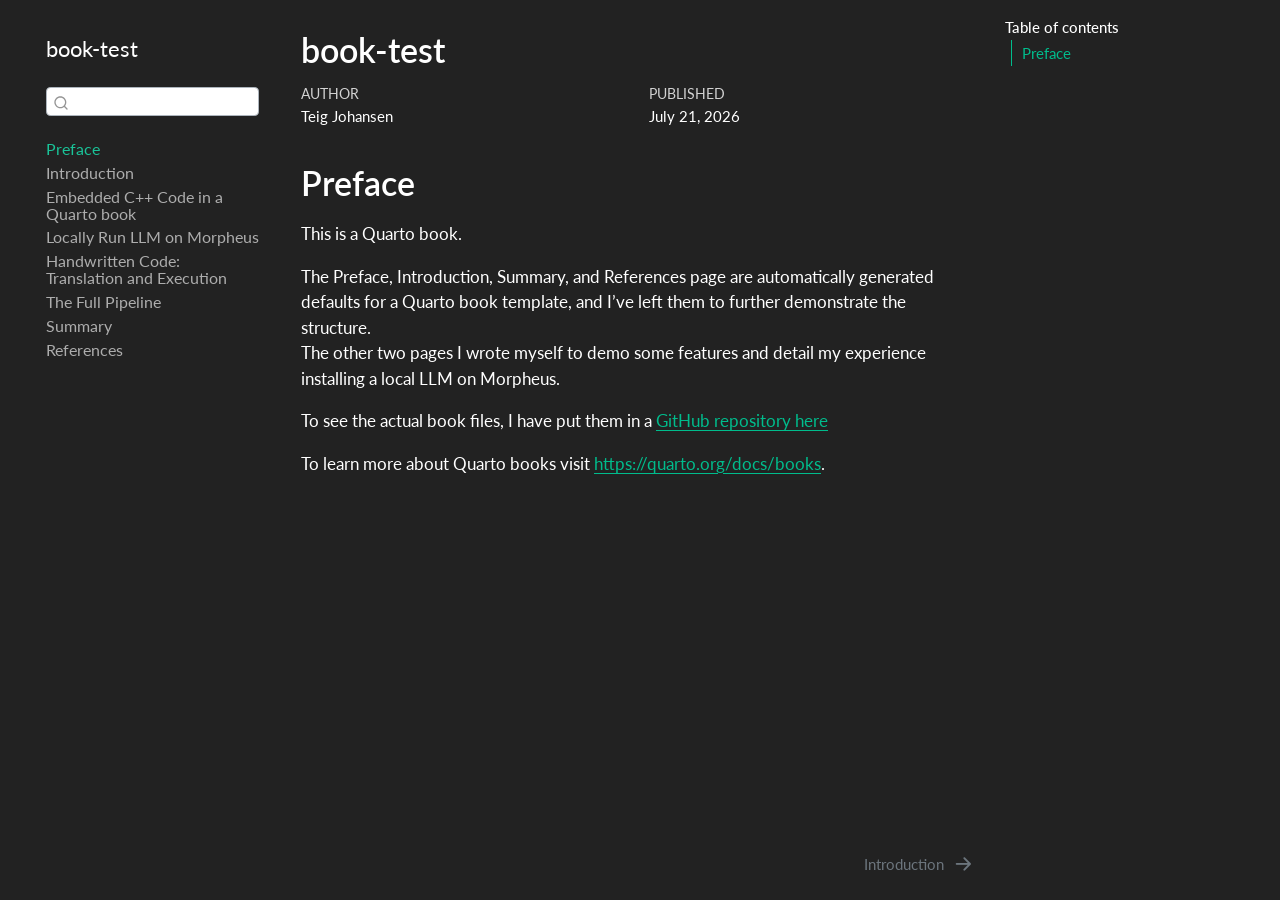
<file: _book/index.html>
<!DOCTYPE html>
<html xmlns="http://www.w3.org/1999/xhtml" lang="en" xml:lang="en"><head>

<meta charset="utf-8">
<meta name="generator" content="quarto-1.9.37">

<meta name="viewport" content="width=device-width, initial-scale=1.0, user-scalable=yes">

<meta name="author" content="Teig Johansen">
<meta name="dcterms.date" content="2026-07-21">

<title>book-test</title>
<style>
/* Default styles provided by pandoc.
** See https://pandoc.org/MANUAL.html#variables-for-html for config info.
*/
code{white-space: pre-wrap;}
span.smallcaps{font-variant: small-caps;}
div.columns{display: flex; gap: min(4vw, 1.5em);}
div.column{flex: auto; overflow-x: auto;}
div.hanging-indent{margin-left: 1.5em; text-indent: -1.5em;}
ul.task-list{list-style: none;}
ul.task-list li input[type="checkbox"] {
  width: 0.8em;
  margin: 0 0.8em 0.2em -1em; /* quarto-specific, see https://github.com/quarto-dev/quarto-cli/issues/4556 */ 
  vertical-align: middle;
}
</style>


<script src="site_libs/quarto-nav/quarto-nav.js"></script>
<script src="site_libs/quarto-nav/headroom.min.js"></script>
<script src="site_libs/clipboard/clipboard.min.js"></script>
<script src="site_libs/quarto-search/autocomplete.umd.js"></script>
<script src="site_libs/quarto-search/fuse.min.js"></script>
<script src="site_libs/quarto-search/quarto-search.js"></script>
<meta name="quarto:offset" content="./">
<link href="./intro.html" rel="next">
<script src="site_libs/quarto-html/quarto.js" type="module"></script>
<script src="site_libs/quarto-html/tabsets/tabsets.js" type="module"></script>
<script src="site_libs/quarto-html/popper.min.js"></script>
<script src="site_libs/quarto-html/tippy.umd.min.js"></script>
<script src="site_libs/quarto-html/anchor.min.js"></script>
<link href="site_libs/quarto-html/tippy.css" rel="stylesheet">
<link href="site_libs/quarto-html/quarto-syntax-highlighting-dark-d0ae9245876894da5ac7e18953ecc5cc.css" rel="stylesheet" id="quarto-text-highlighting-styles">
<script src="site_libs/bootstrap/bootstrap.min.js"></script>
<link href="site_libs/bootstrap/bootstrap-icons.css" rel="stylesheet">
<link href="site_libs/bootstrap/bootstrap-ebbe2af21149f8b601cc8cccd0f7b055.min.css" rel="stylesheet" append-hash="true" id="quarto-bootstrap" data-mode="dark">
<script id="quarto-search-options" type="application/json">{
  "location": "sidebar",
  "copy-button": false,
  "collapse-after": 3,
  "panel-placement": "start",
  "type": "textbox",
  "limit": 50,
  "keyboard-shortcut": [
    "f",
    "/",
    "s"
  ],
  "show-item-context": false,
  "language": {
    "search-no-results-text": "No results",
    "search-matching-documents-text": "matching documents",
    "search-copy-link-title": "Copy link to search",
    "search-hide-matches-text": "Hide additional matches",
    "search-more-match-text": "more match in this document",
    "search-more-matches-text": "more matches in this document",
    "search-clear-button-title": "Clear",
    "search-text-placeholder": "",
    "search-detached-cancel-button-title": "Cancel",
    "search-submit-button-title": "Submit",
    "search-label": "Search"
  }
}</script>


</head>

<body class="nav-sidebar floating quarto-light">

<div id="quarto-search-results"></div>
  <header id="quarto-header" class="headroom fixed-top">
  <nav class="quarto-secondary-nav">
    <div class="container-fluid d-flex">
      <button type="button" class="quarto-btn-toggle btn" data-bs-toggle="collapse" role="button" data-bs-target=".quarto-sidebar-collapse-item" aria-controls="quarto-sidebar" aria-expanded="false" aria-label="Toggle sidebar navigation" onclick="if (window.quartoToggleHeadroom) { window.quartoToggleHeadroom(); }">
        <i class="bi bi-layout-text-sidebar-reverse"></i>
      </button>
        <nav class="quarto-page-breadcrumbs" aria-label="breadcrumb"><ol class="breadcrumb"><li class="breadcrumb-item"><a href="./index.html">Preface</a></li></ol></nav>
        <a class="flex-grow-1" role="navigation" data-bs-toggle="collapse" data-bs-target=".quarto-sidebar-collapse-item" aria-controls="quarto-sidebar" aria-expanded="false" aria-label="Toggle sidebar navigation" onclick="if (window.quartoToggleHeadroom) { window.quartoToggleHeadroom(); }">      
        </a>
      <button type="button" class="btn quarto-search-button" aria-label="Search" onclick="window.quartoOpenSearch();">
        <i class="bi bi-search"></i>
      </button>
    </div>
  </nav>
</header>
<!-- content -->
<div id="quarto-content" class="quarto-container page-columns page-rows-contents page-layout-article">
<!-- sidebar -->
  <nav id="quarto-sidebar" class="sidebar collapse collapse-horizontal quarto-sidebar-collapse-item sidebar-navigation floating overflow-auto">
    <div class="pt-lg-2 mt-2 text-left sidebar-header">
    <div class="sidebar-title mb-0 py-0">
      <a href="./">book-test</a> 
    </div>
      </div>
        <div class="mt-2 flex-shrink-0 align-items-center">
        <div class="sidebar-search">
        <div id="quarto-search" class="" title="Search"></div>
        </div>
        </div>
    <div class="sidebar-menu-container"> 
    <ul class="list-unstyled mt-1">
        <li class="sidebar-item">
  <div class="sidebar-item-container"> 
  <a href="./index.html" class="sidebar-item-text sidebar-link active">
 <span class="menu-text">Preface</span></a>
  </div>
</li>
        <li class="sidebar-item">
  <div class="sidebar-item-container"> 
  <a href="./intro.html" class="sidebar-item-text sidebar-link">
 <span class="menu-text">Introduction</span></a>
  </div>
</li>
        <li class="sidebar-item">
  <div class="sidebar-item-container"> 
  <a href="./embedded-cpp-demo.html" class="sidebar-item-text sidebar-link">
 <span class="menu-text">Embedded C++ Code in a Quarto book</span></a>
  </div>
</li>
        <li class="sidebar-item">
  <div class="sidebar-item-container"> 
  <a href="./local-llm-morpheus-install.html" class="sidebar-item-text sidebar-link">
 <span class="menu-text">Locally Run LLM on Morpheus</span></a>
  </div>
</li>
        <li class="sidebar-item">
  <div class="sidebar-item-container"> 
  <a href="./handwriting-to-code.html" class="sidebar-item-text sidebar-link">
 <span class="menu-text">Handwritten Code: Translation and Execution</span></a>
  </div>
</li>
        <li class="sidebar-item">
  <div class="sidebar-item-container"> 
  <a href="./handwritten-code-pipeline.html" class="sidebar-item-text sidebar-link">
 <span class="menu-text">The Full Pipeline</span></a>
  </div>
</li>
        <li class="sidebar-item">
  <div class="sidebar-item-container"> 
  <a href="./summary.html" class="sidebar-item-text sidebar-link">
 <span class="menu-text">Summary</span></a>
  </div>
</li>
        <li class="sidebar-item">
  <div class="sidebar-item-container"> 
  <a href="./references.html" class="sidebar-item-text sidebar-link">
 <span class="menu-text">References</span></a>
  </div>
</li>
    </ul>
    </div>
</nav>
<div id="quarto-sidebar-glass" class="quarto-sidebar-collapse-item" data-bs-toggle="collapse" data-bs-target=".quarto-sidebar-collapse-item"></div>
<!-- margin-sidebar -->
    <div id="quarto-margin-sidebar" class="sidebar margin-sidebar">
        <nav id="TOC" role="doc-toc" class="toc-active">
    <h2 id="toc-title">Table of contents</h2>
   
  <ul>
  <li><a href="#preface" id="toc-preface" class="nav-link active" data-scroll-target="#preface">Preface</a></li>
  </ul>
</nav>
    </div>
<!-- main -->
<main class="content" id="quarto-document-content">

<header id="title-block-header" class="quarto-title-block default">
<div class="quarto-title">
<h1 class="title">book-test</h1>
</div>



<div class="quarto-title-meta">

    <div>
    <div class="quarto-title-meta-heading">Author</div>
    <div class="quarto-title-meta-contents">
             <p>Teig Johansen </p>
          </div>
  </div>
    
    <div>
    <div class="quarto-title-meta-heading">Published</div>
    <div class="quarto-title-meta-contents">
      <p class="date">July 21, 2026</p>
    </div>
  </div>
  
    
  </div>
  


</header>


<section id="preface" class="level1 unnumbered">
<h1 class="unnumbered">Preface</h1>
<p>This is a Quarto book.</p>
<p>The Preface, Introduction, Summary, and References page are automatically generated defaults for a Quarto book template, and I’ve left them to further demonstrate the structure.<br>
The other two pages I wrote myself to demo some features and detail my experience installing a local LLM on Morpheus.</p>
<p>To see the actual book files, I have put them in a <a href="https://github.com/teigJ/quarto-book-demo.git">GitHub repository here</a></p>
<p>To learn more about Quarto books visit <a href="https://quarto.org/docs/books" class="uri">https://quarto.org/docs/books</a>.</p>


</section>

</main> <!-- /main -->
<script id="quarto-html-after-body" type="application/javascript">
  window.document.addEventListener("DOMContentLoaded", function (event) {
    const icon = "";
    const anchorJS = new window.AnchorJS();
    anchorJS.options = {
      placement: 'right',
      icon: icon
    };
    anchorJS.add('.anchored');
    const isCodeAnnotation = (el) => {
      for (const clz of el.classList) {
        if (clz.startsWith('code-annotation-')) {                     
          return true;
        }
      }
      return false;
    }
    const onCopySuccess = function(e) {
      // button target
      const button = e.trigger;
      // don't keep focus
      button.blur();
      // flash "checked"
      button.classList.add('code-copy-button-checked');
      var currentTitle = button.getAttribute("title");
      button.setAttribute("title", "Copied!");
      let tooltip;
      if (window.bootstrap) {
        button.setAttribute("data-bs-toggle", "tooltip");
        button.setAttribute("data-bs-placement", "left");
        button.setAttribute("data-bs-title", "Copied!");
        tooltip = new bootstrap.Tooltip(button, 
          { trigger: "manual", 
            customClass: "code-copy-button-tooltip",
            offset: [0, -8]});
        tooltip.show();    
      }
      setTimeout(function() {
        if (tooltip) {
          tooltip.hide();
          button.removeAttribute("data-bs-title");
          button.removeAttribute("data-bs-toggle");
          button.removeAttribute("data-bs-placement");
        }
        button.setAttribute("title", currentTitle);
        button.classList.remove('code-copy-button-checked');
      }, 1000);
      // clear code selection
      e.clearSelection();
    }
    const getTextToCopy = function(trigger) {
      const outerScaffold = trigger.parentElement.cloneNode(true);
      const codeEl = outerScaffold.querySelector('code');
      for (const childEl of codeEl.children) {
        if (isCodeAnnotation(childEl)) {
          childEl.remove();
        }
      }
      return codeEl.innerText;
    }
    const clipboard = new window.ClipboardJS('.code-copy-button:not([data-in-quarto-modal])', {
      text: getTextToCopy
    });
    clipboard.on('success', onCopySuccess);
    if (window.document.getElementById('quarto-embedded-source-code-modal')) {
      const clipboardModal = new window.ClipboardJS('.code-copy-button[data-in-quarto-modal]', {
        text: getTextToCopy,
        container: window.document.getElementById('quarto-embedded-source-code-modal')
      });
      clipboardModal.on('success', onCopySuccess);
    }
      var localhostRegex = new RegExp(/^(?:http|https):\/\/localhost\:?[0-9]*\//);
      var mailtoRegex = new RegExp(/^mailto:/);
        var filterRegex = new RegExp('/' + window.location.host + '/');
      var isInternal = (href) => {
          return filterRegex.test(href) || localhostRegex.test(href) || mailtoRegex.test(href);
      }
      // Inspect non-navigation links and adorn them if external
     var links = window.document.querySelectorAll('a[href]:not(.nav-link):not(.navbar-brand):not(.toc-action):not(.sidebar-link):not(.sidebar-item-toggle):not(.pagination-link):not(.no-external):not([aria-hidden]):not(.dropdown-item):not(.quarto-navigation-tool):not(.about-link)');
      for (var i=0; i<links.length; i++) {
        const link = links[i];
        if (!isInternal(link.href)) {
          // undo the damage that might have been done by quarto-nav.js in the case of
          // links that we want to consider external
          if (link.dataset.originalHref !== undefined) {
            link.href = link.dataset.originalHref;
          }
        }
      }
    function tippyHover(el, contentFn, onTriggerFn, onUntriggerFn) {
      const config = {
        allowHTML: true,
        maxWidth: 500,
        delay: 100,
        arrow: false,
        appendTo: function(el) {
            return el.parentElement;
        },
        interactive: true,
        interactiveBorder: 10,
        theme: 'quarto',
        placement: 'bottom-start',
      };
      if (contentFn) {
        config.content = contentFn;
      }
      if (onTriggerFn) {
        config.onTrigger = onTriggerFn;
      }
      if (onUntriggerFn) {
        config.onUntrigger = onUntriggerFn;
      }
      window.tippy(el, config); 
    }
    const noterefs = window.document.querySelectorAll('a[role="doc-noteref"]');
    for (var i=0; i<noterefs.length; i++) {
      const ref = noterefs[i];
      tippyHover(ref, function() {
        // use id or data attribute instead here
        let href = ref.getAttribute('data-footnote-href') || ref.getAttribute('href');
        try { href = new URL(href).hash; } catch {}
        const id = href.replace(/^#\/?/, "");
        const note = window.document.getElementById(id);
        if (note) {
          return note.innerHTML;
        } else {
          return "";
        }
      });
    }
    const xrefs = window.document.querySelectorAll('a.quarto-xref');
    const processXRef = (id, note) => {
      // Strip column container classes
      const stripColumnClz = (el) => {
        el.classList.remove("page-full", "page-columns");
        if (el.children) {
          for (const child of el.children) {
            stripColumnClz(child);
          }
        }
      }
      stripColumnClz(note)
      if (id === null || id.startsWith('sec-')) {
        // Special case sections, only their first couple elements
        const container = document.createElement("div");
        if (note.children && note.children.length > 2) {
          container.appendChild(note.children[0].cloneNode(true));
          for (let i = 1; i < note.children.length; i++) {
            const child = note.children[i];
            if (child.tagName === "P" && child.innerText === "") {
              continue;
            } else {
              container.appendChild(child.cloneNode(true));
              break;
            }
          }
          if (window.Quarto?.typesetMath) {
            window.Quarto.typesetMath(container);
          }
          return container.innerHTML
        } else {
          if (window.Quarto?.typesetMath) {
            window.Quarto.typesetMath(note);
          }
          return note.innerHTML;
        }
      } else {
        // Remove any anchor links if they are present
        const anchorLink = note.querySelector('a.anchorjs-link');
        if (anchorLink) {
          anchorLink.remove();
        }
        if (window.Quarto?.typesetMath) {
          window.Quarto.typesetMath(note);
        }
        if (note.classList.contains("callout")) {
          return note.outerHTML;
        } else {
          return note.innerHTML;
        }
      }
    }
    for (var i=0; i<xrefs.length; i++) {
      const xref = xrefs[i];
      tippyHover(xref, undefined, function(instance) {
        instance.disable();
        let url = xref.getAttribute('href');
        let hash = undefined; 
        if (url.startsWith('#')) {
          hash = url;
        } else {
          try { hash = new URL(url).hash; } catch {}
        }
        if (hash) {
          const id = hash.replace(/^#\/?/, "");
          const note = window.document.getElementById(id);
          if (note !== null) {
            try {
              const html = processXRef(id, note.cloneNode(true));
              instance.setContent(html);
            } finally {
              instance.enable();
              instance.show();
            }
          } else {
            // See if we can fetch this
            fetch(url.split('#')[0])
            .then(res => res.text())
            .then(html => {
              const parser = new DOMParser();
              const htmlDoc = parser.parseFromString(html, "text/html");
              const note = htmlDoc.getElementById(id);
              if (note !== null) {
                const html = processXRef(id, note);
                instance.setContent(html);
              } 
            }).finally(() => {
              instance.enable();
              instance.show();
            });
          }
        } else {
          // See if we can fetch a full url (with no hash to target)
          // This is a special case and we should probably do some content thinning / targeting
          fetch(url)
          .then(res => res.text())
          .then(html => {
            const parser = new DOMParser();
            const htmlDoc = parser.parseFromString(html, "text/html");
            const note = htmlDoc.querySelector('main.content');
            if (note !== null) {
              // This should only happen for chapter cross references
              // (since there is no id in the URL)
              // remove the first header
              if (note.children.length > 0 && note.children[0].tagName === "HEADER") {
                note.children[0].remove();
              }
              const html = processXRef(null, note);
              instance.setContent(html);
            } 
          }).finally(() => {
            instance.enable();
            instance.show();
          });
        }
      }, function(instance) {
      });
    }
        let selectedAnnoteEl;
        const selectorForAnnotation = ( cell, annotation) => {
          let cellAttr = 'data-code-cell="' + cell + '"';
          let lineAttr = 'data-code-annotation="' +  annotation + '"';
          const selector = 'span[' + cellAttr + '][' + lineAttr + ']';
          return selector;
        }
        const selectCodeLines = (annoteEl) => {
          const doc = window.document;
          const targetCell = annoteEl.getAttribute("data-target-cell");
          const targetAnnotation = annoteEl.getAttribute("data-target-annotation");
          const annoteSpan = window.document.querySelector(selectorForAnnotation(targetCell, targetAnnotation));
          const lines = annoteSpan.getAttribute("data-code-lines").split(",");
          const lineIds = lines.map((line) => {
            return targetCell + "-" + line;
          })
          let top = null;
          let height = null;
          let parent = null;
          if (lineIds.length > 0) {
              //compute the position of the single el (top and bottom and make a div)
              const el = window.document.getElementById(lineIds[0]);
              top = el.offsetTop;
              height = el.offsetHeight;
              parent = el.parentElement.parentElement;
            if (lineIds.length > 1) {
              const lastEl = window.document.getElementById(lineIds[lineIds.length - 1]);
              const bottom = lastEl.offsetTop + lastEl.offsetHeight;
              height = bottom - top;
            }
            if (top !== null && height !== null && parent !== null) {
              // cook up a div (if necessary) and position it 
              let div = window.document.getElementById("code-annotation-line-highlight");
              if (div === null) {
                div = window.document.createElement("div");
                div.setAttribute("id", "code-annotation-line-highlight");
                div.style.position = 'absolute';
                parent.appendChild(div);
              }
              div.style.top = top - 2 + "px";
              div.style.height = height + 4 + "px";
              div.style.left = 0;
              let gutterDiv = window.document.getElementById("code-annotation-line-highlight-gutter");
              if (gutterDiv === null) {
                gutterDiv = window.document.createElement("div");
                gutterDiv.setAttribute("id", "code-annotation-line-highlight-gutter");
                gutterDiv.style.position = 'absolute';
                const codeCell = window.document.getElementById(targetCell);
                const gutter = codeCell.querySelector('.code-annotation-gutter');
                gutter.appendChild(gutterDiv);
              }
              gutterDiv.style.top = top - 2 + "px";
              gutterDiv.style.height = height + 4 + "px";
            }
            selectedAnnoteEl = annoteEl;
          }
        };
        const unselectCodeLines = () => {
          const elementsIds = ["code-annotation-line-highlight", "code-annotation-line-highlight-gutter"];
          elementsIds.forEach((elId) => {
            const div = window.document.getElementById(elId);
            if (div) {
              div.remove();
            }
          });
          selectedAnnoteEl = undefined;
        };
          // Handle positioning of the toggle
      window.addEventListener(
        "resize",
        throttle(() => {
          elRect = undefined;
          if (selectedAnnoteEl) {
            selectCodeLines(selectedAnnoteEl);
          }
        }, 10)
      );
      function throttle(fn, ms) {
      let throttle = false;
      let timer;
        return (...args) => {
          if(!throttle) { // first call gets through
              fn.apply(this, args);
              throttle = true;
          } else { // all the others get throttled
              if(timer) clearTimeout(timer); // cancel #2
              timer = setTimeout(() => {
                fn.apply(this, args);
                timer = throttle = false;
              }, ms);
          }
        };
      }
        // Attach click handler to the DT
        const annoteDls = window.document.querySelectorAll('dt[data-target-cell]');
        for (const annoteDlNode of annoteDls) {
          annoteDlNode.addEventListener('click', (event) => {
            const clickedEl = event.target;
            if (clickedEl !== selectedAnnoteEl) {
              unselectCodeLines();
              const activeEl = window.document.querySelector('dt[data-target-cell].code-annotation-active');
              if (activeEl) {
                activeEl.classList.remove('code-annotation-active');
              }
              selectCodeLines(clickedEl);
              clickedEl.classList.add('code-annotation-active');
            } else {
              // Unselect the line
              unselectCodeLines();
              clickedEl.classList.remove('code-annotation-active');
            }
          });
        }
    const findCites = (el) => {
      const parentEl = el.parentElement;
      if (parentEl) {
        const cites = parentEl.dataset.cites;
        if (cites) {
          return {
            el,
            cites: cites.split(' ')
          };
        } else {
          return findCites(el.parentElement)
        }
      } else {
        return undefined;
      }
    };
    var bibliorefs = window.document.querySelectorAll('a[role="doc-biblioref"]');
    for (var i=0; i<bibliorefs.length; i++) {
      const ref = bibliorefs[i];
      const citeInfo = findCites(ref);
      if (citeInfo) {
        tippyHover(citeInfo.el, function() {
          var popup = window.document.createElement('div');
          citeInfo.cites.forEach(function(cite) {
            var citeDiv = window.document.createElement('div');
            citeDiv.classList.add('hanging-indent');
            citeDiv.classList.add('csl-entry');
            var biblioDiv = window.document.getElementById('ref-' + cite);
            if (biblioDiv) {
              citeDiv.innerHTML = biblioDiv.innerHTML;
            }
            popup.appendChild(citeDiv);
          });
          return popup.innerHTML;
        });
      }
    }
  });
  </script>
<nav class="page-navigation">
  <div class="nav-page nav-page-previous">
  </div>
  <div class="nav-page nav-page-next">
      <a href="./intro.html" class="pagination-link" aria-label="Introduction">
        <span class="nav-page-text">Introduction</span> <i class="bi bi-arrow-right-short"></i>
      </a>
  </div>
</nav>
</div> <!-- /content -->




</body></html>
</file>
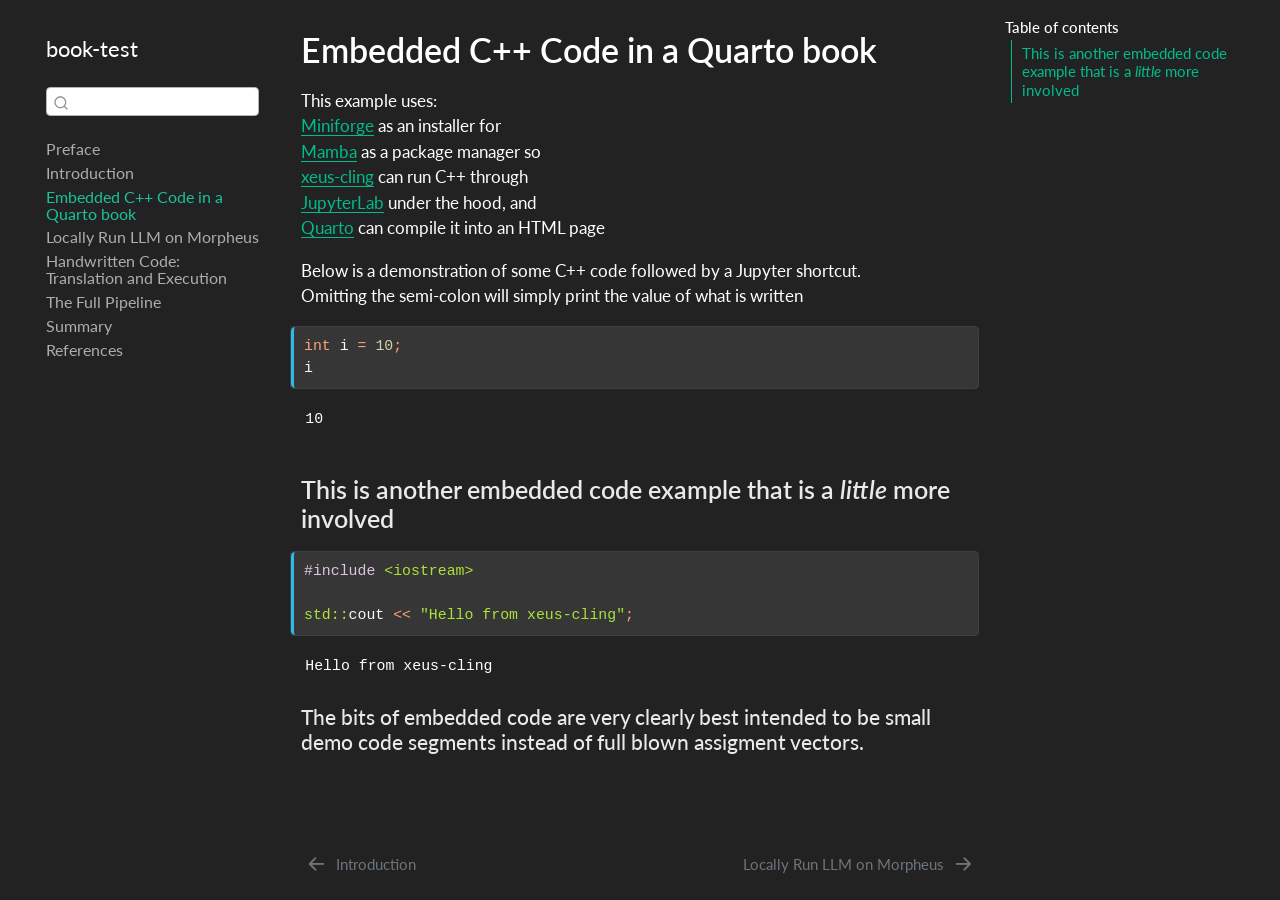
<file: _book/embedded-cpp-demo.html>
<!DOCTYPE html>
<html xmlns="http://www.w3.org/1999/xhtml" lang="en" xml:lang="en"><head>

<meta charset="utf-8">
<meta name="generator" content="quarto-1.9.37">

<meta name="viewport" content="width=device-width, initial-scale=1.0, user-scalable=yes">


<title>Embedded C++ Code in a Quarto book – book-test</title>
<style>
/* Default styles provided by pandoc.
** See https://pandoc.org/MANUAL.html#variables-for-html for config info.
*/
code{white-space: pre-wrap;}
span.smallcaps{font-variant: small-caps;}
div.columns{display: flex; gap: min(4vw, 1.5em);}
div.column{flex: auto; overflow-x: auto;}
div.hanging-indent{margin-left: 1.5em; text-indent: -1.5em;}
ul.task-list{list-style: none;}
ul.task-list li input[type="checkbox"] {
  width: 0.8em;
  margin: 0 0.8em 0.2em -1em; /* quarto-specific, see https://github.com/quarto-dev/quarto-cli/issues/4556 */ 
  vertical-align: middle;
}
/* CSS for syntax highlighting */
html { -webkit-text-size-adjust: 100%; }
pre > code.sourceCode { white-space: pre; position: relative; }
pre > code.sourceCode > span { display: inline-block; line-height: 1.25; }
pre > code.sourceCode > span:empty { height: 1.2em; }
.sourceCode { overflow: visible; }
code.sourceCode > span { color: inherit; text-decoration: inherit; }
div.sourceCode { margin: 1em 0; }
pre.sourceCode { margin: 0; }
@media screen {
div.sourceCode { overflow: auto; }
}
@media print {
pre > code.sourceCode { white-space: pre-wrap; }
pre > code.sourceCode > span { text-indent: -5em; padding-left: 5em; }
}
pre.numberSource code
  { counter-reset: source-line 0; }
pre.numberSource code > span
  { position: relative; left: -4em; counter-increment: source-line; }
pre.numberSource code > span > a:first-child::before
  { content: counter(source-line);
    position: relative; left: -1em; text-align: right; vertical-align: baseline;
    border: none; display: inline-block;
    -webkit-touch-callout: none; -webkit-user-select: none;
    -khtml-user-select: none; -moz-user-select: none;
    -ms-user-select: none; user-select: none;
    padding: 0 4px; width: 4em;
  }
pre.numberSource { margin-left: 3em;  padding-left: 4px; }
div.sourceCode
  {   }
@media screen {
pre > code.sourceCode > span > a:first-child::before { text-decoration: underline; }
}
</style>


<script src="site_libs/quarto-nav/quarto-nav.js"></script>
<script src="site_libs/quarto-nav/headroom.min.js"></script>
<script src="site_libs/clipboard/clipboard.min.js"></script>
<script src="site_libs/quarto-search/autocomplete.umd.js"></script>
<script src="site_libs/quarto-search/fuse.min.js"></script>
<script src="site_libs/quarto-search/quarto-search.js"></script>
<meta name="quarto:offset" content="./">
<link href="./local-llm-morpheus-install.html" rel="next">
<link href="./intro.html" rel="prev">
<script src="site_libs/quarto-html/quarto.js" type="module"></script>
<script src="site_libs/quarto-html/tabsets/tabsets.js" type="module"></script>
<script src="site_libs/quarto-html/popper.min.js"></script>
<script src="site_libs/quarto-html/tippy.umd.min.js"></script>
<script src="site_libs/quarto-html/anchor.min.js"></script>
<link href="site_libs/quarto-html/tippy.css" rel="stylesheet">
<link href="site_libs/quarto-html/quarto-syntax-highlighting-dark-d0ae9245876894da5ac7e18953ecc5cc.css" rel="stylesheet" id="quarto-text-highlighting-styles">
<script src="site_libs/bootstrap/bootstrap.min.js"></script>
<link href="site_libs/bootstrap/bootstrap-icons.css" rel="stylesheet">
<link href="site_libs/bootstrap/bootstrap-ebbe2af21149f8b601cc8cccd0f7b055.min.css" rel="stylesheet" append-hash="true" id="quarto-bootstrap" data-mode="dark">
<script id="quarto-search-options" type="application/json">{
  "location": "sidebar",
  "copy-button": false,
  "collapse-after": 3,
  "panel-placement": "start",
  "type": "textbox",
  "limit": 50,
  "keyboard-shortcut": [
    "f",
    "/",
    "s"
  ],
  "show-item-context": false,
  "language": {
    "search-no-results-text": "No results",
    "search-matching-documents-text": "matching documents",
    "search-copy-link-title": "Copy link to search",
    "search-hide-matches-text": "Hide additional matches",
    "search-more-match-text": "more match in this document",
    "search-more-matches-text": "more matches in this document",
    "search-clear-button-title": "Clear",
    "search-text-placeholder": "",
    "search-detached-cancel-button-title": "Cancel",
    "search-submit-button-title": "Submit",
    "search-label": "Search"
  }
}</script>


</head>

<body class="nav-sidebar floating quarto-light">

<div id="quarto-search-results"></div>
  <header id="quarto-header" class="headroom fixed-top">
  <nav class="quarto-secondary-nav">
    <div class="container-fluid d-flex">
      <button type="button" class="quarto-btn-toggle btn" data-bs-toggle="collapse" role="button" data-bs-target=".quarto-sidebar-collapse-item" aria-controls="quarto-sidebar" aria-expanded="false" aria-label="Toggle sidebar navigation" onclick="if (window.quartoToggleHeadroom) { window.quartoToggleHeadroom(); }">
        <i class="bi bi-layout-text-sidebar-reverse"></i>
      </button>
        <nav class="quarto-page-breadcrumbs" aria-label="breadcrumb"><ol class="breadcrumb"><li class="breadcrumb-item"><a href="./embedded-cpp-demo.html">Embedded C++ Code in a Quarto book</a></li></ol></nav>
        <a class="flex-grow-1" role="navigation" data-bs-toggle="collapse" data-bs-target=".quarto-sidebar-collapse-item" aria-controls="quarto-sidebar" aria-expanded="false" aria-label="Toggle sidebar navigation" onclick="if (window.quartoToggleHeadroom) { window.quartoToggleHeadroom(); }">      
        </a>
      <button type="button" class="btn quarto-search-button" aria-label="Search" onclick="window.quartoOpenSearch();">
        <i class="bi bi-search"></i>
      </button>
    </div>
  </nav>
</header>
<!-- content -->
<div id="quarto-content" class="quarto-container page-columns page-rows-contents page-layout-article">
<!-- sidebar -->
  <nav id="quarto-sidebar" class="sidebar collapse collapse-horizontal quarto-sidebar-collapse-item sidebar-navigation floating overflow-auto">
    <div class="pt-lg-2 mt-2 text-left sidebar-header">
    <div class="sidebar-title mb-0 py-0">
      <a href="./">book-test</a> 
    </div>
      </div>
        <div class="mt-2 flex-shrink-0 align-items-center">
        <div class="sidebar-search">
        <div id="quarto-search" class="" title="Search"></div>
        </div>
        </div>
    <div class="sidebar-menu-container"> 
    <ul class="list-unstyled mt-1">
        <li class="sidebar-item">
  <div class="sidebar-item-container"> 
  <a href="./index.html" class="sidebar-item-text sidebar-link">
 <span class="menu-text">Preface</span></a>
  </div>
</li>
        <li class="sidebar-item">
  <div class="sidebar-item-container"> 
  <a href="./intro.html" class="sidebar-item-text sidebar-link">
 <span class="menu-text">Introduction</span></a>
  </div>
</li>
        <li class="sidebar-item">
  <div class="sidebar-item-container"> 
  <a href="./embedded-cpp-demo.html" class="sidebar-item-text sidebar-link active">
 <span class="menu-text">Embedded C++ Code in a Quarto book</span></a>
  </div>
</li>
        <li class="sidebar-item">
  <div class="sidebar-item-container"> 
  <a href="./local-llm-morpheus-install.html" class="sidebar-item-text sidebar-link">
 <span class="menu-text">Locally Run LLM on Morpheus</span></a>
  </div>
</li>
        <li class="sidebar-item">
  <div class="sidebar-item-container"> 
  <a href="./handwriting-to-code.html" class="sidebar-item-text sidebar-link">
 <span class="menu-text">Handwritten Code: Translation and Execution</span></a>
  </div>
</li>
        <li class="sidebar-item">
  <div class="sidebar-item-container"> 
  <a href="./handwritten-code-pipeline.html" class="sidebar-item-text sidebar-link">
 <span class="menu-text">The Full Pipeline</span></a>
  </div>
</li>
        <li class="sidebar-item">
  <div class="sidebar-item-container"> 
  <a href="./summary.html" class="sidebar-item-text sidebar-link">
 <span class="menu-text">Summary</span></a>
  </div>
</li>
        <li class="sidebar-item">
  <div class="sidebar-item-container"> 
  <a href="./references.html" class="sidebar-item-text sidebar-link">
 <span class="menu-text">References</span></a>
  </div>
</li>
    </ul>
    </div>
</nav>
<div id="quarto-sidebar-glass" class="quarto-sidebar-collapse-item" data-bs-toggle="collapse" data-bs-target=".quarto-sidebar-collapse-item"></div>
<!-- margin-sidebar -->
    <div id="quarto-margin-sidebar" class="sidebar margin-sidebar">
        <nav id="TOC" role="doc-toc" class="toc-active">
    <h2 id="toc-title">Table of contents</h2>
   
  <ul>
  <li><a href="#this-is-another-embedded-code-example-that-is-a-little-more-involved" id="toc-this-is-another-embedded-code-example-that-is-a-little-more-involved" class="nav-link active" data-scroll-target="#this-is-another-embedded-code-example-that-is-a-little-more-involved">This is another embedded code example that is a <em>little</em> more involved</a></li>
  </ul>
</nav>
    </div>
<!-- main -->
<main class="content" id="quarto-document-content">

<header id="title-block-header" class="quarto-title-block default">
<div class="quarto-title">
<h1 class="title">Embedded C++ Code in a Quarto book</h1>
</div>



<div class="quarto-title-meta">

    
  
    
  </div>
  


</header>


<p>This example uses:<br>
<a href="https://github.com/conda-forge/miniforge">Miniforge</a> as an installer for<br>
<a href="https://github.com/mamba-org/mamba">Mamba</a> as a package manager so<br>
<a href="https://github.com/jupyter-xeus/xeus-cling">xeus-cling</a> can run C++ through<br>
<a href="https://github.com/jupyterlab/jupyterlab">JupyterLab</a> under the hood, and<br>
<a href="https://github.com/quarto-dev">Quarto</a> can compile it into an HTML page</p>
<p>Below is a demonstration of some C++ code followed by a Jupyter shortcut.<br>
Omitting the semi-colon will simply print the value of what is written</p>
<div id="169fa875" class="cell" data-execution_count="1">
<div class="code-copy-outer-scaffold"><div class="sourceCode cell-code" id="cb1"><pre class="sourceCode cpp code-with-copy"><code class="sourceCode cpp"><span id="cb1-1"><a href="#cb1-1" aria-hidden="true" tabindex="-1"></a><span class="dt">int</span> i <span class="op">=</span> <span class="dv">10</span><span class="op">;</span></span>
<span id="cb1-2"><a href="#cb1-2" aria-hidden="true" tabindex="-1"></a>i</span></code></pre></div><button title="Copy to Clipboard" class="code-copy-button"><i class="bi"></i></button></div>
<div class="cell-output cell-output-display" data-execution_count="1">
<pre><code>10</code></pre>
</div>
</div>
<section id="this-is-another-embedded-code-example-that-is-a-little-more-involved" class="level3">
<h3 class="anchored" data-anchor-id="this-is-another-embedded-code-example-that-is-a-little-more-involved">This is another embedded code example that is a <em>little</em> more involved</h3>
<div id="90bca67c" class="cell" data-execution_count="2">
<div class="code-copy-outer-scaffold"><div class="sourceCode cell-code" id="cb3"><pre class="sourceCode cpp code-with-copy"><code class="sourceCode cpp"><span id="cb3-1"><a href="#cb3-1" aria-hidden="true" tabindex="-1"></a><span class="pp">#include </span><span class="im">&lt;iostream&gt;</span></span>
<span id="cb3-2"><a href="#cb3-2" aria-hidden="true" tabindex="-1"></a></span>
<span id="cb3-3"><a href="#cb3-3" aria-hidden="true" tabindex="-1"></a><span class="bu">std::</span>cout <span class="op">&lt;&lt;</span> <span class="st">"Hello from xeus-cling"</span><span class="op">;</span></span></code></pre></div><button title="Copy to Clipboard" class="code-copy-button"><i class="bi"></i></button></div>
<div class="cell-output cell-output-stdout">
<pre><code>Hello from xeus-cling</code></pre>
</div>
</div>
<section id="the-bits-of-embedded-code-are-very-clearly-best-intended-to-be-small-demo-code-segments-instead-of-full-blown-assigment-vectors." class="level4">
<h4 class="anchored" data-anchor-id="the-bits-of-embedded-code-are-very-clearly-best-intended-to-be-small-demo-code-segments-instead-of-full-blown-assigment-vectors.">The bits of embedded code are very clearly best intended to be small demo code segments instead of full blown assigment vectors.</h4>


</section>
</section>

</main> <!-- /main -->
<script id="quarto-html-after-body" type="application/javascript">
  window.document.addEventListener("DOMContentLoaded", function (event) {
    const icon = "";
    const anchorJS = new window.AnchorJS();
    anchorJS.options = {
      placement: 'right',
      icon: icon
    };
    anchorJS.add('.anchored');
    const isCodeAnnotation = (el) => {
      for (const clz of el.classList) {
        if (clz.startsWith('code-annotation-')) {                     
          return true;
        }
      }
      return false;
    }
    const onCopySuccess = function(e) {
      // button target
      const button = e.trigger;
      // don't keep focus
      button.blur();
      // flash "checked"
      button.classList.add('code-copy-button-checked');
      var currentTitle = button.getAttribute("title");
      button.setAttribute("title", "Copied!");
      let tooltip;
      if (window.bootstrap) {
        button.setAttribute("data-bs-toggle", "tooltip");
        button.setAttribute("data-bs-placement", "left");
        button.setAttribute("data-bs-title", "Copied!");
        tooltip = new bootstrap.Tooltip(button, 
          { trigger: "manual", 
            customClass: "code-copy-button-tooltip",
            offset: [0, -8]});
        tooltip.show();    
      }
      setTimeout(function() {
        if (tooltip) {
          tooltip.hide();
          button.removeAttribute("data-bs-title");
          button.removeAttribute("data-bs-toggle");
          button.removeAttribute("data-bs-placement");
        }
        button.setAttribute("title", currentTitle);
        button.classList.remove('code-copy-button-checked');
      }, 1000);
      // clear code selection
      e.clearSelection();
    }
    const getTextToCopy = function(trigger) {
      const outerScaffold = trigger.parentElement.cloneNode(true);
      const codeEl = outerScaffold.querySelector('code');
      for (const childEl of codeEl.children) {
        if (isCodeAnnotation(childEl)) {
          childEl.remove();
        }
      }
      return codeEl.innerText;
    }
    const clipboard = new window.ClipboardJS('.code-copy-button:not([data-in-quarto-modal])', {
      text: getTextToCopy
    });
    clipboard.on('success', onCopySuccess);
    if (window.document.getElementById('quarto-embedded-source-code-modal')) {
      const clipboardModal = new window.ClipboardJS('.code-copy-button[data-in-quarto-modal]', {
        text: getTextToCopy,
        container: window.document.getElementById('quarto-embedded-source-code-modal')
      });
      clipboardModal.on('success', onCopySuccess);
    }
      var localhostRegex = new RegExp(/^(?:http|https):\/\/localhost\:?[0-9]*\//);
      var mailtoRegex = new RegExp(/^mailto:/);
        var filterRegex = new RegExp('/' + window.location.host + '/');
      var isInternal = (href) => {
          return filterRegex.test(href) || localhostRegex.test(href) || mailtoRegex.test(href);
      }
      // Inspect non-navigation links and adorn them if external
     var links = window.document.querySelectorAll('a[href]:not(.nav-link):not(.navbar-brand):not(.toc-action):not(.sidebar-link):not(.sidebar-item-toggle):not(.pagination-link):not(.no-external):not([aria-hidden]):not(.dropdown-item):not(.quarto-navigation-tool):not(.about-link)');
      for (var i=0; i<links.length; i++) {
        const link = links[i];
        if (!isInternal(link.href)) {
          // undo the damage that might have been done by quarto-nav.js in the case of
          // links that we want to consider external
          if (link.dataset.originalHref !== undefined) {
            link.href = link.dataset.originalHref;
          }
        }
      }
    function tippyHover(el, contentFn, onTriggerFn, onUntriggerFn) {
      const config = {
        allowHTML: true,
        maxWidth: 500,
        delay: 100,
        arrow: false,
        appendTo: function(el) {
            return el.parentElement;
        },
        interactive: true,
        interactiveBorder: 10,
        theme: 'quarto',
        placement: 'bottom-start',
      };
      if (contentFn) {
        config.content = contentFn;
      }
      if (onTriggerFn) {
        config.onTrigger = onTriggerFn;
      }
      if (onUntriggerFn) {
        config.onUntrigger = onUntriggerFn;
      }
      window.tippy(el, config); 
    }
    const noterefs = window.document.querySelectorAll('a[role="doc-noteref"]');
    for (var i=0; i<noterefs.length; i++) {
      const ref = noterefs[i];
      tippyHover(ref, function() {
        // use id or data attribute instead here
        let href = ref.getAttribute('data-footnote-href') || ref.getAttribute('href');
        try { href = new URL(href).hash; } catch {}
        const id = href.replace(/^#\/?/, "");
        const note = window.document.getElementById(id);
        if (note) {
          return note.innerHTML;
        } else {
          return "";
        }
      });
    }
    const xrefs = window.document.querySelectorAll('a.quarto-xref');
    const processXRef = (id, note) => {
      // Strip column container classes
      const stripColumnClz = (el) => {
        el.classList.remove("page-full", "page-columns");
        if (el.children) {
          for (const child of el.children) {
            stripColumnClz(child);
          }
        }
      }
      stripColumnClz(note)
      if (id === null || id.startsWith('sec-')) {
        // Special case sections, only their first couple elements
        const container = document.createElement("div");
        if (note.children && note.children.length > 2) {
          container.appendChild(note.children[0].cloneNode(true));
          for (let i = 1; i < note.children.length; i++) {
            const child = note.children[i];
            if (child.tagName === "P" && child.innerText === "") {
              continue;
            } else {
              container.appendChild(child.cloneNode(true));
              break;
            }
          }
          if (window.Quarto?.typesetMath) {
            window.Quarto.typesetMath(container);
          }
          return container.innerHTML
        } else {
          if (window.Quarto?.typesetMath) {
            window.Quarto.typesetMath(note);
          }
          return note.innerHTML;
        }
      } else {
        // Remove any anchor links if they are present
        const anchorLink = note.querySelector('a.anchorjs-link');
        if (anchorLink) {
          anchorLink.remove();
        }
        if (window.Quarto?.typesetMath) {
          window.Quarto.typesetMath(note);
        }
        if (note.classList.contains("callout")) {
          return note.outerHTML;
        } else {
          return note.innerHTML;
        }
      }
    }
    for (var i=0; i<xrefs.length; i++) {
      const xref = xrefs[i];
      tippyHover(xref, undefined, function(instance) {
        instance.disable();
        let url = xref.getAttribute('href');
        let hash = undefined; 
        if (url.startsWith('#')) {
          hash = url;
        } else {
          try { hash = new URL(url).hash; } catch {}
        }
        if (hash) {
          const id = hash.replace(/^#\/?/, "");
          const note = window.document.getElementById(id);
          if (note !== null) {
            try {
              const html = processXRef(id, note.cloneNode(true));
              instance.setContent(html);
            } finally {
              instance.enable();
              instance.show();
            }
          } else {
            // See if we can fetch this
            fetch(url.split('#')[0])
            .then(res => res.text())
            .then(html => {
              const parser = new DOMParser();
              const htmlDoc = parser.parseFromString(html, "text/html");
              const note = htmlDoc.getElementById(id);
              if (note !== null) {
                const html = processXRef(id, note);
                instance.setContent(html);
              } 
            }).finally(() => {
              instance.enable();
              instance.show();
            });
          }
        } else {
          // See if we can fetch a full url (with no hash to target)
          // This is a special case and we should probably do some content thinning / targeting
          fetch(url)
          .then(res => res.text())
          .then(html => {
            const parser = new DOMParser();
            const htmlDoc = parser.parseFromString(html, "text/html");
            const note = htmlDoc.querySelector('main.content');
            if (note !== null) {
              // This should only happen for chapter cross references
              // (since there is no id in the URL)
              // remove the first header
              if (note.children.length > 0 && note.children[0].tagName === "HEADER") {
                note.children[0].remove();
              }
              const html = processXRef(null, note);
              instance.setContent(html);
            } 
          }).finally(() => {
            instance.enable();
            instance.show();
          });
        }
      }, function(instance) {
      });
    }
        let selectedAnnoteEl;
        const selectorForAnnotation = ( cell, annotation) => {
          let cellAttr = 'data-code-cell="' + cell + '"';
          let lineAttr = 'data-code-annotation="' +  annotation + '"';
          const selector = 'span[' + cellAttr + '][' + lineAttr + ']';
          return selector;
        }
        const selectCodeLines = (annoteEl) => {
          const doc = window.document;
          const targetCell = annoteEl.getAttribute("data-target-cell");
          const targetAnnotation = annoteEl.getAttribute("data-target-annotation");
          const annoteSpan = window.document.querySelector(selectorForAnnotation(targetCell, targetAnnotation));
          const lines = annoteSpan.getAttribute("data-code-lines").split(",");
          const lineIds = lines.map((line) => {
            return targetCell + "-" + line;
          })
          let top = null;
          let height = null;
          let parent = null;
          if (lineIds.length > 0) {
              //compute the position of the single el (top and bottom and make a div)
              const el = window.document.getElementById(lineIds[0]);
              top = el.offsetTop;
              height = el.offsetHeight;
              parent = el.parentElement.parentElement;
            if (lineIds.length > 1) {
              const lastEl = window.document.getElementById(lineIds[lineIds.length - 1]);
              const bottom = lastEl.offsetTop + lastEl.offsetHeight;
              height = bottom - top;
            }
            if (top !== null && height !== null && parent !== null) {
              // cook up a div (if necessary) and position it 
              let div = window.document.getElementById("code-annotation-line-highlight");
              if (div === null) {
                div = window.document.createElement("div");
                div.setAttribute("id", "code-annotation-line-highlight");
                div.style.position = 'absolute';
                parent.appendChild(div);
              }
              div.style.top = top - 2 + "px";
              div.style.height = height + 4 + "px";
              div.style.left = 0;
              let gutterDiv = window.document.getElementById("code-annotation-line-highlight-gutter");
              if (gutterDiv === null) {
                gutterDiv = window.document.createElement("div");
                gutterDiv.setAttribute("id", "code-annotation-line-highlight-gutter");
                gutterDiv.style.position = 'absolute';
                const codeCell = window.document.getElementById(targetCell);
                const gutter = codeCell.querySelector('.code-annotation-gutter');
                gutter.appendChild(gutterDiv);
              }
              gutterDiv.style.top = top - 2 + "px";
              gutterDiv.style.height = height + 4 + "px";
            }
            selectedAnnoteEl = annoteEl;
          }
        };
        const unselectCodeLines = () => {
          const elementsIds = ["code-annotation-line-highlight", "code-annotation-line-highlight-gutter"];
          elementsIds.forEach((elId) => {
            const div = window.document.getElementById(elId);
            if (div) {
              div.remove();
            }
          });
          selectedAnnoteEl = undefined;
        };
          // Handle positioning of the toggle
      window.addEventListener(
        "resize",
        throttle(() => {
          elRect = undefined;
          if (selectedAnnoteEl) {
            selectCodeLines(selectedAnnoteEl);
          }
        }, 10)
      );
      function throttle(fn, ms) {
      let throttle = false;
      let timer;
        return (...args) => {
          if(!throttle) { // first call gets through
              fn.apply(this, args);
              throttle = true;
          } else { // all the others get throttled
              if(timer) clearTimeout(timer); // cancel #2
              timer = setTimeout(() => {
                fn.apply(this, args);
                timer = throttle = false;
              }, ms);
          }
        };
      }
        // Attach click handler to the DT
        const annoteDls = window.document.querySelectorAll('dt[data-target-cell]');
        for (const annoteDlNode of annoteDls) {
          annoteDlNode.addEventListener('click', (event) => {
            const clickedEl = event.target;
            if (clickedEl !== selectedAnnoteEl) {
              unselectCodeLines();
              const activeEl = window.document.querySelector('dt[data-target-cell].code-annotation-active');
              if (activeEl) {
                activeEl.classList.remove('code-annotation-active');
              }
              selectCodeLines(clickedEl);
              clickedEl.classList.add('code-annotation-active');
            } else {
              // Unselect the line
              unselectCodeLines();
              clickedEl.classList.remove('code-annotation-active');
            }
          });
        }
    const findCites = (el) => {
      const parentEl = el.parentElement;
      if (parentEl) {
        const cites = parentEl.dataset.cites;
        if (cites) {
          return {
            el,
            cites: cites.split(' ')
          };
        } else {
          return findCites(el.parentElement)
        }
      } else {
        return undefined;
      }
    };
    var bibliorefs = window.document.querySelectorAll('a[role="doc-biblioref"]');
    for (var i=0; i<bibliorefs.length; i++) {
      const ref = bibliorefs[i];
      const citeInfo = findCites(ref);
      if (citeInfo) {
        tippyHover(citeInfo.el, function() {
          var popup = window.document.createElement('div');
          citeInfo.cites.forEach(function(cite) {
            var citeDiv = window.document.createElement('div');
            citeDiv.classList.add('hanging-indent');
            citeDiv.classList.add('csl-entry');
            var biblioDiv = window.document.getElementById('ref-' + cite);
            if (biblioDiv) {
              citeDiv.innerHTML = biblioDiv.innerHTML;
            }
            popup.appendChild(citeDiv);
          });
          return popup.innerHTML;
        });
      }
    }
  });
  </script>
<nav class="page-navigation">
  <div class="nav-page nav-page-previous">
      <a href="./intro.html" class="pagination-link" aria-label="Introduction">
        <i class="bi bi-arrow-left-short"></i> <span class="nav-page-text">Introduction</span>
      </a>          
  </div>
  <div class="nav-page nav-page-next">
      <a href="./local-llm-morpheus-install.html" class="pagination-link" aria-label="Locally Run LLM on Morpheus">
        <span class="nav-page-text">Locally Run LLM on Morpheus</span> <i class="bi bi-arrow-right-short"></i>
      </a>
  </div>
</nav>
</div> <!-- /content -->




</body></html>
</file>
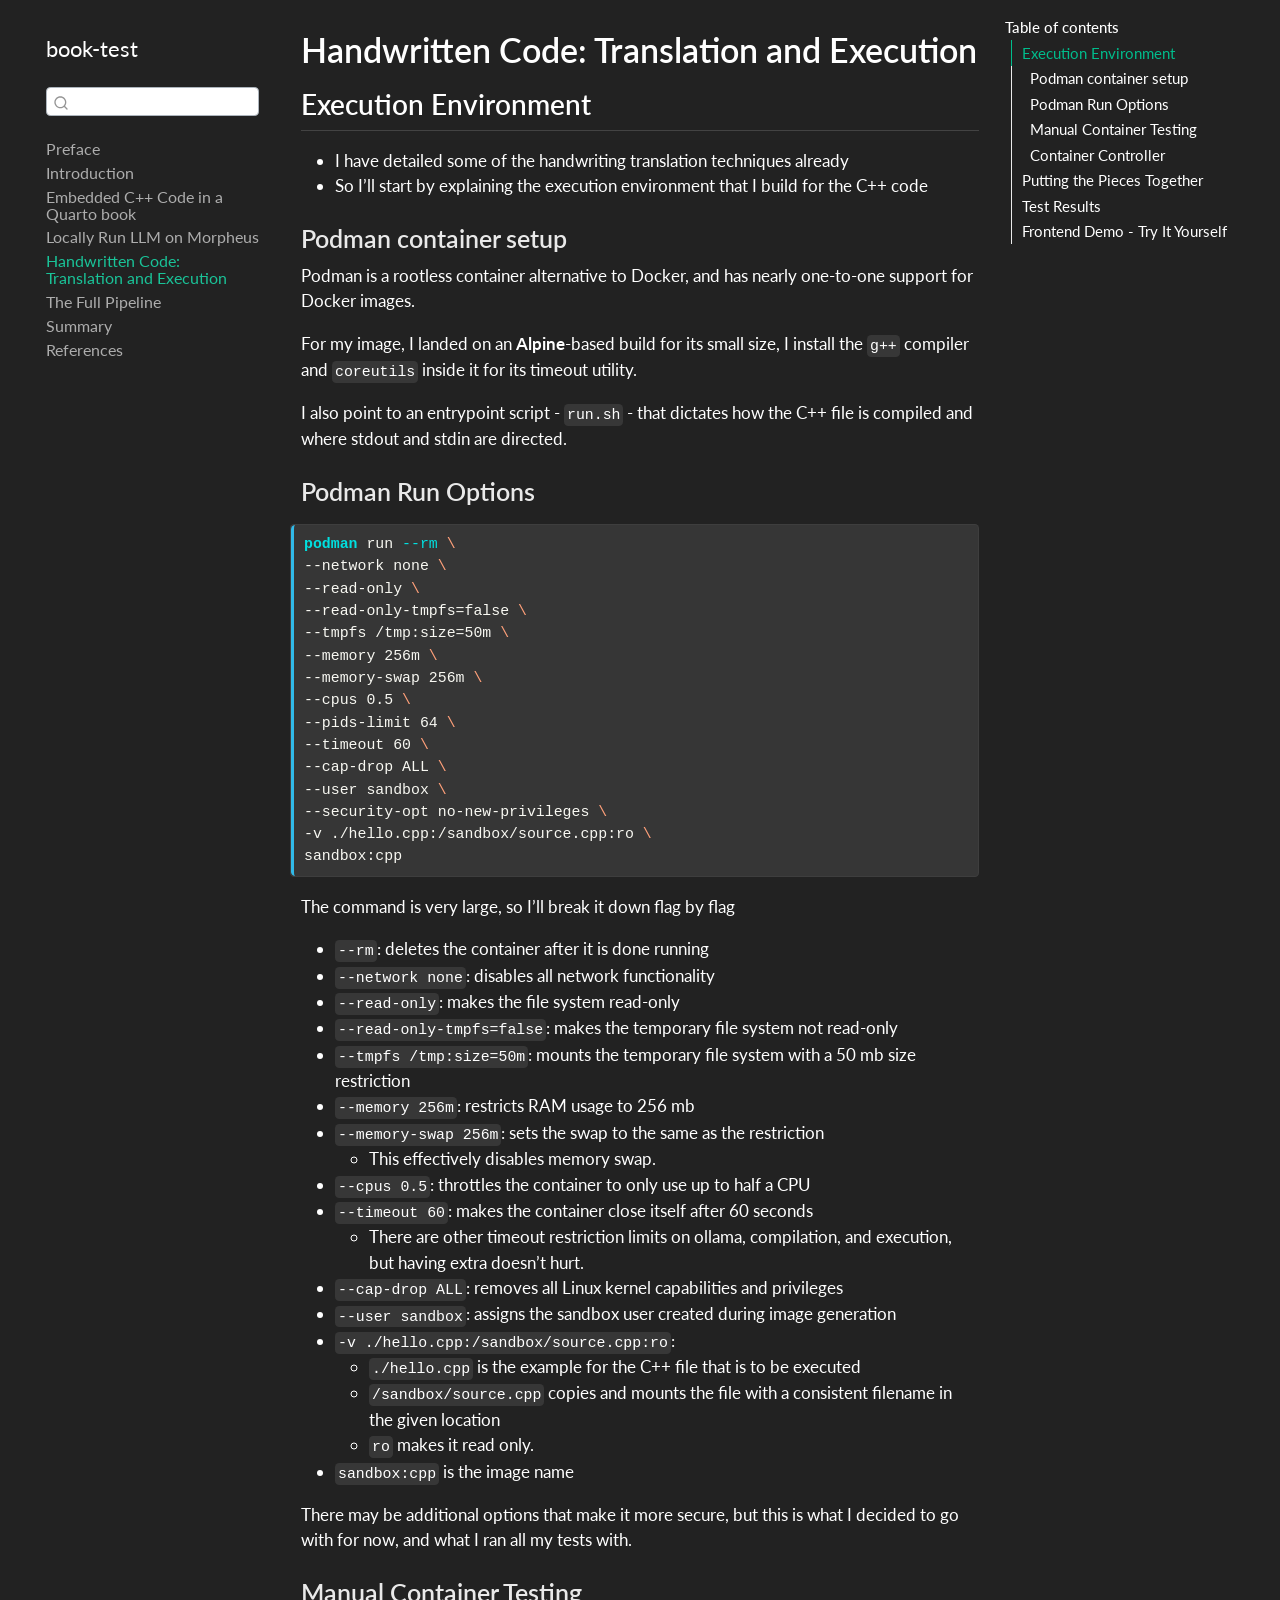
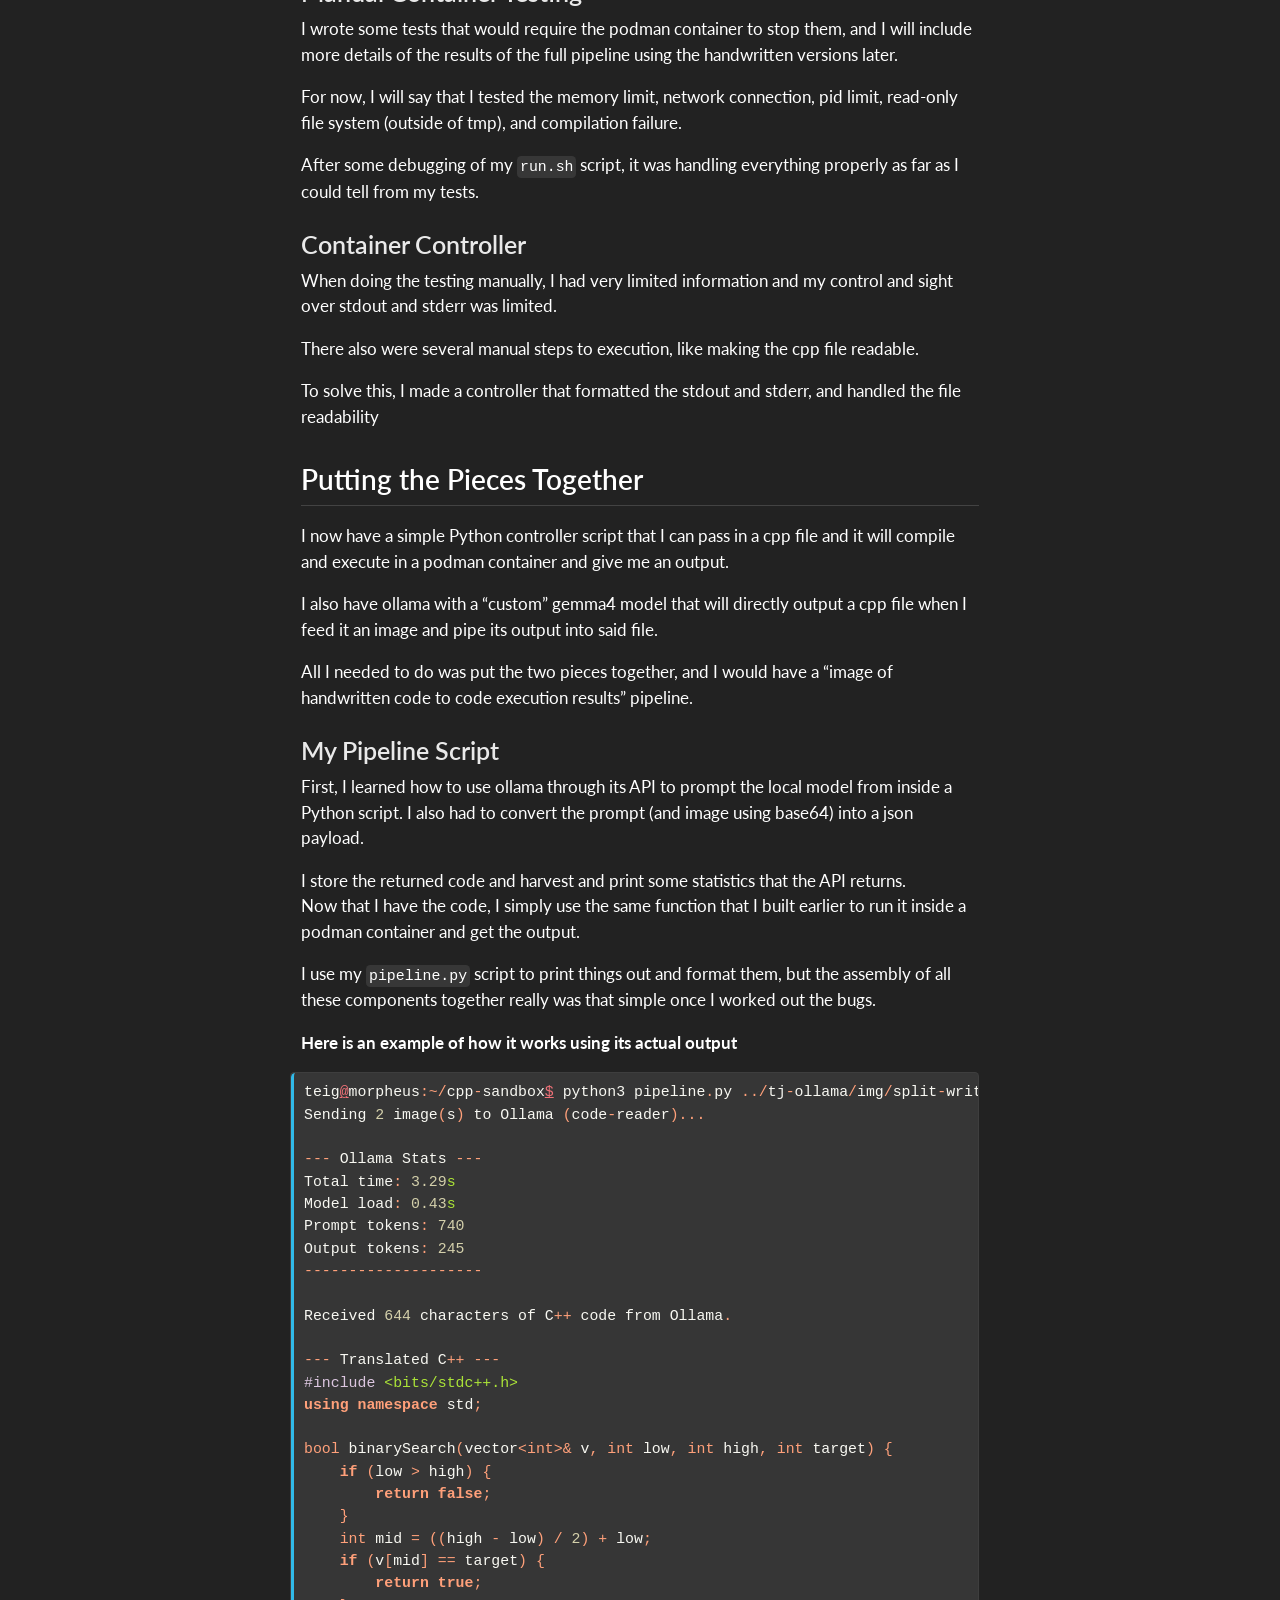
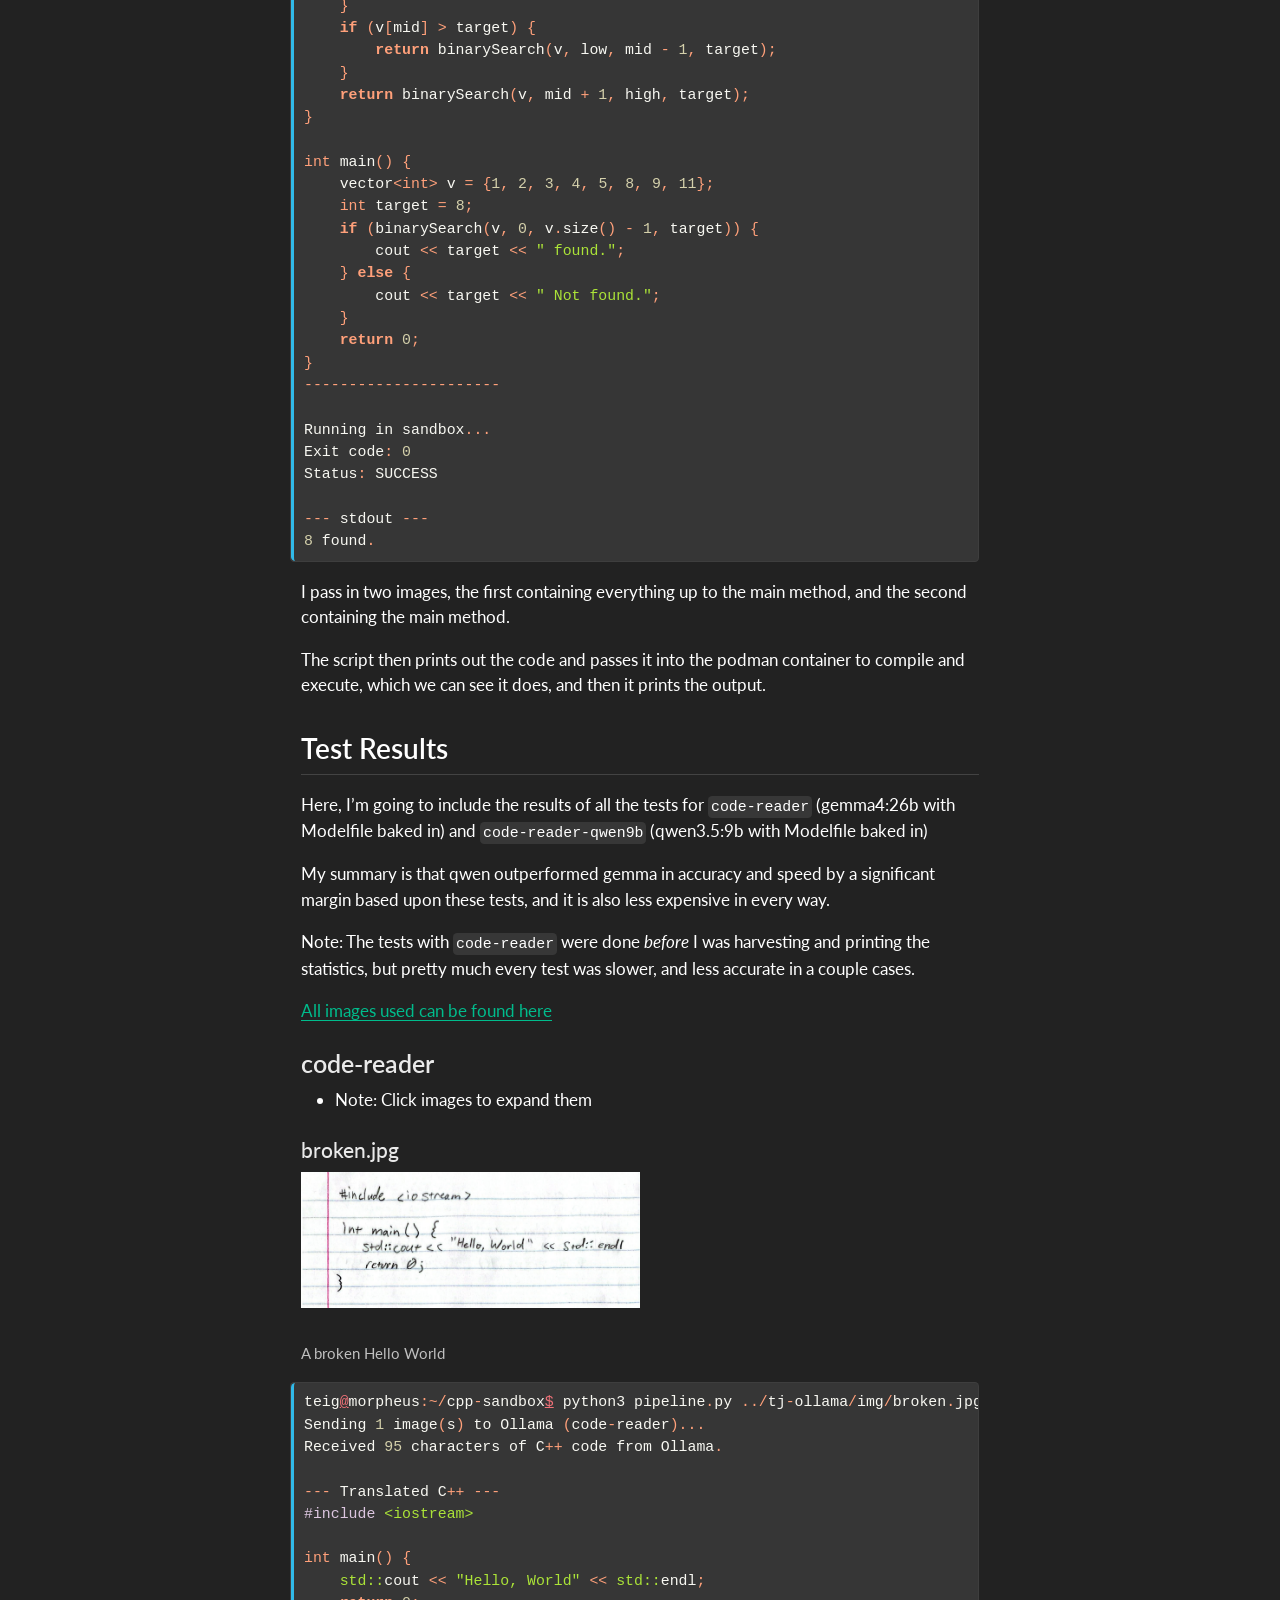
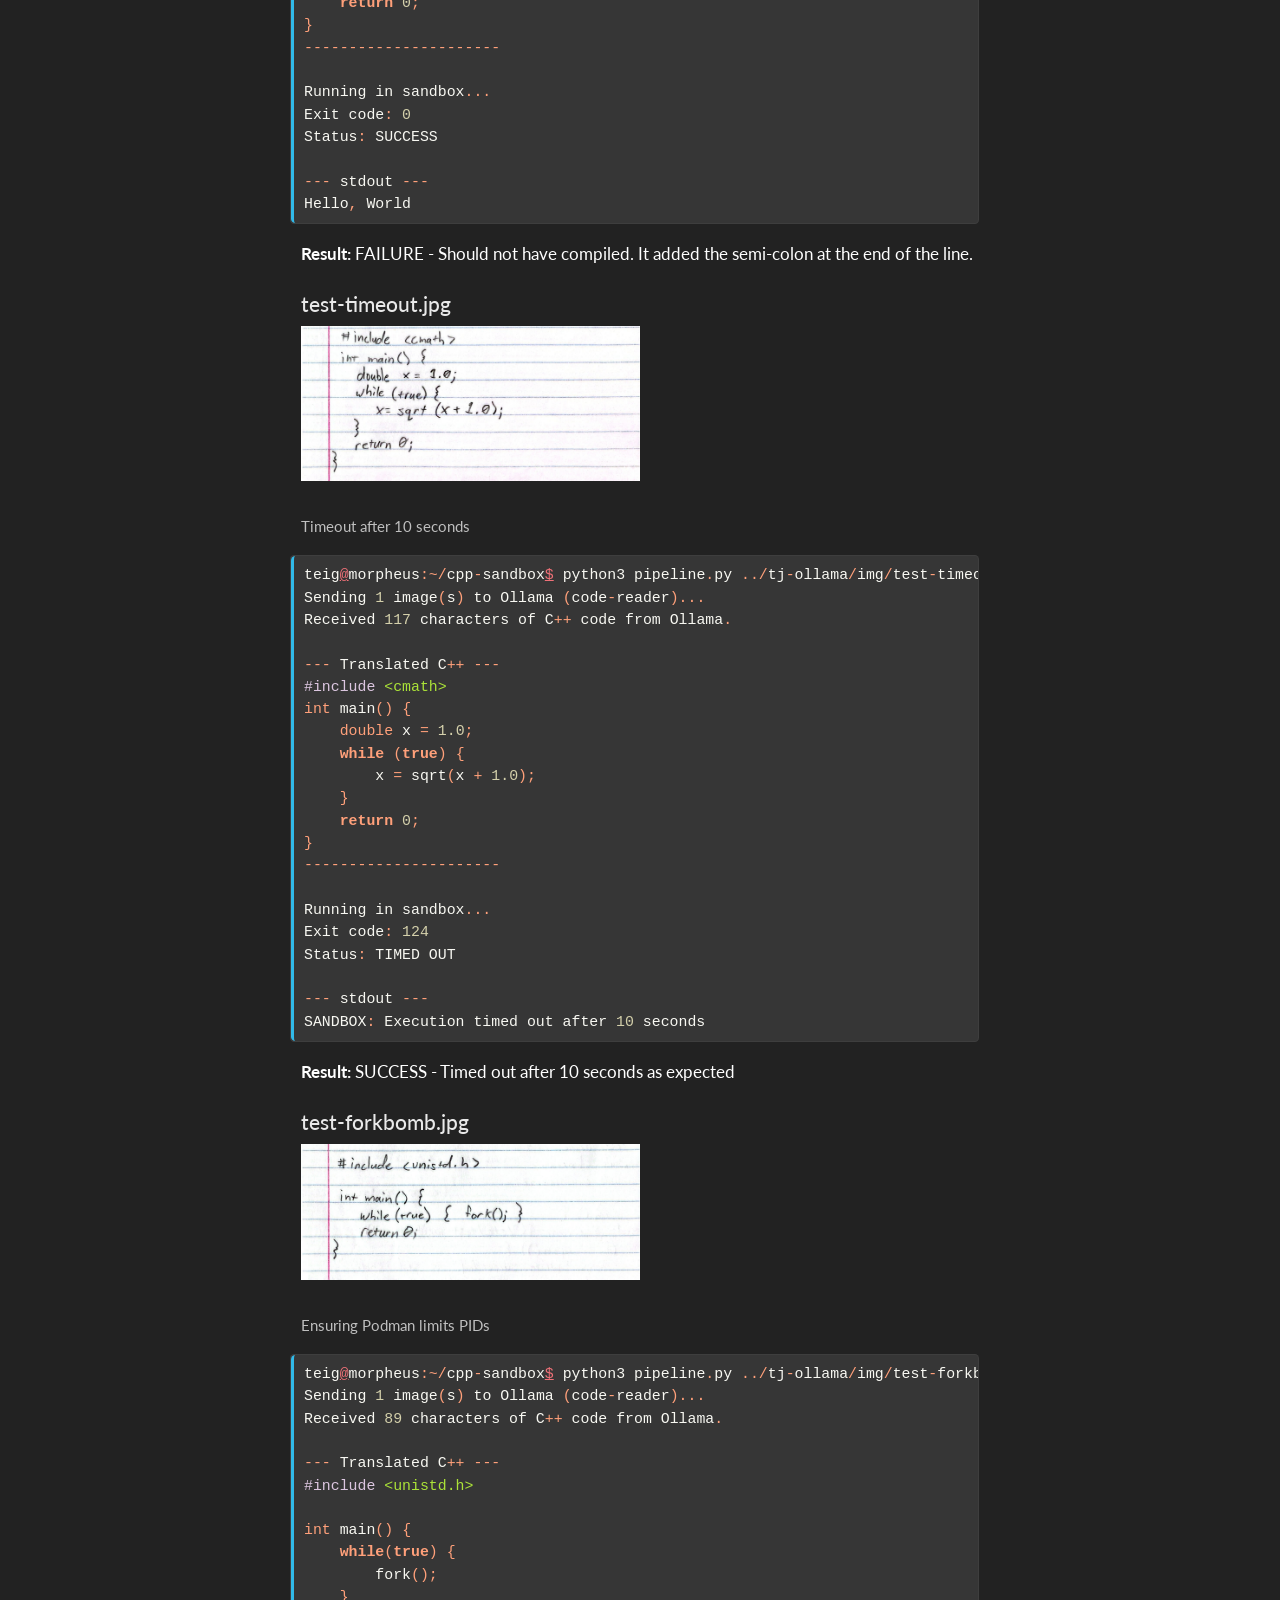
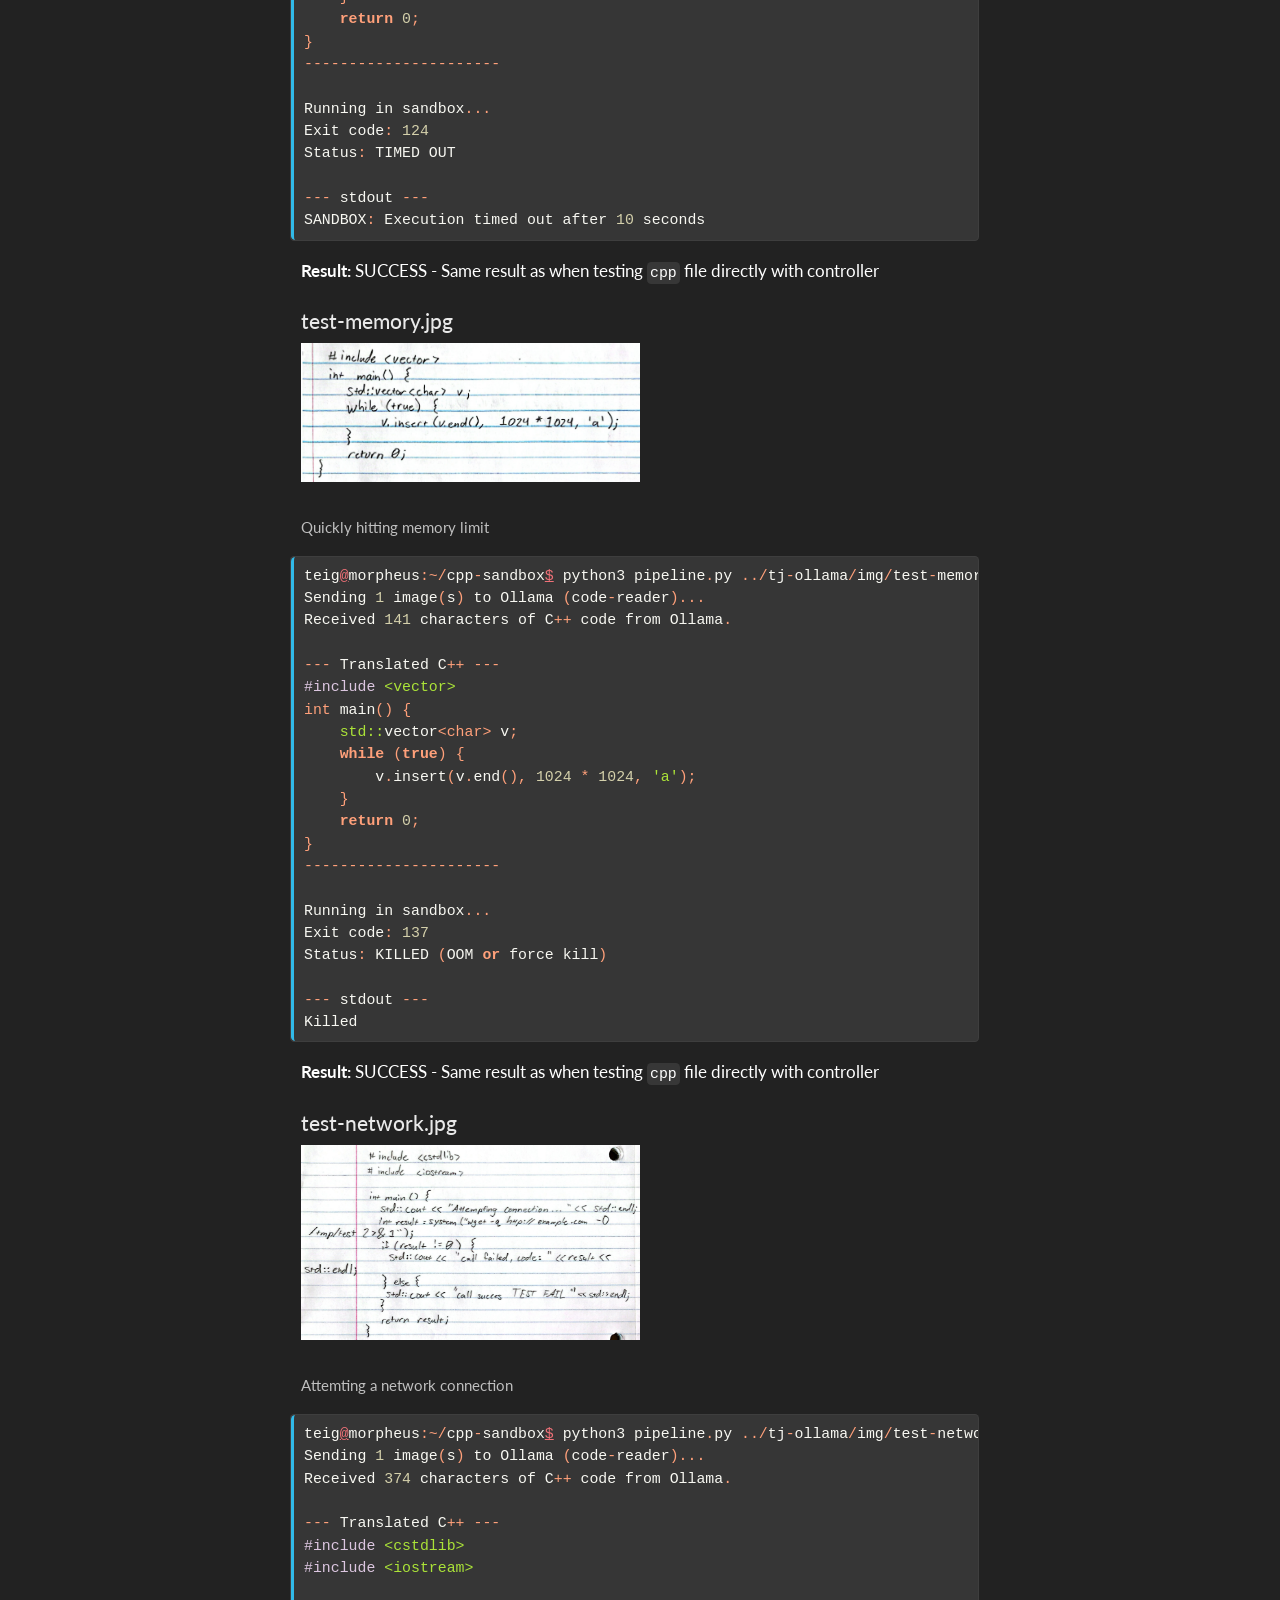
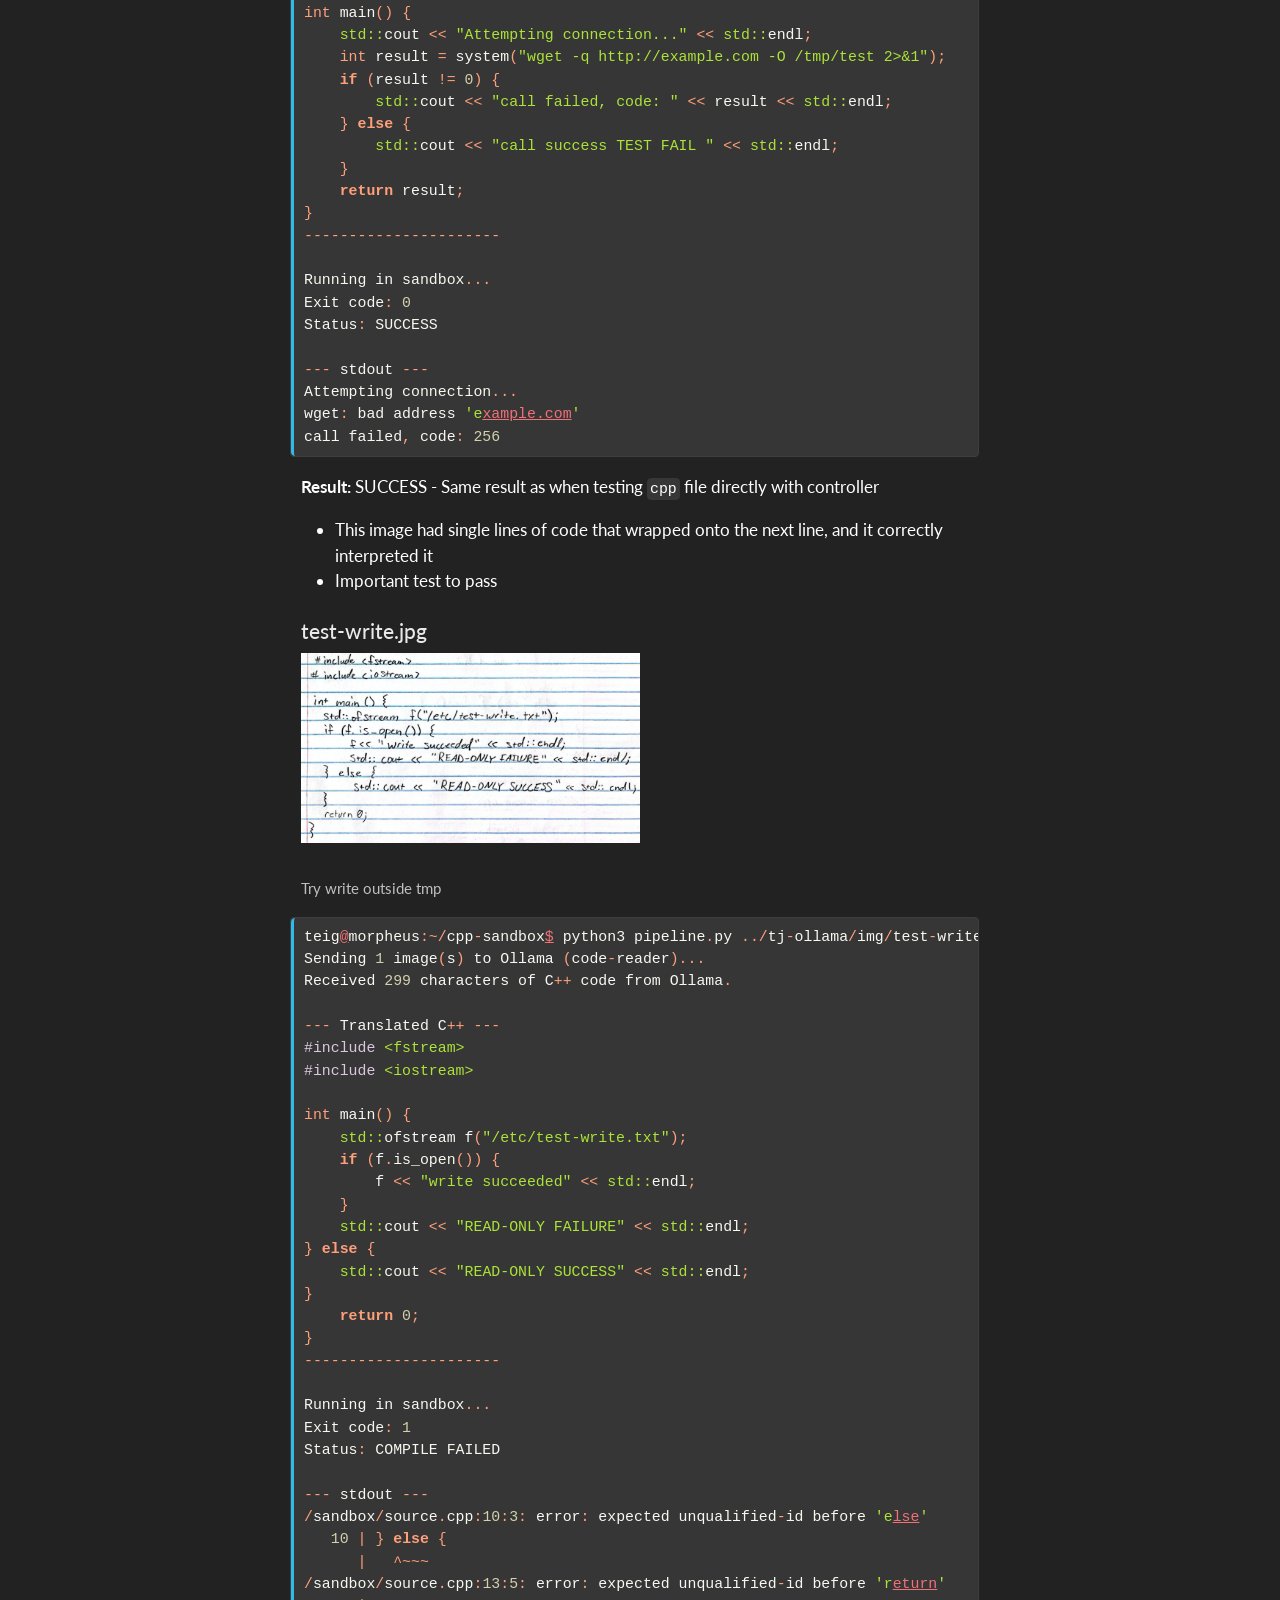
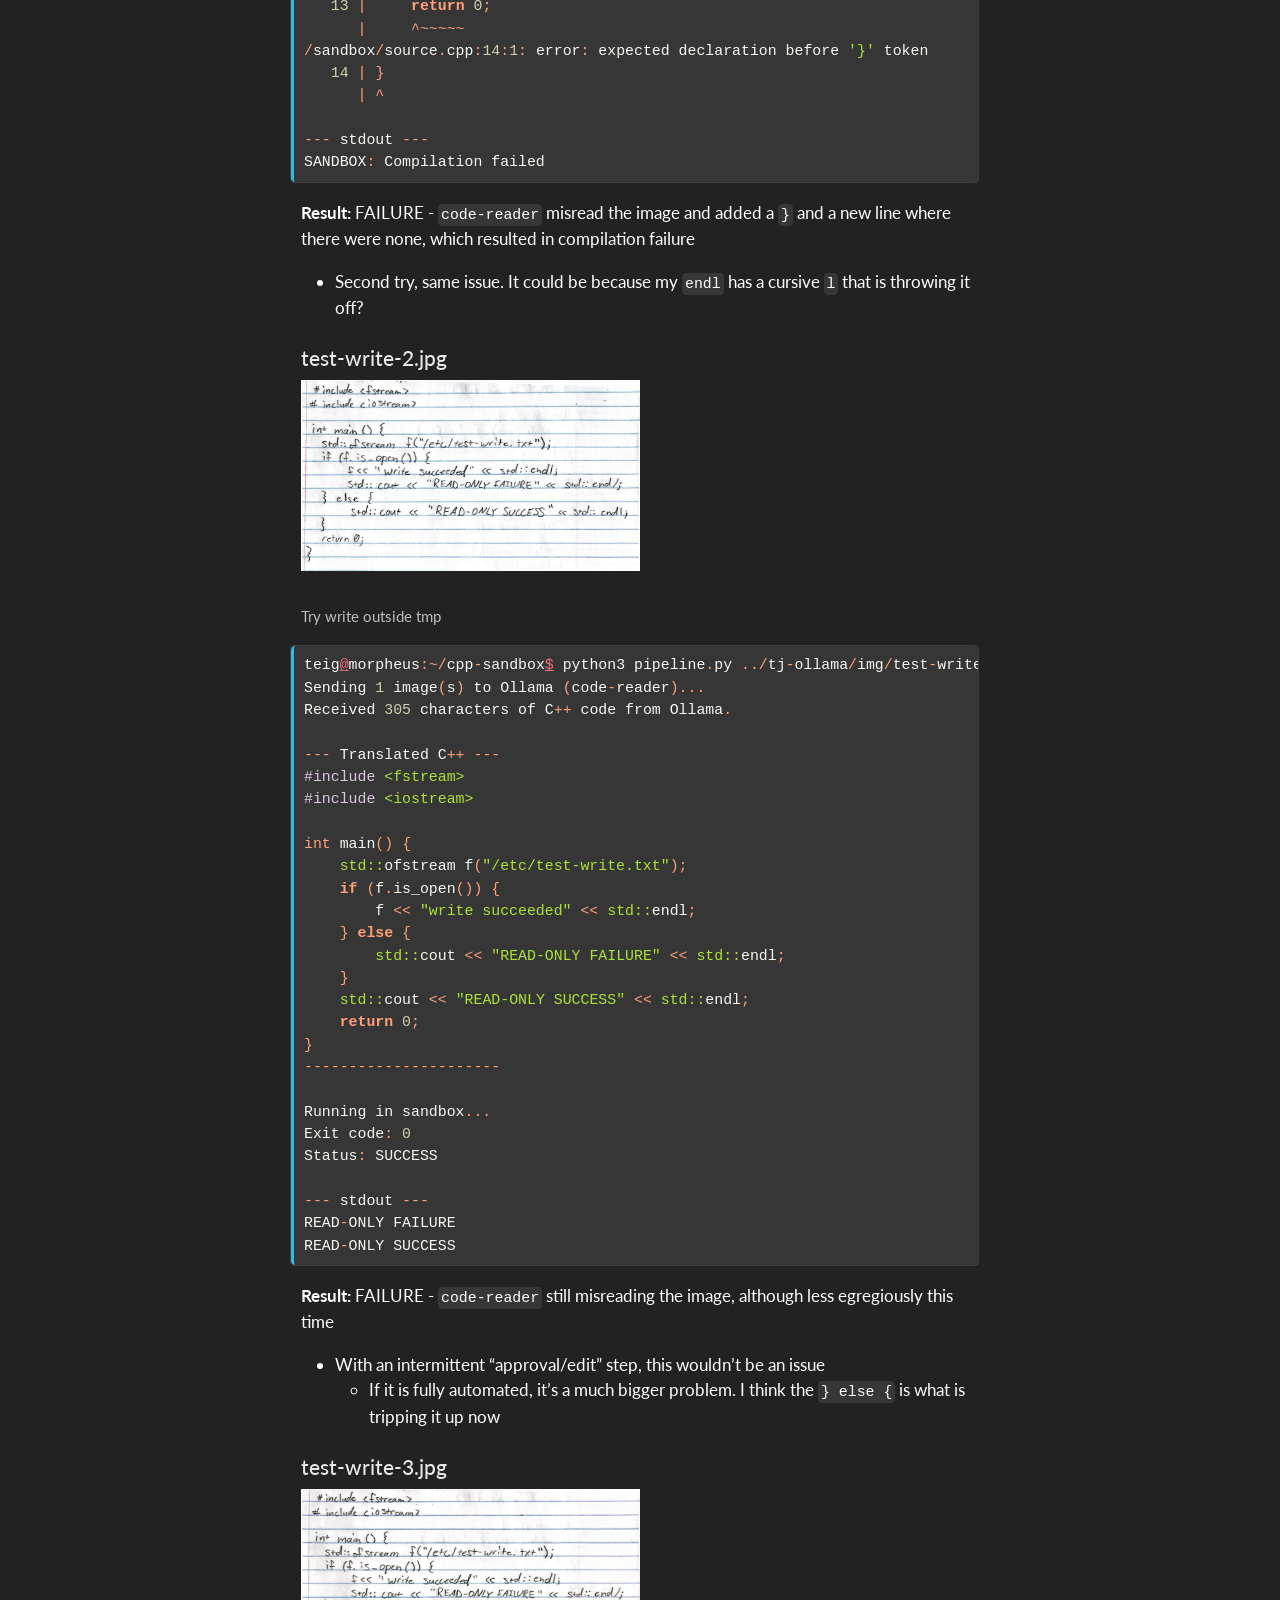
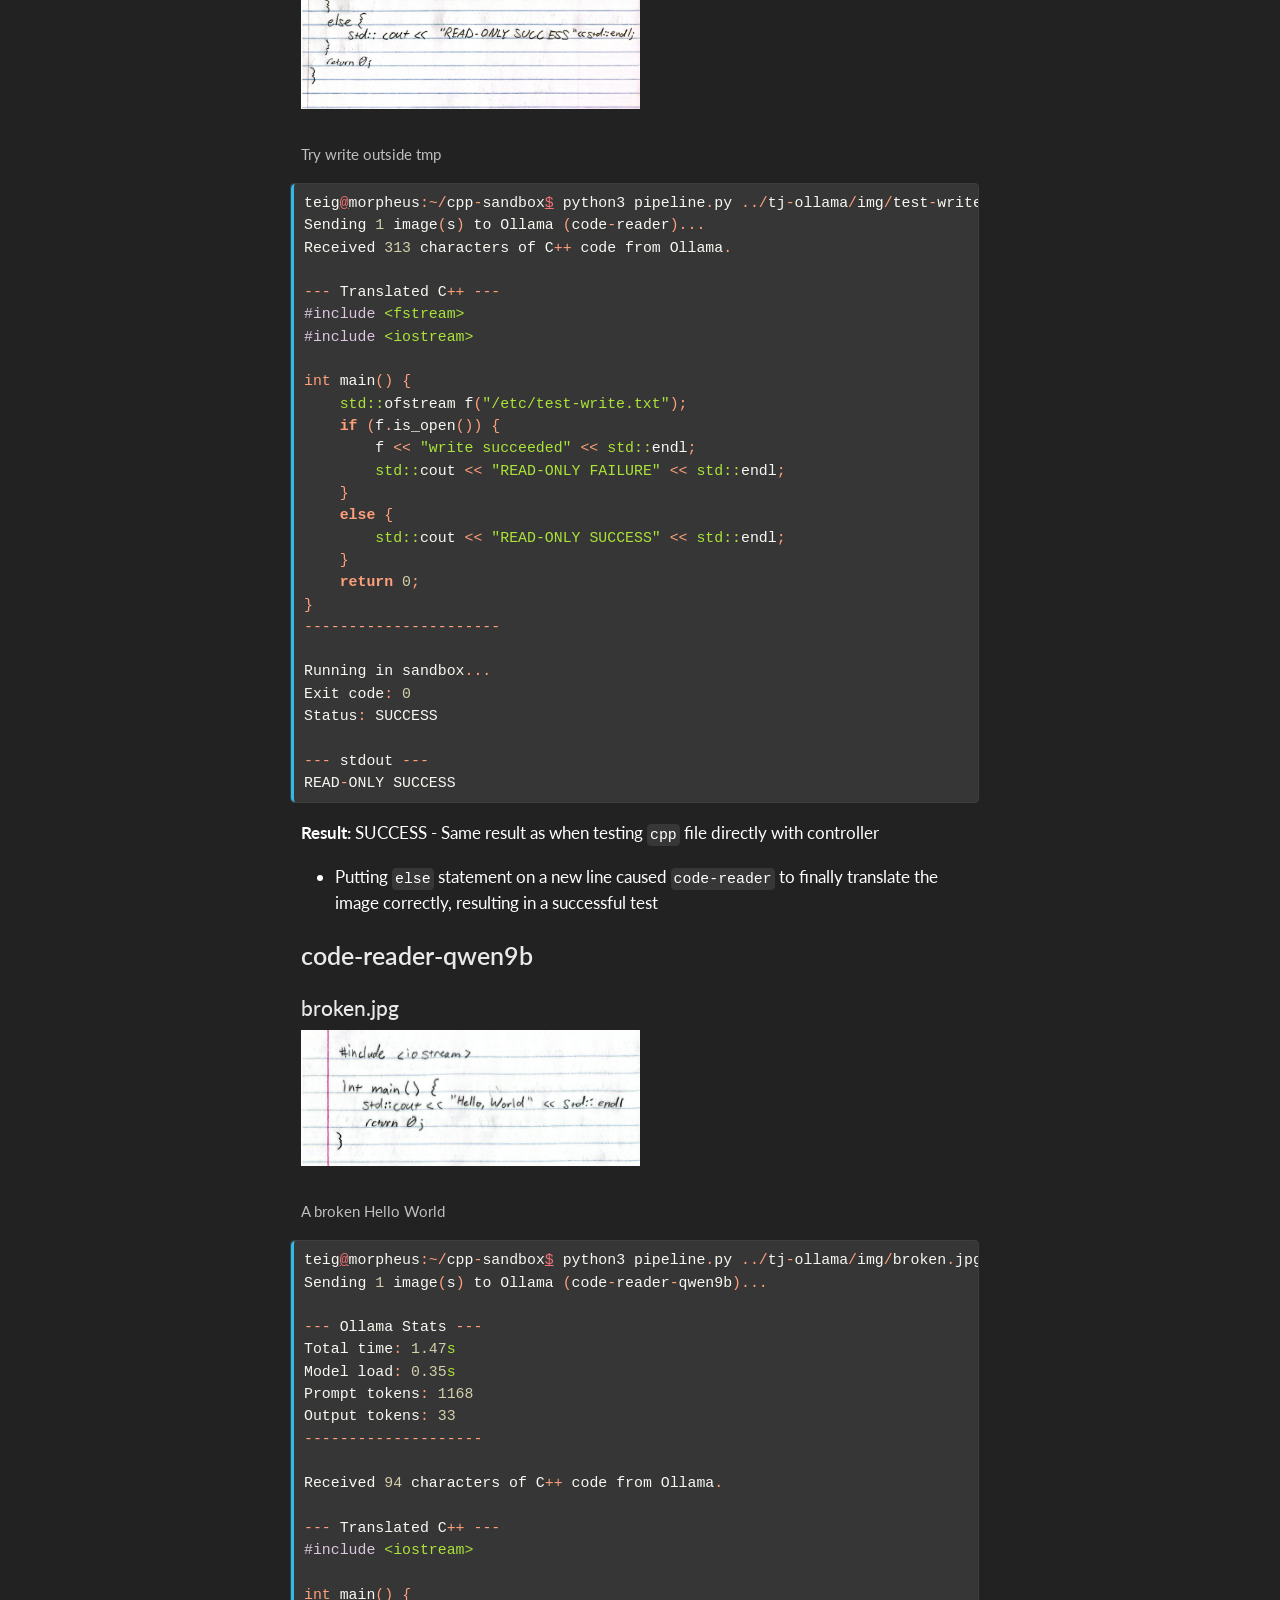
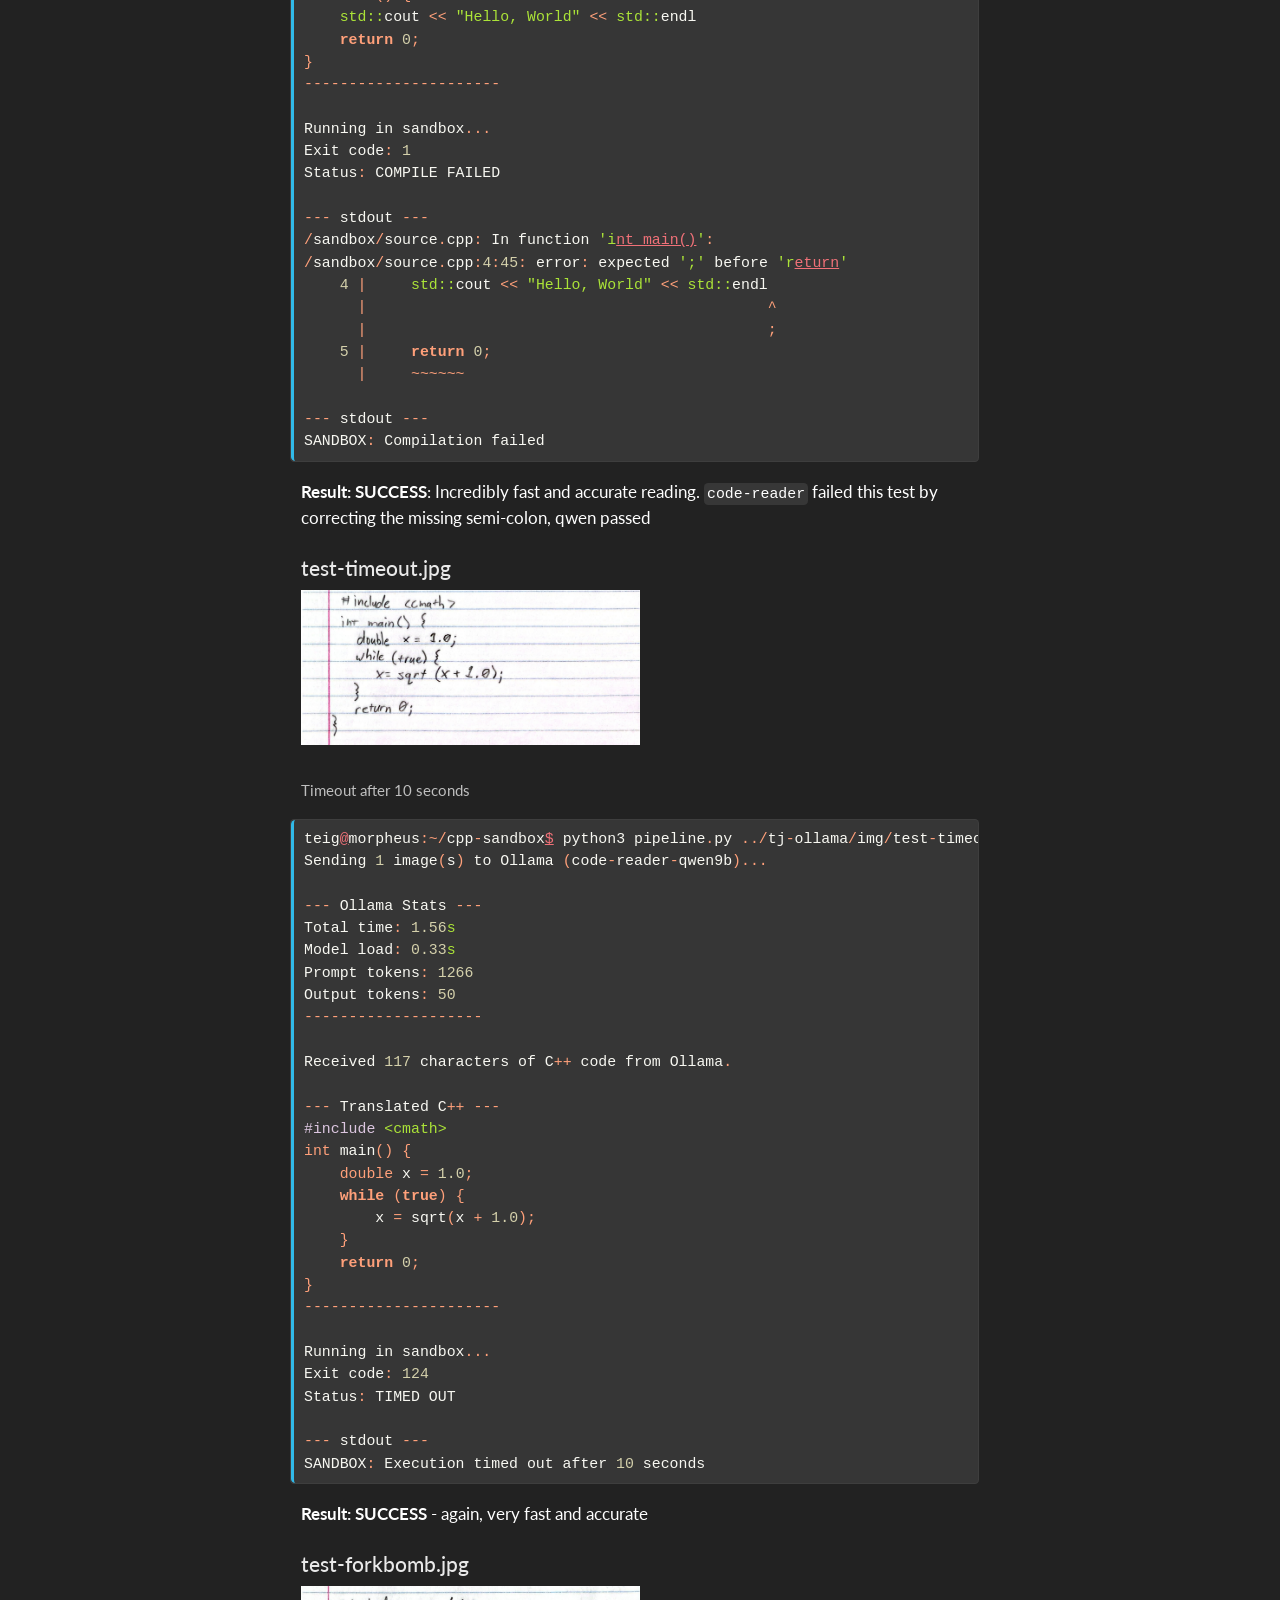
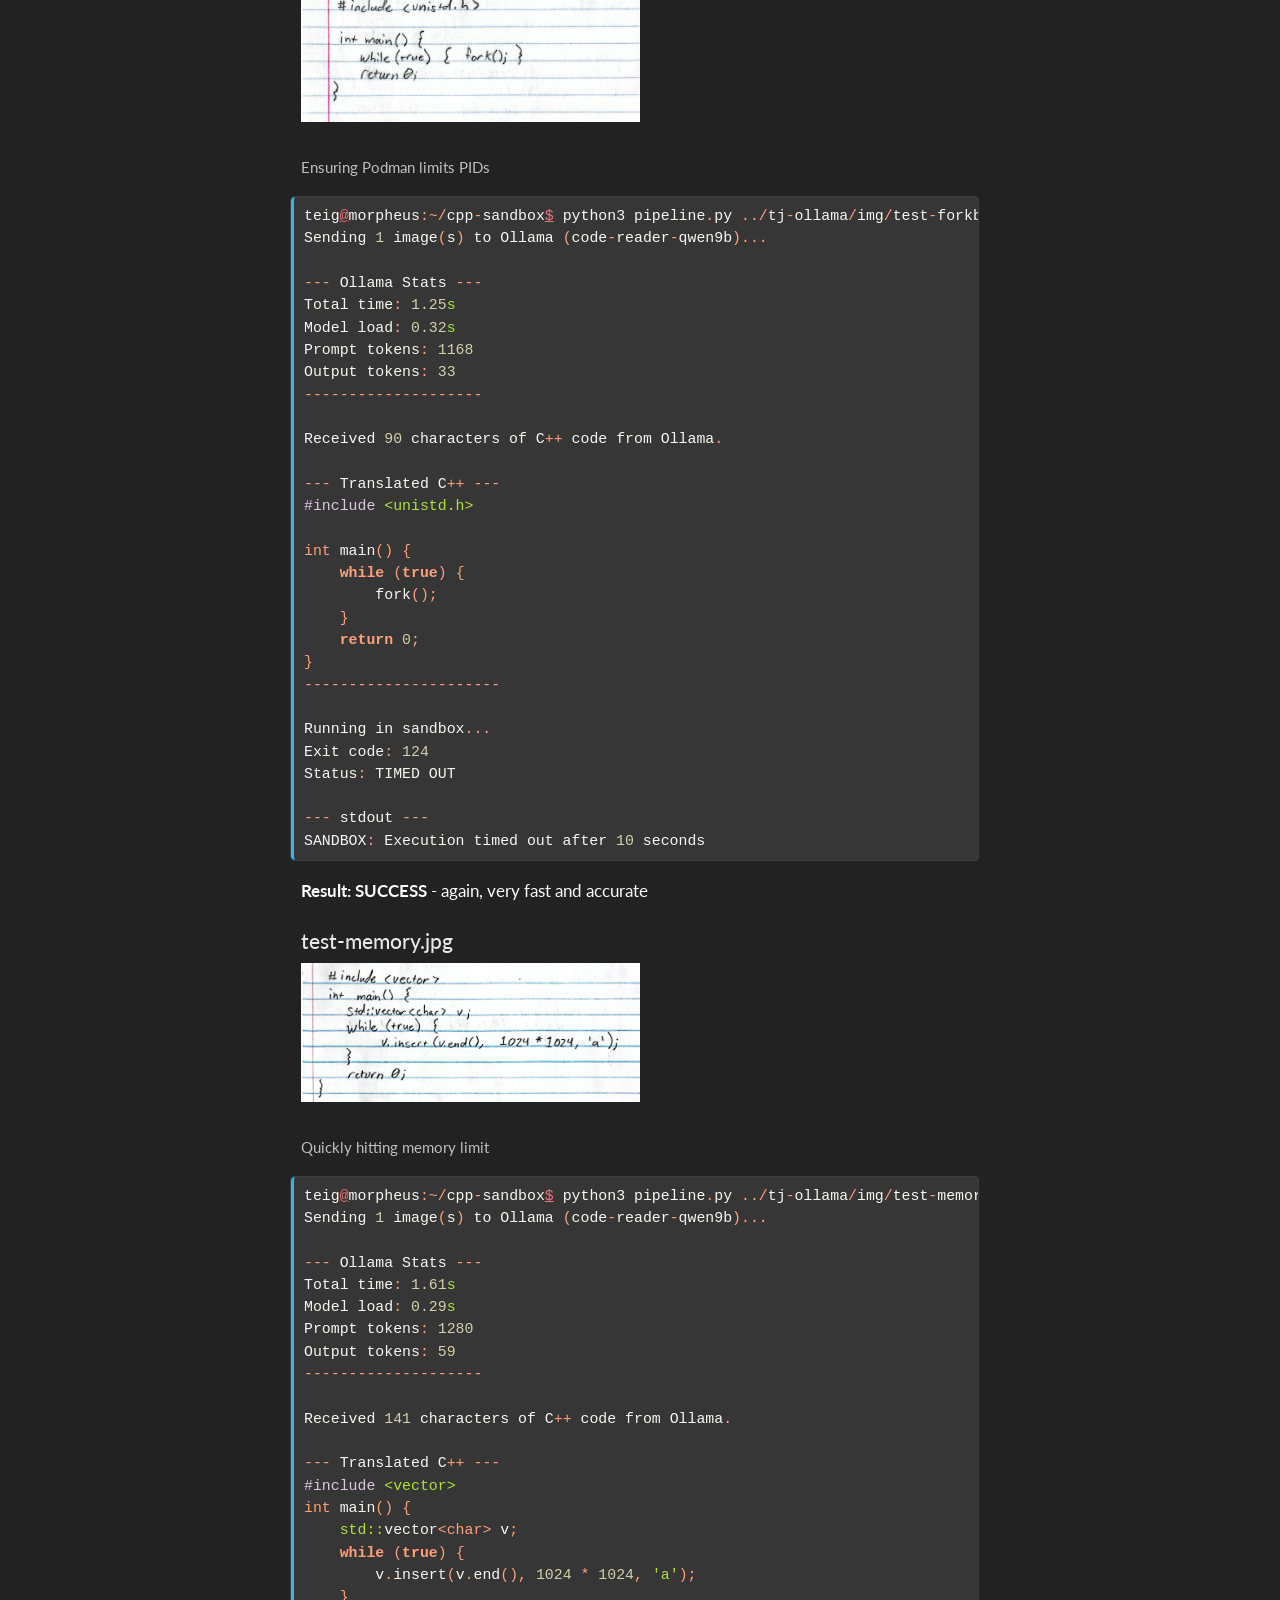
<file: _book/handwriting-to-code.html>
<!DOCTYPE html>
<html xmlns="http://www.w3.org/1999/xhtml" lang="en" xml:lang="en"><head>

<meta charset="utf-8">
<meta name="generator" content="quarto-1.9.37">

<meta name="viewport" content="width=device-width, initial-scale=1.0, user-scalable=yes">


<title>Handwritten Code: Translation and Execution – book-test</title>
<style>
/* Default styles provided by pandoc.
** See https://pandoc.org/MANUAL.html#variables-for-html for config info.
*/
code{white-space: pre-wrap;}
span.smallcaps{font-variant: small-caps;}
div.columns{display: flex; gap: min(4vw, 1.5em);}
div.column{flex: auto; overflow-x: auto;}
div.hanging-indent{margin-left: 1.5em; text-indent: -1.5em;}
ul.task-list{list-style: none;}
ul.task-list li input[type="checkbox"] {
  width: 0.8em;
  margin: 0 0.8em 0.2em -1em; /* quarto-specific, see https://github.com/quarto-dev/quarto-cli/issues/4556 */ 
  vertical-align: middle;
}
/* CSS for syntax highlighting */
html { -webkit-text-size-adjust: 100%; }
pre > code.sourceCode { white-space: pre; position: relative; }
pre > code.sourceCode > span { display: inline-block; line-height: 1.25; }
pre > code.sourceCode > span:empty { height: 1.2em; }
.sourceCode { overflow: visible; }
code.sourceCode > span { color: inherit; text-decoration: inherit; }
div.sourceCode { margin: 1em 0; }
pre.sourceCode { margin: 0; }
@media screen {
div.sourceCode { overflow: auto; }
}
@media print {
pre > code.sourceCode { white-space: pre-wrap; }
pre > code.sourceCode > span { text-indent: -5em; padding-left: 5em; }
}
pre.numberSource code
  { counter-reset: source-line 0; }
pre.numberSource code > span
  { position: relative; left: -4em; counter-increment: source-line; }
pre.numberSource code > span > a:first-child::before
  { content: counter(source-line);
    position: relative; left: -1em; text-align: right; vertical-align: baseline;
    border: none; display: inline-block;
    -webkit-touch-callout: none; -webkit-user-select: none;
    -khtml-user-select: none; -moz-user-select: none;
    -ms-user-select: none; user-select: none;
    padding: 0 4px; width: 4em;
  }
pre.numberSource { margin-left: 3em;  padding-left: 4px; }
div.sourceCode
  {   }
@media screen {
pre > code.sourceCode > span > a:first-child::before { text-decoration: underline; }
}
</style>


<script src="site_libs/quarto-nav/quarto-nav.js"></script>
<script src="site_libs/quarto-nav/headroom.min.js"></script>
<script src="site_libs/clipboard/clipboard.min.js"></script>
<script src="site_libs/quarto-search/autocomplete.umd.js"></script>
<script src="site_libs/quarto-search/fuse.min.js"></script>
<script src="site_libs/quarto-search/quarto-search.js"></script>
<meta name="quarto:offset" content="./">
<link href="./handwritten-code-pipeline.html" rel="next">
<link href="./local-llm-morpheus-install.html" rel="prev">
<script src="site_libs/quarto-html/quarto.js" type="module"></script>
<script src="site_libs/quarto-html/tabsets/tabsets.js" type="module"></script>
<script src="site_libs/quarto-html/popper.min.js"></script>
<script src="site_libs/quarto-html/tippy.umd.min.js"></script>
<script src="site_libs/quarto-html/anchor.min.js"></script>
<link href="site_libs/quarto-html/tippy.css" rel="stylesheet">
<link href="site_libs/quarto-html/quarto-syntax-highlighting-dark-d0ae9245876894da5ac7e18953ecc5cc.css" rel="stylesheet" id="quarto-text-highlighting-styles">
<script src="site_libs/bootstrap/bootstrap.min.js"></script>
<link href="site_libs/bootstrap/bootstrap-icons.css" rel="stylesheet">
<link href="site_libs/bootstrap/bootstrap-ebbe2af21149f8b601cc8cccd0f7b055.min.css" rel="stylesheet" append-hash="true" id="quarto-bootstrap" data-mode="dark">
<script src="site_libs/quarto-contrib/glightbox/glightbox.min.js"></script>
<link href="site_libs/quarto-contrib/glightbox/glightbox.min.css" rel="stylesheet">
<link href="site_libs/quarto-contrib/glightbox/lightbox.css" rel="stylesheet">
<script id="quarto-search-options" type="application/json">{
  "location": "sidebar",
  "copy-button": false,
  "collapse-after": 3,
  "panel-placement": "start",
  "type": "textbox",
  "limit": 50,
  "keyboard-shortcut": [
    "f",
    "/",
    "s"
  ],
  "show-item-context": false,
  "language": {
    "search-no-results-text": "No results",
    "search-matching-documents-text": "matching documents",
    "search-copy-link-title": "Copy link to search",
    "search-hide-matches-text": "Hide additional matches",
    "search-more-match-text": "more match in this document",
    "search-more-matches-text": "more matches in this document",
    "search-clear-button-title": "Clear",
    "search-text-placeholder": "",
    "search-detached-cancel-button-title": "Cancel",
    "search-submit-button-title": "Submit",
    "search-label": "Search"
  }
}</script>


</head>

<body class="nav-sidebar floating quarto-light">

<div id="quarto-search-results"></div>
  <header id="quarto-header" class="headroom fixed-top">
  <nav class="quarto-secondary-nav">
    <div class="container-fluid d-flex">
      <button type="button" class="quarto-btn-toggle btn" data-bs-toggle="collapse" role="button" data-bs-target=".quarto-sidebar-collapse-item" aria-controls="quarto-sidebar" aria-expanded="false" aria-label="Toggle sidebar navigation" onclick="if (window.quartoToggleHeadroom) { window.quartoToggleHeadroom(); }">
        <i class="bi bi-layout-text-sidebar-reverse"></i>
      </button>
        <nav class="quarto-page-breadcrumbs" aria-label="breadcrumb"><ol class="breadcrumb"><li class="breadcrumb-item"><a href="./handwriting-to-code.html">Handwritten Code: Translation and Execution</a></li></ol></nav>
        <a class="flex-grow-1" role="navigation" data-bs-toggle="collapse" data-bs-target=".quarto-sidebar-collapse-item" aria-controls="quarto-sidebar" aria-expanded="false" aria-label="Toggle sidebar navigation" onclick="if (window.quartoToggleHeadroom) { window.quartoToggleHeadroom(); }">      
        </a>
      <button type="button" class="btn quarto-search-button" aria-label="Search" onclick="window.quartoOpenSearch();">
        <i class="bi bi-search"></i>
      </button>
    </div>
  </nav>
</header>
<!-- content -->
<div id="quarto-content" class="quarto-container page-columns page-rows-contents page-layout-article">
<!-- sidebar -->
  <nav id="quarto-sidebar" class="sidebar collapse collapse-horizontal quarto-sidebar-collapse-item sidebar-navigation floating overflow-auto">
    <div class="pt-lg-2 mt-2 text-left sidebar-header">
    <div class="sidebar-title mb-0 py-0">
      <a href="./">book-test</a> 
    </div>
      </div>
        <div class="mt-2 flex-shrink-0 align-items-center">
        <div class="sidebar-search">
        <div id="quarto-search" class="" title="Search"></div>
        </div>
        </div>
    <div class="sidebar-menu-container"> 
    <ul class="list-unstyled mt-1">
        <li class="sidebar-item">
  <div class="sidebar-item-container"> 
  <a href="./index.html" class="sidebar-item-text sidebar-link">
 <span class="menu-text">Preface</span></a>
  </div>
</li>
        <li class="sidebar-item">
  <div class="sidebar-item-container"> 
  <a href="./intro.html" class="sidebar-item-text sidebar-link">
 <span class="menu-text">Introduction</span></a>
  </div>
</li>
        <li class="sidebar-item">
  <div class="sidebar-item-container"> 
  <a href="./embedded-cpp-demo.html" class="sidebar-item-text sidebar-link">
 <span class="menu-text">Embedded C++ Code in a Quarto book</span></a>
  </div>
</li>
        <li class="sidebar-item">
  <div class="sidebar-item-container"> 
  <a href="./local-llm-morpheus-install.html" class="sidebar-item-text sidebar-link">
 <span class="menu-text">Locally Run LLM on Morpheus</span></a>
  </div>
</li>
        <li class="sidebar-item">
  <div class="sidebar-item-container"> 
  <a href="./handwriting-to-code.html" class="sidebar-item-text sidebar-link active">
 <span class="menu-text">Handwritten Code: Translation and Execution</span></a>
  </div>
</li>
        <li class="sidebar-item">
  <div class="sidebar-item-container"> 
  <a href="./handwritten-code-pipeline.html" class="sidebar-item-text sidebar-link">
 <span class="menu-text">The Full Pipeline</span></a>
  </div>
</li>
        <li class="sidebar-item">
  <div class="sidebar-item-container"> 
  <a href="./summary.html" class="sidebar-item-text sidebar-link">
 <span class="menu-text">Summary</span></a>
  </div>
</li>
        <li class="sidebar-item">
  <div class="sidebar-item-container"> 
  <a href="./references.html" class="sidebar-item-text sidebar-link">
 <span class="menu-text">References</span></a>
  </div>
</li>
    </ul>
    </div>
</nav>
<div id="quarto-sidebar-glass" class="quarto-sidebar-collapse-item" data-bs-toggle="collapse" data-bs-target=".quarto-sidebar-collapse-item"></div>
<!-- margin-sidebar -->
    <div id="quarto-margin-sidebar" class="sidebar margin-sidebar">
        <nav id="TOC" role="doc-toc" class="toc-active">
    <h2 id="toc-title">Table of contents</h2>
   
  <ul>
  <li><a href="#execution-environment" id="toc-execution-environment" class="nav-link active" data-scroll-target="#execution-environment">Execution Environment</a>
  <ul class="collapse">
  <li><a href="#podman-container-setup" id="toc-podman-container-setup" class="nav-link" data-scroll-target="#podman-container-setup">Podman container setup</a></li>
  <li><a href="#podman-run-options" id="toc-podman-run-options" class="nav-link" data-scroll-target="#podman-run-options">Podman Run Options</a></li>
  <li><a href="#manual-container-testing" id="toc-manual-container-testing" class="nav-link" data-scroll-target="#manual-container-testing">Manual Container Testing</a></li>
  <li><a href="#container-controller" id="toc-container-controller" class="nav-link" data-scroll-target="#container-controller">Container Controller</a></li>
  </ul></li>
  <li><a href="#putting-the-pieces-together" id="toc-putting-the-pieces-together" class="nav-link" data-scroll-target="#putting-the-pieces-together">Putting the Pieces Together</a>
  <ul class="collapse">
  <li><a href="#my-pipeline-script" id="toc-my-pipeline-script" class="nav-link" data-scroll-target="#my-pipeline-script">My Pipeline Script</a></li>
  </ul></li>
  <li><a href="#test-results" id="toc-test-results" class="nav-link" data-scroll-target="#test-results">Test Results</a>
  <ul class="collapse">
  <li><a href="#code-reader" id="toc-code-reader" class="nav-link" data-scroll-target="#code-reader">code-reader</a></li>
  <li><a href="#code-reader-qwen9b" id="toc-code-reader-qwen9b" class="nav-link" data-scroll-target="#code-reader-qwen9b">code-reader-qwen9b</a></li>
  </ul></li>
  <li><a href="#frontend-demo---try-it-yourself" id="toc-frontend-demo---try-it-yourself" class="nav-link" data-scroll-target="#frontend-demo---try-it-yourself">Frontend Demo - Try It Yourself</a></li>
  </ul>
</nav>
    </div>
<!-- main -->
<main class="content" id="quarto-document-content">

<header id="title-block-header" class="quarto-title-block default">
<div class="quarto-title">
<h1 class="title">Handwritten Code: Translation and Execution</h1>
</div>



<div class="quarto-title-meta">

    
  
    
  </div>
  


</header>


<section id="execution-environment" class="level2">
<h2 class="anchored" data-anchor-id="execution-environment">Execution Environment</h2>
<ul>
<li>I have detailed some of the handwriting translation techniques already<br>
</li>
<li>So I’ll start by explaining the execution environment that I build for the C++ code</li>
</ul>
<section id="podman-container-setup" class="level3">
<h3 class="anchored" data-anchor-id="podman-container-setup">Podman container setup</h3>
<p>Podman is a rootless container alternative to Docker, and has nearly one-to-one support for Docker images.</p>
<p>For my image, I landed on an <strong>Alpine</strong>-based build for its small size, I install the <code>g++</code> compiler and <code>coreutils</code> inside it for its timeout utility.</p>
<p>I also point to an entrypoint script - <code>run.sh</code> - that dictates how the C++ file is compiled and where stdout and stdin are directed.</p>
</section>
<section id="podman-run-options" class="level3">
<h3 class="anchored" data-anchor-id="podman-run-options">Podman Run Options</h3>
<div class="code-copy-outer-scaffold"><div class="sourceCode" id="cb1"><pre class="sourceCode bash code-with-copy"><code class="sourceCode bash"><span id="cb1-1"><a href="#cb1-1" aria-hidden="true" tabindex="-1"></a><span class="ex">podman</span> run <span class="at">--rm</span> <span class="dt">\</span></span>
<span id="cb1-2"><a href="#cb1-2" aria-hidden="true" tabindex="-1"></a>--network none <span class="dt">\</span></span>
<span id="cb1-3"><a href="#cb1-3" aria-hidden="true" tabindex="-1"></a>--read-only <span class="dt">\</span></span>
<span id="cb1-4"><a href="#cb1-4" aria-hidden="true" tabindex="-1"></a>--read-only-tmpfs=false <span class="dt">\</span></span>
<span id="cb1-5"><a href="#cb1-5" aria-hidden="true" tabindex="-1"></a>--tmpfs /tmp:size=50m <span class="dt">\</span></span>
<span id="cb1-6"><a href="#cb1-6" aria-hidden="true" tabindex="-1"></a>--memory 256m <span class="dt">\</span></span>
<span id="cb1-7"><a href="#cb1-7" aria-hidden="true" tabindex="-1"></a>--memory-swap 256m <span class="dt">\</span></span>
<span id="cb1-8"><a href="#cb1-8" aria-hidden="true" tabindex="-1"></a>--cpus 0.5 <span class="dt">\</span></span>
<span id="cb1-9"><a href="#cb1-9" aria-hidden="true" tabindex="-1"></a>--pids-limit 64 <span class="dt">\</span></span>
<span id="cb1-10"><a href="#cb1-10" aria-hidden="true" tabindex="-1"></a>--timeout 60 <span class="dt">\</span></span>
<span id="cb1-11"><a href="#cb1-11" aria-hidden="true" tabindex="-1"></a>--cap-drop ALL <span class="dt">\</span></span>
<span id="cb1-12"><a href="#cb1-12" aria-hidden="true" tabindex="-1"></a>--user sandbox <span class="dt">\</span></span>
<span id="cb1-13"><a href="#cb1-13" aria-hidden="true" tabindex="-1"></a>--security-opt no-new-privileges <span class="dt">\</span></span>
<span id="cb1-14"><a href="#cb1-14" aria-hidden="true" tabindex="-1"></a>-v ./hello.cpp:/sandbox/source.cpp:ro <span class="dt">\</span></span>
<span id="cb1-15"><a href="#cb1-15" aria-hidden="true" tabindex="-1"></a>sandbox:cpp</span></code></pre></div><button title="Copy to Clipboard" class="code-copy-button"><i class="bi"></i></button></div>
<p>The command is very large, so I’ll break it down flag by flag</p>
<ul>
<li><code>--rm</code>: deletes the container after it is done running<br>
</li>
<li><code>--network none</code>: disables all network functionality<br>
</li>
<li><code>--read-only</code>: makes the file system read-only<br>
</li>
<li><code>--read-only-tmpfs=false</code>: makes the temporary file system not read-only<br>
</li>
<li><code>--tmpfs /tmp:size=50m</code>: mounts the temporary file system with a 50 mb size restriction<br>
</li>
<li><code>--memory 256m</code>: restricts RAM usage to 256 mb<br>
</li>
<li><code>--memory-swap 256m</code>: sets the swap to the same as the restriction
<ul>
<li>This effectively disables memory swap.<br>
</li>
</ul></li>
<li><code>--cpus 0.5</code>: throttles the container to only use up to half a CPU<br>
</li>
<li><code>--timeout 60</code>: makes the container close itself after 60 seconds
<ul>
<li>There are other timeout restriction limits on ollama, compilation, and execution, but having extra doesn’t hurt.<br>
</li>
</ul></li>
<li><code>--cap-drop ALL</code>: removes all Linux kernel capabilities and privileges<br>
</li>
<li><code>--user sandbox</code>: assigns the sandbox user created during image generation<br>
</li>
<li><code>-v ./hello.cpp:/sandbox/source.cpp:ro</code>:
<ul>
<li><code>./hello.cpp</code> is the example for the C++ file that is to be executed</li>
<li><code>/sandbox/source.cpp</code> copies and mounts the file with a consistent filename in the given location</li>
<li><code>ro</code> makes it read only.<br>
</li>
</ul></li>
<li><code>sandbox:cpp</code> is the image name</li>
</ul>
<p>There may be additional options that make it more secure, but this is what I decided to go with for now, and what I ran all my tests with.</p>
</section>
<section id="manual-container-testing" class="level3">
<h3 class="anchored" data-anchor-id="manual-container-testing">Manual Container Testing</h3>
<p>I wrote some tests that would require the podman container to stop them, and I will include more details of the results of the full pipeline using the handwritten versions later.</p>
<p>For now, I will say that I tested the memory limit, network connection, pid limit, read-only file system (outside of tmp), and compilation failure.</p>
<p>After some debugging of my <code>run.sh</code> script, it was handling everything properly as far as I could tell from my tests.</p>
</section>
<section id="container-controller" class="level3">
<h3 class="anchored" data-anchor-id="container-controller">Container Controller</h3>
<p>When doing the testing manually, I had very limited information and my control and sight over stdout and stderr was limited.</p>
<p>There also were several manual steps to execution, like making the cpp file readable.</p>
<p>To solve this, I made a controller that formatted the stdout and stderr, and handled the file readability</p>
</section>
</section>
<section id="putting-the-pieces-together" class="level2">
<h2 class="anchored" data-anchor-id="putting-the-pieces-together">Putting the Pieces Together</h2>
<p>I now have a simple Python controller script that I can pass in a cpp file and it will compile and execute in a podman container and give me an output.</p>
<p>I also have ollama with a “custom” gemma4 model that will directly output a cpp file when I feed it an image and pipe its output into said file.</p>
<p>All I needed to do was put the two pieces together, and I would have a “image of handwritten code to code execution results” pipeline.</p>
<section id="my-pipeline-script" class="level3">
<h3 class="anchored" data-anchor-id="my-pipeline-script">My Pipeline Script</h3>
<p>First, I learned how to use ollama through its API to prompt the local model from inside a Python script. I also had to convert the prompt (and image using base64) into a json payload.</p>
<p>I store the returned code and harvest and print some statistics that the API returns.<br>
Now that I have the code, I simply use the same function that I built earlier to run it inside a podman container and get the output.</p>
<p>I use my <code>pipeline.py</code> script to print things out and format them, but the assembly of all these components together really was that simple once I worked out the bugs.</p>
<p><strong>Here is an example of how it works using its actual output</strong></p>
<div class="code-copy-outer-scaffold"><div class="sourceCode" id="cb2"><pre class="sourceCode cpp code-with-copy"><code class="sourceCode cpp"><span id="cb2-1"><a href="#cb2-1" aria-hidden="true" tabindex="-1"></a>teig<span class="er">@</span>morpheus<span class="op">:~/</span>cpp<span class="op">-</span>sandbox<span class="er">$</span> python3 pipeline<span class="op">.</span>py <span class="op">../</span>tj<span class="op">-</span>ollama<span class="op">/</span>img<span class="op">/</span>split<span class="op">-</span>written<span class="op">-</span>code<span class="op">-</span><span class="fl">1.</span><span class="er">jpeg</span> <span class="op">../</span>tj<span class="op">-</span>ollama<span class="op">/</span>img<span class="op">/</span>split<span class="op">-</span>written<span class="op">-</span>code<span class="op">-</span><span class="fl">2.</span><span class="er">jpeg</span> </span>
<span id="cb2-2"><a href="#cb2-2" aria-hidden="true" tabindex="-1"></a>Sending <span class="dv">2</span> image<span class="op">(</span>s<span class="op">)</span> to Ollama <span class="op">(</span>code<span class="op">-</span>reader<span class="op">)...</span></span>
<span id="cb2-3"><a href="#cb2-3" aria-hidden="true" tabindex="-1"></a></span>
<span id="cb2-4"><a href="#cb2-4" aria-hidden="true" tabindex="-1"></a><span class="op">---</span> Ollama Stats <span class="op">---</span></span>
<span id="cb2-5"><a href="#cb2-5" aria-hidden="true" tabindex="-1"></a>Total time<span class="op">:</span> <span class="fl">3.29</span><span class="bu">s</span></span>
<span id="cb2-6"><a href="#cb2-6" aria-hidden="true" tabindex="-1"></a>Model load<span class="op">:</span> <span class="fl">0.43</span><span class="bu">s</span></span>
<span id="cb2-7"><a href="#cb2-7" aria-hidden="true" tabindex="-1"></a>Prompt tokens<span class="op">:</span> <span class="dv">740</span></span>
<span id="cb2-8"><a href="#cb2-8" aria-hidden="true" tabindex="-1"></a>Output tokens<span class="op">:</span> <span class="dv">245</span></span>
<span id="cb2-9"><a href="#cb2-9" aria-hidden="true" tabindex="-1"></a><span class="op">--------------------</span></span>
<span id="cb2-10"><a href="#cb2-10" aria-hidden="true" tabindex="-1"></a></span>
<span id="cb2-11"><a href="#cb2-11" aria-hidden="true" tabindex="-1"></a>Received <span class="dv">644</span> characters of C<span class="op">++</span> code from Ollama<span class="op">.</span></span>
<span id="cb2-12"><a href="#cb2-12" aria-hidden="true" tabindex="-1"></a></span>
<span id="cb2-13"><a href="#cb2-13" aria-hidden="true" tabindex="-1"></a><span class="op">---</span> Translated C<span class="op">++</span> <span class="op">---</span></span>
<span id="cb2-14"><a href="#cb2-14" aria-hidden="true" tabindex="-1"></a><span class="pp">#include </span><span class="im">&lt;bits/stdc++.h&gt;</span></span>
<span id="cb2-15"><a href="#cb2-15" aria-hidden="true" tabindex="-1"></a><span class="kw">using</span> <span class="kw">namespace</span> std<span class="op">;</span></span>
<span id="cb2-16"><a href="#cb2-16" aria-hidden="true" tabindex="-1"></a></span>
<span id="cb2-17"><a href="#cb2-17" aria-hidden="true" tabindex="-1"></a><span class="dt">bool</span> binarySearch<span class="op">(</span>vector<span class="op">&lt;</span><span class="dt">int</span><span class="op">&gt;&amp;</span> v<span class="op">,</span> <span class="dt">int</span> low<span class="op">,</span> <span class="dt">int</span> high<span class="op">,</span> <span class="dt">int</span> target<span class="op">)</span> <span class="op">{</span></span>
<span id="cb2-18"><a href="#cb2-18" aria-hidden="true" tabindex="-1"></a>    <span class="cf">if</span> <span class="op">(</span>low <span class="op">&gt;</span> high<span class="op">)</span> <span class="op">{</span></span>
<span id="cb2-19"><a href="#cb2-19" aria-hidden="true" tabindex="-1"></a>        <span class="cf">return</span> <span class="kw">false</span><span class="op">;</span></span>
<span id="cb2-20"><a href="#cb2-20" aria-hidden="true" tabindex="-1"></a>    <span class="op">}</span></span>
<span id="cb2-21"><a href="#cb2-21" aria-hidden="true" tabindex="-1"></a>    <span class="dt">int</span> mid <span class="op">=</span> <span class="op">((</span>high <span class="op">-</span> low<span class="op">)</span> <span class="op">/</span> <span class="dv">2</span><span class="op">)</span> <span class="op">+</span> low<span class="op">;</span></span>
<span id="cb2-22"><a href="#cb2-22" aria-hidden="true" tabindex="-1"></a>    <span class="cf">if</span> <span class="op">(</span>v<span class="op">[</span>mid<span class="op">]</span> <span class="op">==</span> target<span class="op">)</span> <span class="op">{</span></span>
<span id="cb2-23"><a href="#cb2-23" aria-hidden="true" tabindex="-1"></a>        <span class="cf">return</span> <span class="kw">true</span><span class="op">;</span></span>
<span id="cb2-24"><a href="#cb2-24" aria-hidden="true" tabindex="-1"></a>    <span class="op">}</span></span>
<span id="cb2-25"><a href="#cb2-25" aria-hidden="true" tabindex="-1"></a>    <span class="cf">if</span> <span class="op">(</span>v<span class="op">[</span>mid<span class="op">]</span> <span class="op">&gt;</span> target<span class="op">)</span> <span class="op">{</span></span>
<span id="cb2-26"><a href="#cb2-26" aria-hidden="true" tabindex="-1"></a>        <span class="cf">return</span> binarySearch<span class="op">(</span>v<span class="op">,</span> low<span class="op">,</span> mid <span class="op">-</span> <span class="dv">1</span><span class="op">,</span> target<span class="op">);</span></span>
<span id="cb2-27"><a href="#cb2-27" aria-hidden="true" tabindex="-1"></a>    <span class="op">}</span></span>
<span id="cb2-28"><a href="#cb2-28" aria-hidden="true" tabindex="-1"></a>    <span class="cf">return</span> binarySearch<span class="op">(</span>v<span class="op">,</span> mid <span class="op">+</span> <span class="dv">1</span><span class="op">,</span> high<span class="op">,</span> target<span class="op">);</span></span>
<span id="cb2-29"><a href="#cb2-29" aria-hidden="true" tabindex="-1"></a><span class="op">}</span></span>
<span id="cb2-30"><a href="#cb2-30" aria-hidden="true" tabindex="-1"></a></span>
<span id="cb2-31"><a href="#cb2-31" aria-hidden="true" tabindex="-1"></a><span class="dt">int</span> main<span class="op">()</span> <span class="op">{</span></span>
<span id="cb2-32"><a href="#cb2-32" aria-hidden="true" tabindex="-1"></a>    vector<span class="op">&lt;</span><span class="dt">int</span><span class="op">&gt;</span> v <span class="op">=</span> <span class="op">{</span><span class="dv">1</span><span class="op">,</span> <span class="dv">2</span><span class="op">,</span> <span class="dv">3</span><span class="op">,</span> <span class="dv">4</span><span class="op">,</span> <span class="dv">5</span><span class="op">,</span> <span class="dv">8</span><span class="op">,</span> <span class="dv">9</span><span class="op">,</span> <span class="dv">11</span><span class="op">};</span></span>
<span id="cb2-33"><a href="#cb2-33" aria-hidden="true" tabindex="-1"></a>    <span class="dt">int</span> target <span class="op">=</span> <span class="dv">8</span><span class="op">;</span></span>
<span id="cb2-34"><a href="#cb2-34" aria-hidden="true" tabindex="-1"></a>    <span class="cf">if</span> <span class="op">(</span>binarySearch<span class="op">(</span>v<span class="op">,</span> <span class="dv">0</span><span class="op">,</span> v<span class="op">.</span>size<span class="op">()</span> <span class="op">-</span> <span class="dv">1</span><span class="op">,</span> target<span class="op">))</span> <span class="op">{</span></span>
<span id="cb2-35"><a href="#cb2-35" aria-hidden="true" tabindex="-1"></a>        cout <span class="op">&lt;&lt;</span> target <span class="op">&lt;&lt;</span> <span class="st">" found."</span><span class="op">;</span></span>
<span id="cb2-36"><a href="#cb2-36" aria-hidden="true" tabindex="-1"></a>    <span class="op">}</span> <span class="cf">else</span> <span class="op">{</span></span>
<span id="cb2-37"><a href="#cb2-37" aria-hidden="true" tabindex="-1"></a>        cout <span class="op">&lt;&lt;</span> target <span class="op">&lt;&lt;</span> <span class="st">" Not found."</span><span class="op">;</span></span>
<span id="cb2-38"><a href="#cb2-38" aria-hidden="true" tabindex="-1"></a>    <span class="op">}</span></span>
<span id="cb2-39"><a href="#cb2-39" aria-hidden="true" tabindex="-1"></a>    <span class="cf">return</span> <span class="dv">0</span><span class="op">;</span></span>
<span id="cb2-40"><a href="#cb2-40" aria-hidden="true" tabindex="-1"></a><span class="op">}</span></span>
<span id="cb2-41"><a href="#cb2-41" aria-hidden="true" tabindex="-1"></a><span class="op">----------------------</span></span>
<span id="cb2-42"><a href="#cb2-42" aria-hidden="true" tabindex="-1"></a></span>
<span id="cb2-43"><a href="#cb2-43" aria-hidden="true" tabindex="-1"></a>Running in sandbox<span class="op">...</span></span>
<span id="cb2-44"><a href="#cb2-44" aria-hidden="true" tabindex="-1"></a>Exit code<span class="op">:</span> <span class="dv">0</span></span>
<span id="cb2-45"><a href="#cb2-45" aria-hidden="true" tabindex="-1"></a>Status<span class="op">:</span> SUCCESS</span>
<span id="cb2-46"><a href="#cb2-46" aria-hidden="true" tabindex="-1"></a></span>
<span id="cb2-47"><a href="#cb2-47" aria-hidden="true" tabindex="-1"></a><span class="op">---</span> stdout <span class="op">---</span></span>
<span id="cb2-48"><a href="#cb2-48" aria-hidden="true" tabindex="-1"></a><span class="dv">8</span> found<span class="op">.</span></span></code></pre></div><button title="Copy to Clipboard" class="code-copy-button"><i class="bi"></i></button></div>
<p>I pass in two images, the first containing everything up to the main method, and the second containing the main method.</p>
<p>The script then prints out the code and passes it into the podman container to compile and execute, which we can see it does, and then it prints the output.</p>
</section>
</section>
<section id="test-results" class="level2">
<h2 class="anchored" data-anchor-id="test-results">Test Results</h2>
<p>Here, I’m going to include the results of all the tests for <code>code-reader</code> (gemma4:26b with Modelfile baked in) and <code>code-reader-qwen9b</code> (qwen3.5:9b with Modelfile baked in)</p>
<p>My summary is that qwen outperformed gemma in accuracy and speed by a significant margin based upon these tests, and it is also less expensive in every way.</p>
<p>Note: The tests with <code>code-reader</code> were done <em>before</em> I was harvesting and printing the statistics, but pretty much every test was slower, and less accurate in a couple cases.</p>
<p><strong><a href="https://github.com/teigJ/quarto-book-demo/tree/main/img">All images used can be found here</a></strong></p>
<section id="code-reader" class="level3">
<h3 class="anchored" data-anchor-id="code-reader">code-reader</h3>
<ul>
<li>Note: Click images to expand them</li>
</ul>
<section id="broken.jpg" class="level4">
<h4 class="anchored" data-anchor-id="broken.jpg">broken.jpg</h4>
<div class="quarto-figure quarto-figure-left">
<figure class="figure">
<div class="quarto-figure quarto-figure-left">
<figure class="figure">
<p><a href="img/broken.jpg" class="lightbox" data-gallery="quarto-lightbox-gallery-1" title="A broken Hello World"><img src="img/broken.jpg" class="img-fluid quarto-figure quarto-figure-left figure-img" style="width:50.0%" alt="A broken Hello World"></a></p>
</figure>
</div>
<figcaption>A broken Hello World</figcaption>
</figure>
</div>
<div class="code-copy-outer-scaffold"><div class="sourceCode" id="cb3"><pre class="sourceCode cpp code-with-copy"><code class="sourceCode cpp"><span id="cb3-1"><a href="#cb3-1" aria-hidden="true" tabindex="-1"></a>teig<span class="er">@</span>morpheus<span class="op">:~/</span>cpp<span class="op">-</span>sandbox<span class="er">$</span> python3 pipeline<span class="op">.</span>py <span class="op">../</span>tj<span class="op">-</span>ollama<span class="op">/</span>img<span class="op">/</span>broken<span class="op">.</span>jpg </span>
<span id="cb3-2"><a href="#cb3-2" aria-hidden="true" tabindex="-1"></a>Sending <span class="dv">1</span> image<span class="op">(</span>s<span class="op">)</span> to Ollama <span class="op">(</span>code<span class="op">-</span>reader<span class="op">)...</span></span>
<span id="cb3-3"><a href="#cb3-3" aria-hidden="true" tabindex="-1"></a>Received <span class="dv">95</span> characters of C<span class="op">++</span> code from Ollama<span class="op">.</span></span>
<span id="cb3-4"><a href="#cb3-4" aria-hidden="true" tabindex="-1"></a></span>
<span id="cb3-5"><a href="#cb3-5" aria-hidden="true" tabindex="-1"></a><span class="op">---</span> Translated C<span class="op">++</span> <span class="op">---</span></span>
<span id="cb3-6"><a href="#cb3-6" aria-hidden="true" tabindex="-1"></a><span class="pp">#include </span><span class="im">&lt;iostream&gt;</span></span>
<span id="cb3-7"><a href="#cb3-7" aria-hidden="true" tabindex="-1"></a></span>
<span id="cb3-8"><a href="#cb3-8" aria-hidden="true" tabindex="-1"></a><span class="dt">int</span> main<span class="op">()</span> <span class="op">{</span></span>
<span id="cb3-9"><a href="#cb3-9" aria-hidden="true" tabindex="-1"></a>    <span class="bu">std::</span>cout <span class="op">&lt;&lt;</span> <span class="st">"Hello, World"</span> <span class="op">&lt;&lt;</span> <span class="bu">std::</span>endl<span class="op">;</span></span>
<span id="cb3-10"><a href="#cb3-10" aria-hidden="true" tabindex="-1"></a>    <span class="cf">return</span> <span class="dv">0</span><span class="op">;</span></span>
<span id="cb3-11"><a href="#cb3-11" aria-hidden="true" tabindex="-1"></a><span class="op">}</span></span>
<span id="cb3-12"><a href="#cb3-12" aria-hidden="true" tabindex="-1"></a><span class="op">----------------------</span></span>
<span id="cb3-13"><a href="#cb3-13" aria-hidden="true" tabindex="-1"></a></span>
<span id="cb3-14"><a href="#cb3-14" aria-hidden="true" tabindex="-1"></a>Running in sandbox<span class="op">...</span></span>
<span id="cb3-15"><a href="#cb3-15" aria-hidden="true" tabindex="-1"></a>Exit code<span class="op">:</span> <span class="dv">0</span></span>
<span id="cb3-16"><a href="#cb3-16" aria-hidden="true" tabindex="-1"></a>Status<span class="op">:</span> SUCCESS</span>
<span id="cb3-17"><a href="#cb3-17" aria-hidden="true" tabindex="-1"></a></span>
<span id="cb3-18"><a href="#cb3-18" aria-hidden="true" tabindex="-1"></a><span class="op">---</span> stdout <span class="op">---</span></span>
<span id="cb3-19"><a href="#cb3-19" aria-hidden="true" tabindex="-1"></a>Hello<span class="op">,</span> World</span></code></pre></div><button title="Copy to Clipboard" class="code-copy-button"><i class="bi"></i></button></div>
<p><strong>Result:</strong> FAILURE - Should not have compiled. It added the semi-colon at the end of the line.</p>
</section>
<section id="test-timeout.jpg" class="level4">
<h4 class="anchored" data-anchor-id="test-timeout.jpg">test-timeout.jpg</h4>
<div class="quarto-figure quarto-figure-left">
<figure class="figure">
<div class="quarto-figure quarto-figure-left">
<figure class="figure">
<p><a href="img/test-timeout.jpg" class="lightbox" data-gallery="quarto-lightbox-gallery-2" title="Timeout after 10 seconds"><img src="img/test-timeout.jpg" class="img-fluid quarto-figure quarto-figure-left figure-img" style="width:50.0%" alt="Timeout after 10 seconds"></a></p>
</figure>
</div>
<figcaption>Timeout after 10 seconds</figcaption>
</figure>
</div>
<div class="code-copy-outer-scaffold"><div class="sourceCode" id="cb4"><pre class="sourceCode cpp code-with-copy"><code class="sourceCode cpp"><span id="cb4-1"><a href="#cb4-1" aria-hidden="true" tabindex="-1"></a>teig<span class="er">@</span>morpheus<span class="op">:~/</span>cpp<span class="op">-</span>sandbox<span class="er">$</span> python3 pipeline<span class="op">.</span>py <span class="op">../</span>tj<span class="op">-</span>ollama<span class="op">/</span>img<span class="op">/</span>test<span class="op">-</span>timeout<span class="op">.</span>jpg </span>
<span id="cb4-2"><a href="#cb4-2" aria-hidden="true" tabindex="-1"></a>Sending <span class="dv">1</span> image<span class="op">(</span>s<span class="op">)</span> to Ollama <span class="op">(</span>code<span class="op">-</span>reader<span class="op">)...</span></span>
<span id="cb4-3"><a href="#cb4-3" aria-hidden="true" tabindex="-1"></a>Received <span class="dv">117</span> characters of C<span class="op">++</span> code from Ollama<span class="op">.</span></span>
<span id="cb4-4"><a href="#cb4-4" aria-hidden="true" tabindex="-1"></a></span>
<span id="cb4-5"><a href="#cb4-5" aria-hidden="true" tabindex="-1"></a><span class="op">---</span> Translated C<span class="op">++</span> <span class="op">---</span></span>
<span id="cb4-6"><a href="#cb4-6" aria-hidden="true" tabindex="-1"></a><span class="pp">#include </span><span class="im">&lt;cmath&gt;</span></span>
<span id="cb4-7"><a href="#cb4-7" aria-hidden="true" tabindex="-1"></a><span class="dt">int</span> main<span class="op">()</span> <span class="op">{</span></span>
<span id="cb4-8"><a href="#cb4-8" aria-hidden="true" tabindex="-1"></a>    <span class="dt">double</span> x <span class="op">=</span> <span class="fl">1.0</span><span class="op">;</span></span>
<span id="cb4-9"><a href="#cb4-9" aria-hidden="true" tabindex="-1"></a>    <span class="cf">while</span> <span class="op">(</span><span class="kw">true</span><span class="op">)</span> <span class="op">{</span></span>
<span id="cb4-10"><a href="#cb4-10" aria-hidden="true" tabindex="-1"></a>        x <span class="op">=</span> sqrt<span class="op">(</span>x <span class="op">+</span> <span class="fl">1.0</span><span class="op">);</span></span>
<span id="cb4-11"><a href="#cb4-11" aria-hidden="true" tabindex="-1"></a>    <span class="op">}</span></span>
<span id="cb4-12"><a href="#cb4-12" aria-hidden="true" tabindex="-1"></a>    <span class="cf">return</span> <span class="dv">0</span><span class="op">;</span></span>
<span id="cb4-13"><a href="#cb4-13" aria-hidden="true" tabindex="-1"></a><span class="op">}</span></span>
<span id="cb4-14"><a href="#cb4-14" aria-hidden="true" tabindex="-1"></a><span class="op">----------------------</span></span>
<span id="cb4-15"><a href="#cb4-15" aria-hidden="true" tabindex="-1"></a></span>
<span id="cb4-16"><a href="#cb4-16" aria-hidden="true" tabindex="-1"></a>Running in sandbox<span class="op">...</span></span>
<span id="cb4-17"><a href="#cb4-17" aria-hidden="true" tabindex="-1"></a>Exit code<span class="op">:</span> <span class="dv">124</span></span>
<span id="cb4-18"><a href="#cb4-18" aria-hidden="true" tabindex="-1"></a>Status<span class="op">:</span> TIMED OUT</span>
<span id="cb4-19"><a href="#cb4-19" aria-hidden="true" tabindex="-1"></a></span>
<span id="cb4-20"><a href="#cb4-20" aria-hidden="true" tabindex="-1"></a><span class="op">---</span> stdout <span class="op">---</span></span>
<span id="cb4-21"><a href="#cb4-21" aria-hidden="true" tabindex="-1"></a>SANDBOX<span class="op">:</span> Execution timed out after <span class="dv">10</span> seconds</span></code></pre></div><button title="Copy to Clipboard" class="code-copy-button"><i class="bi"></i></button></div>
<p><strong>Result:</strong> SUCCESS - Timed out after 10 seconds as expected</p>
</section>
<section id="test-forkbomb.jpg" class="level4">
<h4 class="anchored" data-anchor-id="test-forkbomb.jpg">test-forkbomb.jpg</h4>
<div class="quarto-figure quarto-figure-left">
<figure class="figure">
<div class="quarto-figure quarto-figure-left">
<figure class="figure">
<p><a href="img/test-forkbomb.jpg" class="lightbox" data-gallery="quarto-lightbox-gallery-3" title="Ensuring Podman limits PIDs"><img src="img/test-forkbomb.jpg" class="img-fluid quarto-figure quarto-figure-left figure-img" style="width:50.0%" alt="Ensuring Podman limits PIDs"></a></p>
</figure>
</div>
<figcaption>Ensuring Podman limits PIDs</figcaption>
</figure>
</div>
<div class="code-copy-outer-scaffold"><div class="sourceCode" id="cb5"><pre class="sourceCode cpp code-with-copy"><code class="sourceCode cpp"><span id="cb5-1"><a href="#cb5-1" aria-hidden="true" tabindex="-1"></a>teig<span class="er">@</span>morpheus<span class="op">:~/</span>cpp<span class="op">-</span>sandbox<span class="er">$</span> python3 pipeline<span class="op">.</span>py <span class="op">../</span>tj<span class="op">-</span>ollama<span class="op">/</span>img<span class="op">/</span>test<span class="op">-</span>forkbomb<span class="op">.</span>jpg </span>
<span id="cb5-2"><a href="#cb5-2" aria-hidden="true" tabindex="-1"></a>Sending <span class="dv">1</span> image<span class="op">(</span>s<span class="op">)</span> to Ollama <span class="op">(</span>code<span class="op">-</span>reader<span class="op">)...</span></span>
<span id="cb5-3"><a href="#cb5-3" aria-hidden="true" tabindex="-1"></a>Received <span class="dv">89</span> characters of C<span class="op">++</span> code from Ollama<span class="op">.</span></span>
<span id="cb5-4"><a href="#cb5-4" aria-hidden="true" tabindex="-1"></a></span>
<span id="cb5-5"><a href="#cb5-5" aria-hidden="true" tabindex="-1"></a><span class="op">---</span> Translated C<span class="op">++</span> <span class="op">---</span></span>
<span id="cb5-6"><a href="#cb5-6" aria-hidden="true" tabindex="-1"></a><span class="pp">#include </span><span class="im">&lt;unistd.h&gt;</span></span>
<span id="cb5-7"><a href="#cb5-7" aria-hidden="true" tabindex="-1"></a></span>
<span id="cb5-8"><a href="#cb5-8" aria-hidden="true" tabindex="-1"></a><span class="dt">int</span> main<span class="op">()</span> <span class="op">{</span></span>
<span id="cb5-9"><a href="#cb5-9" aria-hidden="true" tabindex="-1"></a>    <span class="cf">while</span><span class="op">(</span><span class="kw">true</span><span class="op">)</span> <span class="op">{</span></span>
<span id="cb5-10"><a href="#cb5-10" aria-hidden="true" tabindex="-1"></a>        fork<span class="op">();</span></span>
<span id="cb5-11"><a href="#cb5-11" aria-hidden="true" tabindex="-1"></a>    <span class="op">}</span></span>
<span id="cb5-12"><a href="#cb5-12" aria-hidden="true" tabindex="-1"></a>    <span class="cf">return</span> <span class="dv">0</span><span class="op">;</span></span>
<span id="cb5-13"><a href="#cb5-13" aria-hidden="true" tabindex="-1"></a><span class="op">}</span></span>
<span id="cb5-14"><a href="#cb5-14" aria-hidden="true" tabindex="-1"></a><span class="op">----------------------</span></span>
<span id="cb5-15"><a href="#cb5-15" aria-hidden="true" tabindex="-1"></a></span>
<span id="cb5-16"><a href="#cb5-16" aria-hidden="true" tabindex="-1"></a>Running in sandbox<span class="op">...</span></span>
<span id="cb5-17"><a href="#cb5-17" aria-hidden="true" tabindex="-1"></a>Exit code<span class="op">:</span> <span class="dv">124</span></span>
<span id="cb5-18"><a href="#cb5-18" aria-hidden="true" tabindex="-1"></a>Status<span class="op">:</span> TIMED OUT</span>
<span id="cb5-19"><a href="#cb5-19" aria-hidden="true" tabindex="-1"></a></span>
<span id="cb5-20"><a href="#cb5-20" aria-hidden="true" tabindex="-1"></a><span class="op">---</span> stdout <span class="op">---</span></span>
<span id="cb5-21"><a href="#cb5-21" aria-hidden="true" tabindex="-1"></a>SANDBOX<span class="op">:</span> Execution timed out after <span class="dv">10</span> seconds</span></code></pre></div><button title="Copy to Clipboard" class="code-copy-button"><i class="bi"></i></button></div>
<p><strong>Result:</strong> SUCCESS - Same result as when testing <code>cpp</code> file directly with controller</p>
</section>
<section id="test-memory.jpg" class="level4">
<h4 class="anchored" data-anchor-id="test-memory.jpg">test-memory.jpg</h4>
<div class="quarto-figure quarto-figure-left">
<figure class="figure">
<div class="quarto-figure quarto-figure-left">
<figure class="figure">
<p><a href="img/test-memory.jpg" class="lightbox" data-gallery="quarto-lightbox-gallery-4" title="Quickly hitting memory limit"><img src="img/test-memory.jpg" class="img-fluid quarto-figure quarto-figure-left figure-img" style="width:50.0%" alt="Quickly hitting memory limit"></a></p>
</figure>
</div>
<figcaption>Quickly hitting memory limit</figcaption>
</figure>
</div>
<div class="code-copy-outer-scaffold"><div class="sourceCode" id="cb6"><pre class="sourceCode cpp code-with-copy"><code class="sourceCode cpp"><span id="cb6-1"><a href="#cb6-1" aria-hidden="true" tabindex="-1"></a>teig<span class="er">@</span>morpheus<span class="op">:~/</span>cpp<span class="op">-</span>sandbox<span class="er">$</span> python3 pipeline<span class="op">.</span>py <span class="op">../</span>tj<span class="op">-</span>ollama<span class="op">/</span>img<span class="op">/</span>test<span class="op">-</span>memory<span class="op">.</span>jpg </span>
<span id="cb6-2"><a href="#cb6-2" aria-hidden="true" tabindex="-1"></a>Sending <span class="dv">1</span> image<span class="op">(</span>s<span class="op">)</span> to Ollama <span class="op">(</span>code<span class="op">-</span>reader<span class="op">)...</span></span>
<span id="cb6-3"><a href="#cb6-3" aria-hidden="true" tabindex="-1"></a>Received <span class="dv">141</span> characters of C<span class="op">++</span> code from Ollama<span class="op">.</span></span>
<span id="cb6-4"><a href="#cb6-4" aria-hidden="true" tabindex="-1"></a></span>
<span id="cb6-5"><a href="#cb6-5" aria-hidden="true" tabindex="-1"></a><span class="op">---</span> Translated C<span class="op">++</span> <span class="op">---</span></span>
<span id="cb6-6"><a href="#cb6-6" aria-hidden="true" tabindex="-1"></a><span class="pp">#include </span><span class="im">&lt;vector&gt;</span></span>
<span id="cb6-7"><a href="#cb6-7" aria-hidden="true" tabindex="-1"></a><span class="dt">int</span> main<span class="op">()</span> <span class="op">{</span></span>
<span id="cb6-8"><a href="#cb6-8" aria-hidden="true" tabindex="-1"></a>    <span class="bu">std::</span>vector<span class="op">&lt;</span><span class="dt">char</span><span class="op">&gt;</span> v<span class="op">;</span></span>
<span id="cb6-9"><a href="#cb6-9" aria-hidden="true" tabindex="-1"></a>    <span class="cf">while</span> <span class="op">(</span><span class="kw">true</span><span class="op">)</span> <span class="op">{</span></span>
<span id="cb6-10"><a href="#cb6-10" aria-hidden="true" tabindex="-1"></a>        v<span class="op">.</span>insert<span class="op">(</span>v<span class="op">.</span>end<span class="op">(),</span> <span class="dv">1024</span> <span class="op">*</span> <span class="dv">1024</span><span class="op">,</span> <span class="ch">'a'</span><span class="op">);</span></span>
<span id="cb6-11"><a href="#cb6-11" aria-hidden="true" tabindex="-1"></a>    <span class="op">}</span></span>
<span id="cb6-12"><a href="#cb6-12" aria-hidden="true" tabindex="-1"></a>    <span class="cf">return</span> <span class="dv">0</span><span class="op">;</span></span>
<span id="cb6-13"><a href="#cb6-13" aria-hidden="true" tabindex="-1"></a><span class="op">}</span></span>
<span id="cb6-14"><a href="#cb6-14" aria-hidden="true" tabindex="-1"></a><span class="op">----------------------</span></span>
<span id="cb6-15"><a href="#cb6-15" aria-hidden="true" tabindex="-1"></a></span>
<span id="cb6-16"><a href="#cb6-16" aria-hidden="true" tabindex="-1"></a>Running in sandbox<span class="op">...</span></span>
<span id="cb6-17"><a href="#cb6-17" aria-hidden="true" tabindex="-1"></a>Exit code<span class="op">:</span> <span class="dv">137</span></span>
<span id="cb6-18"><a href="#cb6-18" aria-hidden="true" tabindex="-1"></a>Status<span class="op">:</span> KILLED <span class="op">(</span>OOM <span class="kw">or</span> force kill<span class="op">)</span></span>
<span id="cb6-19"><a href="#cb6-19" aria-hidden="true" tabindex="-1"></a></span>
<span id="cb6-20"><a href="#cb6-20" aria-hidden="true" tabindex="-1"></a><span class="op">---</span> stdout <span class="op">---</span></span>
<span id="cb6-21"><a href="#cb6-21" aria-hidden="true" tabindex="-1"></a>Killed</span></code></pre></div><button title="Copy to Clipboard" class="code-copy-button"><i class="bi"></i></button></div>
<p><strong>Result:</strong> SUCCESS - Same result as when testing <code>cpp</code> file directly with controller</p>
</section>
<section id="test-network.jpg" class="level4">
<h4 class="anchored" data-anchor-id="test-network.jpg">test-network.jpg</h4>
<div class="quarto-figure quarto-figure-left">
<figure class="figure">
<div class="quarto-figure quarto-figure-left">
<figure class="figure">
<p><a href="img/test-network.jpg" class="lightbox" data-gallery="quarto-lightbox-gallery-5" title="Attemting a network connection"><img src="img/test-network.jpg" class="img-fluid quarto-figure quarto-figure-left figure-img" style="width:50.0%" alt="Attemting a network connection"></a></p>
</figure>
</div>
<figcaption>Attemting a network connection</figcaption>
</figure>
</div>
<div class="code-copy-outer-scaffold"><div class="sourceCode" id="cb7"><pre class="sourceCode cpp code-with-copy"><code class="sourceCode cpp"><span id="cb7-1"><a href="#cb7-1" aria-hidden="true" tabindex="-1"></a>teig<span class="er">@</span>morpheus<span class="op">:~/</span>cpp<span class="op">-</span>sandbox<span class="er">$</span> python3 pipeline<span class="op">.</span>py <span class="op">../</span>tj<span class="op">-</span>ollama<span class="op">/</span>img<span class="op">/</span>test<span class="op">-</span>network<span class="op">.</span>jpg </span>
<span id="cb7-2"><a href="#cb7-2" aria-hidden="true" tabindex="-1"></a>Sending <span class="dv">1</span> image<span class="op">(</span>s<span class="op">)</span> to Ollama <span class="op">(</span>code<span class="op">-</span>reader<span class="op">)...</span></span>
<span id="cb7-3"><a href="#cb7-3" aria-hidden="true" tabindex="-1"></a>Received <span class="dv">374</span> characters of C<span class="op">++</span> code from Ollama<span class="op">.</span></span>
<span id="cb7-4"><a href="#cb7-4" aria-hidden="true" tabindex="-1"></a></span>
<span id="cb7-5"><a href="#cb7-5" aria-hidden="true" tabindex="-1"></a><span class="op">---</span> Translated C<span class="op">++</span> <span class="op">---</span></span>
<span id="cb7-6"><a href="#cb7-6" aria-hidden="true" tabindex="-1"></a><span class="pp">#include </span><span class="im">&lt;cstdlib&gt;</span></span>
<span id="cb7-7"><a href="#cb7-7" aria-hidden="true" tabindex="-1"></a><span class="pp">#include </span><span class="im">&lt;iostream&gt;</span></span>
<span id="cb7-8"><a href="#cb7-8" aria-hidden="true" tabindex="-1"></a></span>
<span id="cb7-9"><a href="#cb7-9" aria-hidden="true" tabindex="-1"></a><span class="dt">int</span> main<span class="op">()</span> <span class="op">{</span></span>
<span id="cb7-10"><a href="#cb7-10" aria-hidden="true" tabindex="-1"></a>    <span class="bu">std::</span>cout <span class="op">&lt;&lt;</span> <span class="st">"Attempting connection..."</span> <span class="op">&lt;&lt;</span> <span class="bu">std::</span>endl<span class="op">;</span></span>
<span id="cb7-11"><a href="#cb7-11" aria-hidden="true" tabindex="-1"></a>    <span class="dt">int</span> result <span class="op">=</span> system<span class="op">(</span><span class="st">"wget -q http://example.com -O /tmp/test 2&gt;&amp;1"</span><span class="op">);</span></span>
<span id="cb7-12"><a href="#cb7-12" aria-hidden="true" tabindex="-1"></a>    <span class="cf">if</span> <span class="op">(</span>result <span class="op">!=</span> <span class="dv">0</span><span class="op">)</span> <span class="op">{</span></span>
<span id="cb7-13"><a href="#cb7-13" aria-hidden="true" tabindex="-1"></a>        <span class="bu">std::</span>cout <span class="op">&lt;&lt;</span> <span class="st">"call failed, code: "</span> <span class="op">&lt;&lt;</span> result <span class="op">&lt;&lt;</span> <span class="bu">std::</span>endl<span class="op">;</span></span>
<span id="cb7-14"><a href="#cb7-14" aria-hidden="true" tabindex="-1"></a>    <span class="op">}</span> <span class="cf">else</span> <span class="op">{</span></span>
<span id="cb7-15"><a href="#cb7-15" aria-hidden="true" tabindex="-1"></a>        <span class="bu">std::</span>cout <span class="op">&lt;&lt;</span> <span class="st">"call success TEST FAIL "</span> <span class="op">&lt;&lt;</span> <span class="bu">std::</span>endl<span class="op">;</span></span>
<span id="cb7-16"><a href="#cb7-16" aria-hidden="true" tabindex="-1"></a>    <span class="op">}</span></span>
<span id="cb7-17"><a href="#cb7-17" aria-hidden="true" tabindex="-1"></a>    <span class="cf">return</span> result<span class="op">;</span></span>
<span id="cb7-18"><a href="#cb7-18" aria-hidden="true" tabindex="-1"></a><span class="op">}</span></span>
<span id="cb7-19"><a href="#cb7-19" aria-hidden="true" tabindex="-1"></a><span class="op">----------------------</span></span>
<span id="cb7-20"><a href="#cb7-20" aria-hidden="true" tabindex="-1"></a></span>
<span id="cb7-21"><a href="#cb7-21" aria-hidden="true" tabindex="-1"></a>Running in sandbox<span class="op">...</span></span>
<span id="cb7-22"><a href="#cb7-22" aria-hidden="true" tabindex="-1"></a>Exit code<span class="op">:</span> <span class="dv">0</span></span>
<span id="cb7-23"><a href="#cb7-23" aria-hidden="true" tabindex="-1"></a>Status<span class="op">:</span> SUCCESS</span>
<span id="cb7-24"><a href="#cb7-24" aria-hidden="true" tabindex="-1"></a></span>
<span id="cb7-25"><a href="#cb7-25" aria-hidden="true" tabindex="-1"></a><span class="op">---</span> stdout <span class="op">---</span></span>
<span id="cb7-26"><a href="#cb7-26" aria-hidden="true" tabindex="-1"></a>Attempting connection<span class="op">...</span></span>
<span id="cb7-27"><a href="#cb7-27" aria-hidden="true" tabindex="-1"></a>wget<span class="op">:</span> bad address <span class="ch">'e</span><span class="er">xample.com</span><span class="ch">'</span></span>
<span id="cb7-28"><a href="#cb7-28" aria-hidden="true" tabindex="-1"></a>call failed<span class="op">,</span> code<span class="op">:</span> <span class="dv">256</span></span></code></pre></div><button title="Copy to Clipboard" class="code-copy-button"><i class="bi"></i></button></div>
<p><strong>Result:</strong> SUCCESS - Same result as when testing <code>cpp</code> file directly with controller</p>
<ul>
<li>This image had single lines of code that wrapped onto the next line, and it correctly interpreted it<br>
</li>
<li>Important test to pass</li>
</ul>
</section>
<section id="test-write.jpg" class="level4">
<h4 class="anchored" data-anchor-id="test-write.jpg">test-write.jpg</h4>
<div class="quarto-figure quarto-figure-left">
<figure class="figure">
<div class="quarto-figure quarto-figure-left">
<figure class="figure">
<p><a href="img/test-write.jpg" class="lightbox" data-gallery="quarto-lightbox-gallery-6" title="Try write outside tmp"><img src="img/test-write.jpg" class="img-fluid quarto-figure quarto-figure-left figure-img" style="width:50.0%" alt="Try write outside tmp"></a></p>
</figure>
</div>
<figcaption>Try write outside tmp</figcaption>
</figure>
</div>
<div class="code-copy-outer-scaffold"><div class="sourceCode" id="cb8"><pre class="sourceCode cpp code-with-copy"><code class="sourceCode cpp"><span id="cb8-1"><a href="#cb8-1" aria-hidden="true" tabindex="-1"></a>teig<span class="er">@</span>morpheus<span class="op">:~/</span>cpp<span class="op">-</span>sandbox<span class="er">$</span> python3 pipeline<span class="op">.</span>py <span class="op">../</span>tj<span class="op">-</span>ollama<span class="op">/</span>img<span class="op">/</span>test<span class="op">-</span>write<span class="op">.</span>jpg </span>
<span id="cb8-2"><a href="#cb8-2" aria-hidden="true" tabindex="-1"></a>Sending <span class="dv">1</span> image<span class="op">(</span>s<span class="op">)</span> to Ollama <span class="op">(</span>code<span class="op">-</span>reader<span class="op">)...</span></span>
<span id="cb8-3"><a href="#cb8-3" aria-hidden="true" tabindex="-1"></a>Received <span class="dv">299</span> characters of C<span class="op">++</span> code from Ollama<span class="op">.</span></span>
<span id="cb8-4"><a href="#cb8-4" aria-hidden="true" tabindex="-1"></a></span>
<span id="cb8-5"><a href="#cb8-5" aria-hidden="true" tabindex="-1"></a><span class="op">---</span> Translated C<span class="op">++</span> <span class="op">---</span></span>
<span id="cb8-6"><a href="#cb8-6" aria-hidden="true" tabindex="-1"></a><span class="pp">#include </span><span class="im">&lt;fstream&gt;</span></span>
<span id="cb8-7"><a href="#cb8-7" aria-hidden="true" tabindex="-1"></a><span class="pp">#include </span><span class="im">&lt;iostream&gt;</span></span>
<span id="cb8-8"><a href="#cb8-8" aria-hidden="true" tabindex="-1"></a></span>
<span id="cb8-9"><a href="#cb8-9" aria-hidden="true" tabindex="-1"></a><span class="dt">int</span> main<span class="op">()</span> <span class="op">{</span></span>
<span id="cb8-10"><a href="#cb8-10" aria-hidden="true" tabindex="-1"></a>    <span class="bu">std::</span>ofstream f<span class="op">(</span><span class="st">"/etc/test-write.txt"</span><span class="op">);</span></span>
<span id="cb8-11"><a href="#cb8-11" aria-hidden="true" tabindex="-1"></a>    <span class="cf">if</span> <span class="op">(</span>f<span class="op">.</span>is_open<span class="op">())</span> <span class="op">{</span></span>
<span id="cb8-12"><a href="#cb8-12" aria-hidden="true" tabindex="-1"></a>        f <span class="op">&lt;&lt;</span> <span class="st">"write succeeded"</span> <span class="op">&lt;&lt;</span> <span class="bu">std::</span>endl<span class="op">;</span></span>
<span id="cb8-13"><a href="#cb8-13" aria-hidden="true" tabindex="-1"></a>    <span class="op">}</span></span>
<span id="cb8-14"><a href="#cb8-14" aria-hidden="true" tabindex="-1"></a>    <span class="bu">std::</span>cout <span class="op">&lt;&lt;</span> <span class="st">"READ-ONLY FAILURE"</span> <span class="op">&lt;&lt;</span> <span class="bu">std::</span>endl<span class="op">;</span></span>
<span id="cb8-15"><a href="#cb8-15" aria-hidden="true" tabindex="-1"></a><span class="op">}</span> <span class="cf">else</span> <span class="op">{</span></span>
<span id="cb8-16"><a href="#cb8-16" aria-hidden="true" tabindex="-1"></a>    <span class="bu">std::</span>cout <span class="op">&lt;&lt;</span> <span class="st">"READ-ONLY SUCCESS"</span> <span class="op">&lt;&lt;</span> <span class="bu">std::</span>endl<span class="op">;</span></span>
<span id="cb8-17"><a href="#cb8-17" aria-hidden="true" tabindex="-1"></a><span class="op">}</span></span>
<span id="cb8-18"><a href="#cb8-18" aria-hidden="true" tabindex="-1"></a>    <span class="cf">return</span> <span class="dv">0</span><span class="op">;</span></span>
<span id="cb8-19"><a href="#cb8-19" aria-hidden="true" tabindex="-1"></a><span class="op">}</span></span>
<span id="cb8-20"><a href="#cb8-20" aria-hidden="true" tabindex="-1"></a><span class="op">----------------------</span></span>
<span id="cb8-21"><a href="#cb8-21" aria-hidden="true" tabindex="-1"></a></span>
<span id="cb8-22"><a href="#cb8-22" aria-hidden="true" tabindex="-1"></a>Running in sandbox<span class="op">...</span></span>
<span id="cb8-23"><a href="#cb8-23" aria-hidden="true" tabindex="-1"></a>Exit code<span class="op">:</span> <span class="dv">1</span></span>
<span id="cb8-24"><a href="#cb8-24" aria-hidden="true" tabindex="-1"></a>Status<span class="op">:</span> COMPILE FAILED</span>
<span id="cb8-25"><a href="#cb8-25" aria-hidden="true" tabindex="-1"></a></span>
<span id="cb8-26"><a href="#cb8-26" aria-hidden="true" tabindex="-1"></a><span class="op">---</span> stdout <span class="op">---</span></span>
<span id="cb8-27"><a href="#cb8-27" aria-hidden="true" tabindex="-1"></a><span class="op">/</span>sandbox<span class="op">/</span>source<span class="op">.</span>cpp<span class="op">:</span><span class="dv">10</span><span class="op">:</span><span class="dv">3</span><span class="op">:</span> error<span class="op">:</span> expected unqualified<span class="op">-</span>id before <span class="ch">'e</span><span class="er">lse</span><span class="ch">'</span></span>
<span id="cb8-28"><a href="#cb8-28" aria-hidden="true" tabindex="-1"></a>   <span class="dv">10</span> <span class="op">|</span> <span class="op">}</span> <span class="cf">else</span> <span class="op">{</span></span>
<span id="cb8-29"><a href="#cb8-29" aria-hidden="true" tabindex="-1"></a>      <span class="op">|</span>   <span class="op">^~~~</span></span>
<span id="cb8-30"><a href="#cb8-30" aria-hidden="true" tabindex="-1"></a><span class="op">/</span>sandbox<span class="op">/</span>source<span class="op">.</span>cpp<span class="op">:</span><span class="dv">13</span><span class="op">:</span><span class="dv">5</span><span class="op">:</span> error<span class="op">:</span> expected unqualified<span class="op">-</span>id before <span class="ch">'r</span><span class="er">eturn</span><span class="ch">'</span></span>
<span id="cb8-31"><a href="#cb8-31" aria-hidden="true" tabindex="-1"></a>   <span class="dv">13</span> <span class="op">|</span>     <span class="cf">return</span> <span class="dv">0</span><span class="op">;</span></span>
<span id="cb8-32"><a href="#cb8-32" aria-hidden="true" tabindex="-1"></a>      <span class="op">|</span>     <span class="op">^~~~~~</span></span>
<span id="cb8-33"><a href="#cb8-33" aria-hidden="true" tabindex="-1"></a><span class="op">/</span>sandbox<span class="op">/</span>source<span class="op">.</span>cpp<span class="op">:</span><span class="dv">14</span><span class="op">:</span><span class="dv">1</span><span class="op">:</span> error<span class="op">:</span> expected declaration before <span class="ch">'}'</span> token</span>
<span id="cb8-34"><a href="#cb8-34" aria-hidden="true" tabindex="-1"></a>   <span class="dv">14</span> <span class="op">|</span> <span class="op">}</span></span>
<span id="cb8-35"><a href="#cb8-35" aria-hidden="true" tabindex="-1"></a>      <span class="op">|</span> <span class="op">^</span></span>
<span id="cb8-36"><a href="#cb8-36" aria-hidden="true" tabindex="-1"></a></span>
<span id="cb8-37"><a href="#cb8-37" aria-hidden="true" tabindex="-1"></a><span class="op">---</span> stdout <span class="op">---</span></span>
<span id="cb8-38"><a href="#cb8-38" aria-hidden="true" tabindex="-1"></a>SANDBOX<span class="op">:</span> Compilation failed</span></code></pre></div><button title="Copy to Clipboard" class="code-copy-button"><i class="bi"></i></button></div>
<p><strong>Result:</strong> FAILURE - <code>code-reader</code> misread the image and added a <code>}</code> and a new line where there were none, which resulted in compilation failure</p>
<ul>
<li>Second try, same issue. It could be because my <code>endl</code> has a cursive <code>l</code> that is throwing it off?</li>
</ul>
</section>
<section id="test-write-2.jpg" class="level4">
<h4 class="anchored" data-anchor-id="test-write-2.jpg">test-write-2.jpg</h4>
<div class="quarto-figure quarto-figure-left">
<figure class="figure">
<div class="quarto-figure quarto-figure-left">
<figure class="figure">
<p><a href="img/test-write-2.jpg" class="lightbox" data-gallery="quarto-lightbox-gallery-7" title="Try write outside tmp"><img src="img/test-write-2.jpg" class="img-fluid quarto-figure quarto-figure-left figure-img" style="width:50.0%" alt="Try write outside tmp"></a></p>
</figure>
</div>
<figcaption>Try write outside tmp</figcaption>
</figure>
</div>
<div class="code-copy-outer-scaffold"><div class="sourceCode" id="cb9"><pre class="sourceCode cpp code-with-copy"><code class="sourceCode cpp"><span id="cb9-1"><a href="#cb9-1" aria-hidden="true" tabindex="-1"></a>teig<span class="er">@</span>morpheus<span class="op">:~/</span>cpp<span class="op">-</span>sandbox<span class="er">$</span> python3 pipeline<span class="op">.</span>py <span class="op">../</span>tj<span class="op">-</span>ollama<span class="op">/</span>img<span class="op">/</span>test<span class="op">-</span>write<span class="op">-</span><span class="fl">2.</span><span class="er">jpg</span> </span>
<span id="cb9-2"><a href="#cb9-2" aria-hidden="true" tabindex="-1"></a>Sending <span class="dv">1</span> image<span class="op">(</span>s<span class="op">)</span> to Ollama <span class="op">(</span>code<span class="op">-</span>reader<span class="op">)...</span></span>
<span id="cb9-3"><a href="#cb9-3" aria-hidden="true" tabindex="-1"></a>Received <span class="dv">305</span> characters of C<span class="op">++</span> code from Ollama<span class="op">.</span></span>
<span id="cb9-4"><a href="#cb9-4" aria-hidden="true" tabindex="-1"></a></span>
<span id="cb9-5"><a href="#cb9-5" aria-hidden="true" tabindex="-1"></a><span class="op">---</span> Translated C<span class="op">++</span> <span class="op">---</span></span>
<span id="cb9-6"><a href="#cb9-6" aria-hidden="true" tabindex="-1"></a><span class="pp">#include </span><span class="im">&lt;fstream&gt;</span></span>
<span id="cb9-7"><a href="#cb9-7" aria-hidden="true" tabindex="-1"></a><span class="pp">#include </span><span class="im">&lt;iostream&gt;</span></span>
<span id="cb9-8"><a href="#cb9-8" aria-hidden="true" tabindex="-1"></a></span>
<span id="cb9-9"><a href="#cb9-9" aria-hidden="true" tabindex="-1"></a><span class="dt">int</span> main<span class="op">()</span> <span class="op">{</span></span>
<span id="cb9-10"><a href="#cb9-10" aria-hidden="true" tabindex="-1"></a>    <span class="bu">std::</span>ofstream f<span class="op">(</span><span class="st">"/etc/test-write.txt"</span><span class="op">);</span></span>
<span id="cb9-11"><a href="#cb9-11" aria-hidden="true" tabindex="-1"></a>    <span class="cf">if</span> <span class="op">(</span>f<span class="op">.</span>is_open<span class="op">())</span> <span class="op">{</span></span>
<span id="cb9-12"><a href="#cb9-12" aria-hidden="true" tabindex="-1"></a>        f <span class="op">&lt;&lt;</span> <span class="st">"write succeeded"</span> <span class="op">&lt;&lt;</span> <span class="bu">std::</span>endl<span class="op">;</span></span>
<span id="cb9-13"><a href="#cb9-13" aria-hidden="true" tabindex="-1"></a>    <span class="op">}</span> <span class="cf">else</span> <span class="op">{</span></span>
<span id="cb9-14"><a href="#cb9-14" aria-hidden="true" tabindex="-1"></a>        <span class="bu">std::</span>cout <span class="op">&lt;&lt;</span> <span class="st">"READ-ONLY FAILURE"</span> <span class="op">&lt;&lt;</span> <span class="bu">std::</span>endl<span class="op">;</span></span>
<span id="cb9-15"><a href="#cb9-15" aria-hidden="true" tabindex="-1"></a>    <span class="op">}</span></span>
<span id="cb9-16"><a href="#cb9-16" aria-hidden="true" tabindex="-1"></a>    <span class="bu">std::</span>cout <span class="op">&lt;&lt;</span> <span class="st">"READ-ONLY SUCCESS"</span> <span class="op">&lt;&lt;</span> <span class="bu">std::</span>endl<span class="op">;</span></span>
<span id="cb9-17"><a href="#cb9-17" aria-hidden="true" tabindex="-1"></a>    <span class="cf">return</span> <span class="dv">0</span><span class="op">;</span></span>
<span id="cb9-18"><a href="#cb9-18" aria-hidden="true" tabindex="-1"></a><span class="op">}</span></span>
<span id="cb9-19"><a href="#cb9-19" aria-hidden="true" tabindex="-1"></a><span class="op">----------------------</span></span>
<span id="cb9-20"><a href="#cb9-20" aria-hidden="true" tabindex="-1"></a></span>
<span id="cb9-21"><a href="#cb9-21" aria-hidden="true" tabindex="-1"></a>Running in sandbox<span class="op">...</span></span>
<span id="cb9-22"><a href="#cb9-22" aria-hidden="true" tabindex="-1"></a>Exit code<span class="op">:</span> <span class="dv">0</span></span>
<span id="cb9-23"><a href="#cb9-23" aria-hidden="true" tabindex="-1"></a>Status<span class="op">:</span> SUCCESS</span>
<span id="cb9-24"><a href="#cb9-24" aria-hidden="true" tabindex="-1"></a></span>
<span id="cb9-25"><a href="#cb9-25" aria-hidden="true" tabindex="-1"></a><span class="op">---</span> stdout <span class="op">---</span></span>
<span id="cb9-26"><a href="#cb9-26" aria-hidden="true" tabindex="-1"></a>READ<span class="op">-</span>ONLY FAILURE</span>
<span id="cb9-27"><a href="#cb9-27" aria-hidden="true" tabindex="-1"></a>READ<span class="op">-</span>ONLY SUCCESS</span></code></pre></div><button title="Copy to Clipboard" class="code-copy-button"><i class="bi"></i></button></div>
<p><strong>Result:</strong> FAILURE - <code>code-reader</code> still misreading the image, although less egregiously this time</p>
<ul>
<li>With an intermittent “approval/edit” step, this wouldn’t be an issue
<ul>
<li>If it is fully automated, it’s a much bigger problem. I think the <code>} else {</code> is what is tripping it up now</li>
</ul></li>
</ul>
</section>
<section id="test-write-3.jpg" class="level4">
<h4 class="anchored" data-anchor-id="test-write-3.jpg">test-write-3.jpg</h4>
<div class="quarto-figure quarto-figure-left">
<figure class="figure">
<div class="quarto-figure quarto-figure-left">
<figure class="figure">
<p><a href="img/test-write-3.jpg" class="lightbox" data-gallery="quarto-lightbox-gallery-8" title="Try write outside tmp"><img src="img/test-write-3.jpg" class="img-fluid quarto-figure quarto-figure-left figure-img" style="width:50.0%" alt="Try write outside tmp"></a></p>
</figure>
</div>
<figcaption>Try write outside tmp</figcaption>
</figure>
</div>
<div class="code-copy-outer-scaffold"><div class="sourceCode" id="cb10"><pre class="sourceCode cpp code-with-copy"><code class="sourceCode cpp"><span id="cb10-1"><a href="#cb10-1" aria-hidden="true" tabindex="-1"></a>teig<span class="er">@</span>morpheus<span class="op">:~/</span>cpp<span class="op">-</span>sandbox<span class="er">$</span> python3 pipeline<span class="op">.</span>py <span class="op">../</span>tj<span class="op">-</span>ollama<span class="op">/</span>img<span class="op">/</span>test<span class="op">-</span>write<span class="op">-</span><span class="fl">3.</span><span class="er">jpg</span> </span>
<span id="cb10-2"><a href="#cb10-2" aria-hidden="true" tabindex="-1"></a>Sending <span class="dv">1</span> image<span class="op">(</span>s<span class="op">)</span> to Ollama <span class="op">(</span>code<span class="op">-</span>reader<span class="op">)...</span></span>
<span id="cb10-3"><a href="#cb10-3" aria-hidden="true" tabindex="-1"></a>Received <span class="dv">313</span> characters of C<span class="op">++</span> code from Ollama<span class="op">.</span></span>
<span id="cb10-4"><a href="#cb10-4" aria-hidden="true" tabindex="-1"></a></span>
<span id="cb10-5"><a href="#cb10-5" aria-hidden="true" tabindex="-1"></a><span class="op">---</span> Translated C<span class="op">++</span> <span class="op">---</span></span>
<span id="cb10-6"><a href="#cb10-6" aria-hidden="true" tabindex="-1"></a><span class="pp">#include </span><span class="im">&lt;fstream&gt;</span></span>
<span id="cb10-7"><a href="#cb10-7" aria-hidden="true" tabindex="-1"></a><span class="pp">#include </span><span class="im">&lt;iostream&gt;</span></span>
<span id="cb10-8"><a href="#cb10-8" aria-hidden="true" tabindex="-1"></a></span>
<span id="cb10-9"><a href="#cb10-9" aria-hidden="true" tabindex="-1"></a><span class="dt">int</span> main<span class="op">()</span> <span class="op">{</span></span>
<span id="cb10-10"><a href="#cb10-10" aria-hidden="true" tabindex="-1"></a>    <span class="bu">std::</span>ofstream f<span class="op">(</span><span class="st">"/etc/test-write.txt"</span><span class="op">);</span></span>
<span id="cb10-11"><a href="#cb10-11" aria-hidden="true" tabindex="-1"></a>    <span class="cf">if</span> <span class="op">(</span>f<span class="op">.</span>is_open<span class="op">())</span> <span class="op">{</span></span>
<span id="cb10-12"><a href="#cb10-12" aria-hidden="true" tabindex="-1"></a>        f <span class="op">&lt;&lt;</span> <span class="st">"write succeeded"</span> <span class="op">&lt;&lt;</span> <span class="bu">std::</span>endl<span class="op">;</span></span>
<span id="cb10-13"><a href="#cb10-13" aria-hidden="true" tabindex="-1"></a>        <span class="bu">std::</span>cout <span class="op">&lt;&lt;</span> <span class="st">"READ-ONLY FAILURE"</span> <span class="op">&lt;&lt;</span> <span class="bu">std::</span>endl<span class="op">;</span></span>
<span id="cb10-14"><a href="#cb10-14" aria-hidden="true" tabindex="-1"></a>    <span class="op">}</span></span>
<span id="cb10-15"><a href="#cb10-15" aria-hidden="true" tabindex="-1"></a>    <span class="cf">else</span> <span class="op">{</span></span>
<span id="cb10-16"><a href="#cb10-16" aria-hidden="true" tabindex="-1"></a>        <span class="bu">std::</span>cout <span class="op">&lt;&lt;</span> <span class="st">"READ-ONLY SUCCESS"</span> <span class="op">&lt;&lt;</span> <span class="bu">std::</span>endl<span class="op">;</span></span>
<span id="cb10-17"><a href="#cb10-17" aria-hidden="true" tabindex="-1"></a>    <span class="op">}</span></span>
<span id="cb10-18"><a href="#cb10-18" aria-hidden="true" tabindex="-1"></a>    <span class="cf">return</span> <span class="dv">0</span><span class="op">;</span></span>
<span id="cb10-19"><a href="#cb10-19" aria-hidden="true" tabindex="-1"></a><span class="op">}</span></span>
<span id="cb10-20"><a href="#cb10-20" aria-hidden="true" tabindex="-1"></a><span class="op">----------------------</span></span>
<span id="cb10-21"><a href="#cb10-21" aria-hidden="true" tabindex="-1"></a></span>
<span id="cb10-22"><a href="#cb10-22" aria-hidden="true" tabindex="-1"></a>Running in sandbox<span class="op">...</span></span>
<span id="cb10-23"><a href="#cb10-23" aria-hidden="true" tabindex="-1"></a>Exit code<span class="op">:</span> <span class="dv">0</span></span>
<span id="cb10-24"><a href="#cb10-24" aria-hidden="true" tabindex="-1"></a>Status<span class="op">:</span> SUCCESS</span>
<span id="cb10-25"><a href="#cb10-25" aria-hidden="true" tabindex="-1"></a></span>
<span id="cb10-26"><a href="#cb10-26" aria-hidden="true" tabindex="-1"></a><span class="op">---</span> stdout <span class="op">---</span></span>
<span id="cb10-27"><a href="#cb10-27" aria-hidden="true" tabindex="-1"></a>READ<span class="op">-</span>ONLY SUCCESS</span></code></pre></div><button title="Copy to Clipboard" class="code-copy-button"><i class="bi"></i></button></div>
<p><strong>Result:</strong> SUCCESS - Same result as when testing <code>cpp</code> file directly with controller</p>
<ul>
<li>Putting <code>else</code> statement on a new line caused <code>code-reader</code> to finally translate the image correctly, resulting in a successful test</li>
</ul>
</section>
</section>
<section id="code-reader-qwen9b" class="level3">
<h3 class="anchored" data-anchor-id="code-reader-qwen9b">code-reader-qwen9b</h3>
<section id="broken.jpg-1" class="level4">
<h4 class="anchored" data-anchor-id="broken.jpg-1">broken.jpg</h4>
<div class="quarto-figure quarto-figure-left">
<figure class="figure">
<div class="quarto-figure quarto-figure-left">
<figure class="figure">
<p><a href="img/broken.jpg" class="lightbox" data-gallery="quarto-lightbox-gallery-9" title="A broken Hello World"><img src="img/broken.jpg" class="img-fluid quarto-figure quarto-figure-left figure-img" style="width:50.0%" alt="A broken Hello World"></a></p>
</figure>
</div>
<figcaption>A broken Hello World</figcaption>
</figure>
</div>
<div class="code-copy-outer-scaffold"><div class="sourceCode" id="cb11"><pre class="sourceCode cpp code-with-copy"><code class="sourceCode cpp"><span id="cb11-1"><a href="#cb11-1" aria-hidden="true" tabindex="-1"></a>teig<span class="er">@</span>morpheus<span class="op">:~/</span>cpp<span class="op">-</span>sandbox<span class="er">$</span> python3 pipeline<span class="op">.</span>py <span class="op">../</span>tj<span class="op">-</span>ollama<span class="op">/</span>img<span class="op">/</span>broken<span class="op">.</span>jpg </span>
<span id="cb11-2"><a href="#cb11-2" aria-hidden="true" tabindex="-1"></a>Sending <span class="dv">1</span> image<span class="op">(</span>s<span class="op">)</span> to Ollama <span class="op">(</span>code<span class="op">-</span>reader<span class="op">-</span>qwen9b<span class="op">)...</span></span>
<span id="cb11-3"><a href="#cb11-3" aria-hidden="true" tabindex="-1"></a></span>
<span id="cb11-4"><a href="#cb11-4" aria-hidden="true" tabindex="-1"></a><span class="op">---</span> Ollama Stats <span class="op">---</span></span>
<span id="cb11-5"><a href="#cb11-5" aria-hidden="true" tabindex="-1"></a>Total time<span class="op">:</span> <span class="fl">1.47</span><span class="bu">s</span></span>
<span id="cb11-6"><a href="#cb11-6" aria-hidden="true" tabindex="-1"></a>Model load<span class="op">:</span> <span class="fl">0.35</span><span class="bu">s</span></span>
<span id="cb11-7"><a href="#cb11-7" aria-hidden="true" tabindex="-1"></a>Prompt tokens<span class="op">:</span> <span class="dv">1168</span></span>
<span id="cb11-8"><a href="#cb11-8" aria-hidden="true" tabindex="-1"></a>Output tokens<span class="op">:</span> <span class="dv">33</span></span>
<span id="cb11-9"><a href="#cb11-9" aria-hidden="true" tabindex="-1"></a><span class="op">--------------------</span></span>
<span id="cb11-10"><a href="#cb11-10" aria-hidden="true" tabindex="-1"></a></span>
<span id="cb11-11"><a href="#cb11-11" aria-hidden="true" tabindex="-1"></a>Received <span class="dv">94</span> characters of C<span class="op">++</span> code from Ollama<span class="op">.</span></span>
<span id="cb11-12"><a href="#cb11-12" aria-hidden="true" tabindex="-1"></a></span>
<span id="cb11-13"><a href="#cb11-13" aria-hidden="true" tabindex="-1"></a><span class="op">---</span> Translated C<span class="op">++</span> <span class="op">---</span></span>
<span id="cb11-14"><a href="#cb11-14" aria-hidden="true" tabindex="-1"></a><span class="pp">#include </span><span class="im">&lt;iostream&gt;</span></span>
<span id="cb11-15"><a href="#cb11-15" aria-hidden="true" tabindex="-1"></a></span>
<span id="cb11-16"><a href="#cb11-16" aria-hidden="true" tabindex="-1"></a><span class="dt">int</span> main<span class="op">()</span> <span class="op">{</span></span>
<span id="cb11-17"><a href="#cb11-17" aria-hidden="true" tabindex="-1"></a>    <span class="bu">std::</span>cout <span class="op">&lt;&lt;</span> <span class="st">"Hello, World"</span> <span class="op">&lt;&lt;</span> <span class="bu">std::</span>endl</span>
<span id="cb11-18"><a href="#cb11-18" aria-hidden="true" tabindex="-1"></a>    <span class="cf">return</span> <span class="dv">0</span><span class="op">;</span></span>
<span id="cb11-19"><a href="#cb11-19" aria-hidden="true" tabindex="-1"></a><span class="op">}</span></span>
<span id="cb11-20"><a href="#cb11-20" aria-hidden="true" tabindex="-1"></a><span class="op">----------------------</span></span>
<span id="cb11-21"><a href="#cb11-21" aria-hidden="true" tabindex="-1"></a></span>
<span id="cb11-22"><a href="#cb11-22" aria-hidden="true" tabindex="-1"></a>Running in sandbox<span class="op">...</span></span>
<span id="cb11-23"><a href="#cb11-23" aria-hidden="true" tabindex="-1"></a>Exit code<span class="op">:</span> <span class="dv">1</span></span>
<span id="cb11-24"><a href="#cb11-24" aria-hidden="true" tabindex="-1"></a>Status<span class="op">:</span> COMPILE FAILED</span>
<span id="cb11-25"><a href="#cb11-25" aria-hidden="true" tabindex="-1"></a></span>
<span id="cb11-26"><a href="#cb11-26" aria-hidden="true" tabindex="-1"></a><span class="op">---</span> stdout <span class="op">---</span></span>
<span id="cb11-27"><a href="#cb11-27" aria-hidden="true" tabindex="-1"></a><span class="op">/</span>sandbox<span class="op">/</span>source<span class="op">.</span>cpp<span class="op">:</span> In function <span class="ch">'i</span><span class="er">nt main()</span><span class="ch">'</span><span class="op">:</span></span>
<span id="cb11-28"><a href="#cb11-28" aria-hidden="true" tabindex="-1"></a><span class="op">/</span>sandbox<span class="op">/</span>source<span class="op">.</span>cpp<span class="op">:</span><span class="dv">4</span><span class="op">:</span><span class="dv">45</span><span class="op">:</span> error<span class="op">:</span> expected <span class="ch">';'</span> before <span class="ch">'r</span><span class="er">eturn</span><span class="ch">'</span></span>
<span id="cb11-29"><a href="#cb11-29" aria-hidden="true" tabindex="-1"></a>    <span class="dv">4</span> <span class="op">|</span>     <span class="bu">std::</span>cout <span class="op">&lt;&lt;</span> <span class="st">"Hello, World"</span> <span class="op">&lt;&lt;</span> <span class="bu">std::</span>endl</span>
<span id="cb11-30"><a href="#cb11-30" aria-hidden="true" tabindex="-1"></a>      <span class="op">|</span>                                             <span class="op">^</span></span>
<span id="cb11-31"><a href="#cb11-31" aria-hidden="true" tabindex="-1"></a>      <span class="op">|</span>                                             <span class="op">;</span></span>
<span id="cb11-32"><a href="#cb11-32" aria-hidden="true" tabindex="-1"></a>    <span class="dv">5</span> <span class="op">|</span>     <span class="cf">return</span> <span class="dv">0</span><span class="op">;</span></span>
<span id="cb11-33"><a href="#cb11-33" aria-hidden="true" tabindex="-1"></a>      <span class="op">|</span>     <span class="op">~~~~~~</span></span>
<span id="cb11-34"><a href="#cb11-34" aria-hidden="true" tabindex="-1"></a></span>
<span id="cb11-35"><a href="#cb11-35" aria-hidden="true" tabindex="-1"></a><span class="op">---</span> stdout <span class="op">---</span></span>
<span id="cb11-36"><a href="#cb11-36" aria-hidden="true" tabindex="-1"></a>SANDBOX<span class="op">:</span> Compilation failed</span></code></pre></div><button title="Copy to Clipboard" class="code-copy-button"><i class="bi"></i></button></div>
<p><strong>Result:</strong> <strong>SUCCESS</strong>: Incredibly fast and accurate reading. <code>code-reader</code> failed this test by correcting the missing semi-colon, qwen passed</p>
</section>
<section id="test-timeout.jpg-1" class="level4">
<h4 class="anchored" data-anchor-id="test-timeout.jpg-1">test-timeout.jpg</h4>
<div class="quarto-figure quarto-figure-left">
<figure class="figure">
<div class="quarto-figure quarto-figure-left">
<figure class="figure">
<p><a href="img/test-timeout.jpg" class="lightbox" data-gallery="quarto-lightbox-gallery-10" title="Timeout after 10 seconds"><img src="img/test-timeout.jpg" class="img-fluid quarto-figure quarto-figure-left figure-img" style="width:50.0%" alt="Timeout after 10 seconds"></a></p>
</figure>
</div>
<figcaption>Timeout after 10 seconds</figcaption>
</figure>
</div>
<div class="code-copy-outer-scaffold"><div class="sourceCode" id="cb12"><pre class="sourceCode cpp code-with-copy"><code class="sourceCode cpp"><span id="cb12-1"><a href="#cb12-1" aria-hidden="true" tabindex="-1"></a>teig<span class="er">@</span>morpheus<span class="op">:~/</span>cpp<span class="op">-</span>sandbox<span class="er">$</span> python3 pipeline<span class="op">.</span>py <span class="op">../</span>tj<span class="op">-</span>ollama<span class="op">/</span>img<span class="op">/</span>test<span class="op">-</span>timeout<span class="op">.</span>jpg </span>
<span id="cb12-2"><a href="#cb12-2" aria-hidden="true" tabindex="-1"></a>Sending <span class="dv">1</span> image<span class="op">(</span>s<span class="op">)</span> to Ollama <span class="op">(</span>code<span class="op">-</span>reader<span class="op">-</span>qwen9b<span class="op">)...</span></span>
<span id="cb12-3"><a href="#cb12-3" aria-hidden="true" tabindex="-1"></a></span>
<span id="cb12-4"><a href="#cb12-4" aria-hidden="true" tabindex="-1"></a><span class="op">---</span> Ollama Stats <span class="op">---</span></span>
<span id="cb12-5"><a href="#cb12-5" aria-hidden="true" tabindex="-1"></a>Total time<span class="op">:</span> <span class="fl">1.56</span><span class="bu">s</span></span>
<span id="cb12-6"><a href="#cb12-6" aria-hidden="true" tabindex="-1"></a>Model load<span class="op">:</span> <span class="fl">0.33</span><span class="bu">s</span></span>
<span id="cb12-7"><a href="#cb12-7" aria-hidden="true" tabindex="-1"></a>Prompt tokens<span class="op">:</span> <span class="dv">1266</span></span>
<span id="cb12-8"><a href="#cb12-8" aria-hidden="true" tabindex="-1"></a>Output tokens<span class="op">:</span> <span class="dv">50</span></span>
<span id="cb12-9"><a href="#cb12-9" aria-hidden="true" tabindex="-1"></a><span class="op">--------------------</span></span>
<span id="cb12-10"><a href="#cb12-10" aria-hidden="true" tabindex="-1"></a></span>
<span id="cb12-11"><a href="#cb12-11" aria-hidden="true" tabindex="-1"></a>Received <span class="dv">117</span> characters of C<span class="op">++</span> code from Ollama<span class="op">.</span></span>
<span id="cb12-12"><a href="#cb12-12" aria-hidden="true" tabindex="-1"></a></span>
<span id="cb12-13"><a href="#cb12-13" aria-hidden="true" tabindex="-1"></a><span class="op">---</span> Translated C<span class="op">++</span> <span class="op">---</span></span>
<span id="cb12-14"><a href="#cb12-14" aria-hidden="true" tabindex="-1"></a><span class="pp">#include </span><span class="im">&lt;cmath&gt;</span></span>
<span id="cb12-15"><a href="#cb12-15" aria-hidden="true" tabindex="-1"></a><span class="dt">int</span> main<span class="op">()</span> <span class="op">{</span></span>
<span id="cb12-16"><a href="#cb12-16" aria-hidden="true" tabindex="-1"></a>    <span class="dt">double</span> x <span class="op">=</span> <span class="fl">1.0</span><span class="op">;</span></span>
<span id="cb12-17"><a href="#cb12-17" aria-hidden="true" tabindex="-1"></a>    <span class="cf">while</span> <span class="op">(</span><span class="kw">true</span><span class="op">)</span> <span class="op">{</span></span>
<span id="cb12-18"><a href="#cb12-18" aria-hidden="true" tabindex="-1"></a>        x <span class="op">=</span> sqrt<span class="op">(</span>x <span class="op">+</span> <span class="fl">1.0</span><span class="op">);</span></span>
<span id="cb12-19"><a href="#cb12-19" aria-hidden="true" tabindex="-1"></a>    <span class="op">}</span></span>
<span id="cb12-20"><a href="#cb12-20" aria-hidden="true" tabindex="-1"></a>    <span class="cf">return</span> <span class="dv">0</span><span class="op">;</span></span>
<span id="cb12-21"><a href="#cb12-21" aria-hidden="true" tabindex="-1"></a><span class="op">}</span></span>
<span id="cb12-22"><a href="#cb12-22" aria-hidden="true" tabindex="-1"></a><span class="op">----------------------</span></span>
<span id="cb12-23"><a href="#cb12-23" aria-hidden="true" tabindex="-1"></a></span>
<span id="cb12-24"><a href="#cb12-24" aria-hidden="true" tabindex="-1"></a>Running in sandbox<span class="op">...</span></span>
<span id="cb12-25"><a href="#cb12-25" aria-hidden="true" tabindex="-1"></a>Exit code<span class="op">:</span> <span class="dv">124</span></span>
<span id="cb12-26"><a href="#cb12-26" aria-hidden="true" tabindex="-1"></a>Status<span class="op">:</span> TIMED OUT</span>
<span id="cb12-27"><a href="#cb12-27" aria-hidden="true" tabindex="-1"></a></span>
<span id="cb12-28"><a href="#cb12-28" aria-hidden="true" tabindex="-1"></a><span class="op">---</span> stdout <span class="op">---</span></span>
<span id="cb12-29"><a href="#cb12-29" aria-hidden="true" tabindex="-1"></a>SANDBOX<span class="op">:</span> Execution timed out after <span class="dv">10</span> seconds</span></code></pre></div><button title="Copy to Clipboard" class="code-copy-button"><i class="bi"></i></button></div>
<p><strong>Result:</strong> <strong>SUCCESS</strong> - again, very fast and accurate</p>
</section>
<section id="test-forkbomb.jpg-1" class="level4">
<h4 class="anchored" data-anchor-id="test-forkbomb.jpg-1">test-forkbomb.jpg</h4>
<div class="quarto-figure quarto-figure-left">
<figure class="figure">
<div class="quarto-figure quarto-figure-left">
<figure class="figure">
<p><a href="img/test-forkbomb.jpg" class="lightbox" data-gallery="quarto-lightbox-gallery-11" title="Ensuring Podman limits PIDs"><img src="img/test-forkbomb.jpg" class="img-fluid quarto-figure quarto-figure-left figure-img" style="width:50.0%" alt="Ensuring Podman limits PIDs"></a></p>
</figure>
</div>
<figcaption>Ensuring Podman limits PIDs</figcaption>
</figure>
</div>
<div class="code-copy-outer-scaffold"><div class="sourceCode" id="cb13"><pre class="sourceCode cpp code-with-copy"><code class="sourceCode cpp"><span id="cb13-1"><a href="#cb13-1" aria-hidden="true" tabindex="-1"></a>teig<span class="er">@</span>morpheus<span class="op">:~/</span>cpp<span class="op">-</span>sandbox<span class="er">$</span> python3 pipeline<span class="op">.</span>py <span class="op">../</span>tj<span class="op">-</span>ollama<span class="op">/</span>img<span class="op">/</span>test<span class="op">-</span>forkbomb<span class="op">.</span>jpg </span>
<span id="cb13-2"><a href="#cb13-2" aria-hidden="true" tabindex="-1"></a>Sending <span class="dv">1</span> image<span class="op">(</span>s<span class="op">)</span> to Ollama <span class="op">(</span>code<span class="op">-</span>reader<span class="op">-</span>qwen9b<span class="op">)...</span></span>
<span id="cb13-3"><a href="#cb13-3" aria-hidden="true" tabindex="-1"></a></span>
<span id="cb13-4"><a href="#cb13-4" aria-hidden="true" tabindex="-1"></a><span class="op">---</span> Ollama Stats <span class="op">---</span></span>
<span id="cb13-5"><a href="#cb13-5" aria-hidden="true" tabindex="-1"></a>Total time<span class="op">:</span> <span class="fl">1.25</span><span class="bu">s</span></span>
<span id="cb13-6"><a href="#cb13-6" aria-hidden="true" tabindex="-1"></a>Model load<span class="op">:</span> <span class="fl">0.32</span><span class="bu">s</span></span>
<span id="cb13-7"><a href="#cb13-7" aria-hidden="true" tabindex="-1"></a>Prompt tokens<span class="op">:</span> <span class="dv">1168</span></span>
<span id="cb13-8"><a href="#cb13-8" aria-hidden="true" tabindex="-1"></a>Output tokens<span class="op">:</span> <span class="dv">33</span></span>
<span id="cb13-9"><a href="#cb13-9" aria-hidden="true" tabindex="-1"></a><span class="op">--------------------</span></span>
<span id="cb13-10"><a href="#cb13-10" aria-hidden="true" tabindex="-1"></a></span>
<span id="cb13-11"><a href="#cb13-11" aria-hidden="true" tabindex="-1"></a>Received <span class="dv">90</span> characters of C<span class="op">++</span> code from Ollama<span class="op">.</span></span>
<span id="cb13-12"><a href="#cb13-12" aria-hidden="true" tabindex="-1"></a></span>
<span id="cb13-13"><a href="#cb13-13" aria-hidden="true" tabindex="-1"></a><span class="op">---</span> Translated C<span class="op">++</span> <span class="op">---</span></span>
<span id="cb13-14"><a href="#cb13-14" aria-hidden="true" tabindex="-1"></a><span class="pp">#include </span><span class="im">&lt;unistd.h&gt;</span></span>
<span id="cb13-15"><a href="#cb13-15" aria-hidden="true" tabindex="-1"></a></span>
<span id="cb13-16"><a href="#cb13-16" aria-hidden="true" tabindex="-1"></a><span class="dt">int</span> main<span class="op">()</span> <span class="op">{</span></span>
<span id="cb13-17"><a href="#cb13-17" aria-hidden="true" tabindex="-1"></a>    <span class="cf">while</span> <span class="op">(</span><span class="kw">true</span><span class="op">)</span> <span class="op">{</span></span>
<span id="cb13-18"><a href="#cb13-18" aria-hidden="true" tabindex="-1"></a>        fork<span class="op">();</span></span>
<span id="cb13-19"><a href="#cb13-19" aria-hidden="true" tabindex="-1"></a>    <span class="op">}</span></span>
<span id="cb13-20"><a href="#cb13-20" aria-hidden="true" tabindex="-1"></a>    <span class="cf">return</span> <span class="dv">0</span><span class="op">;</span></span>
<span id="cb13-21"><a href="#cb13-21" aria-hidden="true" tabindex="-1"></a><span class="op">}</span></span>
<span id="cb13-22"><a href="#cb13-22" aria-hidden="true" tabindex="-1"></a><span class="op">----------------------</span></span>
<span id="cb13-23"><a href="#cb13-23" aria-hidden="true" tabindex="-1"></a></span>
<span id="cb13-24"><a href="#cb13-24" aria-hidden="true" tabindex="-1"></a>Running in sandbox<span class="op">...</span></span>
<span id="cb13-25"><a href="#cb13-25" aria-hidden="true" tabindex="-1"></a>Exit code<span class="op">:</span> <span class="dv">124</span></span>
<span id="cb13-26"><a href="#cb13-26" aria-hidden="true" tabindex="-1"></a>Status<span class="op">:</span> TIMED OUT</span>
<span id="cb13-27"><a href="#cb13-27" aria-hidden="true" tabindex="-1"></a></span>
<span id="cb13-28"><a href="#cb13-28" aria-hidden="true" tabindex="-1"></a><span class="op">---</span> stdout <span class="op">---</span></span>
<span id="cb13-29"><a href="#cb13-29" aria-hidden="true" tabindex="-1"></a>SANDBOX<span class="op">:</span> Execution timed out after <span class="dv">10</span> seconds</span></code></pre></div><button title="Copy to Clipboard" class="code-copy-button"><i class="bi"></i></button></div>
<p><strong>Result:</strong> <strong>SUCCESS</strong> - again, very fast and accurate</p>
</section>
<section id="test-memory.jpg-1" class="level4">
<h4 class="anchored" data-anchor-id="test-memory.jpg-1">test-memory.jpg</h4>
<div class="quarto-figure quarto-figure-left">
<figure class="figure">
<div class="quarto-figure quarto-figure-left">
<figure class="figure">
<p><a href="img/test-memory.jpg" class="lightbox" data-gallery="quarto-lightbox-gallery-12" title="Quickly hitting memory limit"><img src="img/test-memory.jpg" class="img-fluid quarto-figure quarto-figure-left figure-img" style="width:50.0%" alt="Quickly hitting memory limit"></a></p>
</figure>
</div>
<figcaption>Quickly hitting memory limit</figcaption>
</figure>
</div>
<div class="code-copy-outer-scaffold"><div class="sourceCode" id="cb14"><pre class="sourceCode cpp code-with-copy"><code class="sourceCode cpp"><span id="cb14-1"><a href="#cb14-1" aria-hidden="true" tabindex="-1"></a>teig<span class="er">@</span>morpheus<span class="op">:~/</span>cpp<span class="op">-</span>sandbox<span class="er">$</span> python3 pipeline<span class="op">.</span>py <span class="op">../</span>tj<span class="op">-</span>ollama<span class="op">/</span>img<span class="op">/</span>test<span class="op">-</span>memory<span class="op">.</span>jpg </span>
<span id="cb14-2"><a href="#cb14-2" aria-hidden="true" tabindex="-1"></a>Sending <span class="dv">1</span> image<span class="op">(</span>s<span class="op">)</span> to Ollama <span class="op">(</span>code<span class="op">-</span>reader<span class="op">-</span>qwen9b<span class="op">)...</span></span>
<span id="cb14-3"><a href="#cb14-3" aria-hidden="true" tabindex="-1"></a></span>
<span id="cb14-4"><a href="#cb14-4" aria-hidden="true" tabindex="-1"></a><span class="op">---</span> Ollama Stats <span class="op">---</span></span>
<span id="cb14-5"><a href="#cb14-5" aria-hidden="true" tabindex="-1"></a>Total time<span class="op">:</span> <span class="fl">1.61</span><span class="bu">s</span></span>
<span id="cb14-6"><a href="#cb14-6" aria-hidden="true" tabindex="-1"></a>Model load<span class="op">:</span> <span class="fl">0.29</span><span class="bu">s</span></span>
<span id="cb14-7"><a href="#cb14-7" aria-hidden="true" tabindex="-1"></a>Prompt tokens<span class="op">:</span> <span class="dv">1280</span></span>
<span id="cb14-8"><a href="#cb14-8" aria-hidden="true" tabindex="-1"></a>Output tokens<span class="op">:</span> <span class="dv">59</span></span>
<span id="cb14-9"><a href="#cb14-9" aria-hidden="true" tabindex="-1"></a><span class="op">--------------------</span></span>
<span id="cb14-10"><a href="#cb14-10" aria-hidden="true" tabindex="-1"></a></span>
<span id="cb14-11"><a href="#cb14-11" aria-hidden="true" tabindex="-1"></a>Received <span class="dv">141</span> characters of C<span class="op">++</span> code from Ollama<span class="op">.</span></span>
<span id="cb14-12"><a href="#cb14-12" aria-hidden="true" tabindex="-1"></a></span>
<span id="cb14-13"><a href="#cb14-13" aria-hidden="true" tabindex="-1"></a><span class="op">---</span> Translated C<span class="op">++</span> <span class="op">---</span></span>
<span id="cb14-14"><a href="#cb14-14" aria-hidden="true" tabindex="-1"></a><span class="pp">#include </span><span class="im">&lt;vector&gt;</span></span>
<span id="cb14-15"><a href="#cb14-15" aria-hidden="true" tabindex="-1"></a><span class="dt">int</span> main<span class="op">()</span> <span class="op">{</span></span>
<span id="cb14-16"><a href="#cb14-16" aria-hidden="true" tabindex="-1"></a>    <span class="bu">std::</span>vector<span class="op">&lt;</span><span class="dt">char</span><span class="op">&gt;</span> v<span class="op">;</span></span>
<span id="cb14-17"><a href="#cb14-17" aria-hidden="true" tabindex="-1"></a>    <span class="cf">while</span> <span class="op">(</span><span class="kw">true</span><span class="op">)</span> <span class="op">{</span></span>
<span id="cb14-18"><a href="#cb14-18" aria-hidden="true" tabindex="-1"></a>        v<span class="op">.</span>insert<span class="op">(</span>v<span class="op">.</span>end<span class="op">(),</span> <span class="dv">1024</span> <span class="op">*</span> <span class="dv">1024</span><span class="op">,</span> <span class="ch">'a'</span><span class="op">);</span></span>
<span id="cb14-19"><a href="#cb14-19" aria-hidden="true" tabindex="-1"></a>    <span class="op">}</span></span>
<span id="cb14-20"><a href="#cb14-20" aria-hidden="true" tabindex="-1"></a>    <span class="cf">return</span> <span class="dv">0</span><span class="op">;</span></span>
<span id="cb14-21"><a href="#cb14-21" aria-hidden="true" tabindex="-1"></a><span class="op">}</span></span>
<span id="cb14-22"><a href="#cb14-22" aria-hidden="true" tabindex="-1"></a><span class="op">----------------------</span></span>
<span id="cb14-23"><a href="#cb14-23" aria-hidden="true" tabindex="-1"></a></span>
<span id="cb14-24"><a href="#cb14-24" aria-hidden="true" tabindex="-1"></a>Running in sandbox<span class="op">...</span></span>
<span id="cb14-25"><a href="#cb14-25" aria-hidden="true" tabindex="-1"></a>Exit code<span class="op">:</span> <span class="dv">137</span></span>
<span id="cb14-26"><a href="#cb14-26" aria-hidden="true" tabindex="-1"></a>Status<span class="op">:</span> KILLED <span class="op">(</span>OOM <span class="kw">or</span> force kill<span class="op">)</span></span>
<span id="cb14-27"><a href="#cb14-27" aria-hidden="true" tabindex="-1"></a></span>
<span id="cb14-28"><a href="#cb14-28" aria-hidden="true" tabindex="-1"></a><span class="op">---</span> stdout <span class="op">---</span></span>
<span id="cb14-29"><a href="#cb14-29" aria-hidden="true" tabindex="-1"></a>Killed</span></code></pre></div><button title="Copy to Clipboard" class="code-copy-button"><i class="bi"></i></button></div>
<p><strong>Result:</strong> <strong>SUCCESS</strong> - again, very fast and accurate</p>
</section>
<section id="test-network.jpg-1" class="level4">
<h4 class="anchored" data-anchor-id="test-network.jpg-1">test-network.jpg</h4>
<div class="quarto-figure quarto-figure-left">
<figure class="figure">
<div class="quarto-figure quarto-figure-left">
<figure class="figure">
<p><a href="img/test-network.jpg" class="lightbox" data-gallery="quarto-lightbox-gallery-13" title="Attemting a network connection"><img src="img/test-network.jpg" class="img-fluid quarto-figure quarto-figure-left figure-img" style="width:50.0%" alt="Attemting a network connection"></a></p>
</figure>
</div>
<figcaption>Attemting a network connection</figcaption>
</figure>
</div>
<div class="code-copy-outer-scaffold"><div class="sourceCode" id="cb15"><pre class="sourceCode cpp code-with-copy"><code class="sourceCode cpp"><span id="cb15-1"><a href="#cb15-1" aria-hidden="true" tabindex="-1"></a>teig<span class="er">@</span>morpheus<span class="op">:~/</span>cpp<span class="op">-</span>sandbox<span class="er">$</span> python3 pipeline<span class="op">.</span>py <span class="op">../</span>tj<span class="op">-</span>ollama<span class="op">/</span>img<span class="op">/</span>test<span class="op">-</span>network<span class="op">.</span>jpg </span>
<span id="cb15-2"><a href="#cb15-2" aria-hidden="true" tabindex="-1"></a>Sending <span class="dv">1</span> image<span class="op">(</span>s<span class="op">)</span> to Ollama <span class="op">(</span>code<span class="op">-</span>reader<span class="op">-</span>qwen9b<span class="op">)...</span></span>
<span id="cb15-3"><a href="#cb15-3" aria-hidden="true" tabindex="-1"></a></span>
<span id="cb15-4"><a href="#cb15-4" aria-hidden="true" tabindex="-1"></a><span class="op">---</span> Ollama Stats <span class="op">---</span></span>
<span id="cb15-5"><a href="#cb15-5" aria-hidden="true" tabindex="-1"></a>Total time<span class="op">:</span> <span class="fl">2.86</span><span class="bu">s</span></span>
<span id="cb15-6"><a href="#cb15-6" aria-hidden="true" tabindex="-1"></a>Model load<span class="op">:</span> <span class="fl">0.32</span><span class="bu">s</span></span>
<span id="cb15-7"><a href="#cb15-7" aria-hidden="true" tabindex="-1"></a>Prompt tokens<span class="op">:</span> <span class="dv">2194</span></span>
<span id="cb15-8"><a href="#cb15-8" aria-hidden="true" tabindex="-1"></a>Output tokens<span class="op">:</span> <span class="dv">116</span></span>
<span id="cb15-9"><a href="#cb15-9" aria-hidden="true" tabindex="-1"></a><span class="op">--------------------</span></span>
<span id="cb15-10"><a href="#cb15-10" aria-hidden="true" tabindex="-1"></a></span>
<span id="cb15-11"><a href="#cb15-11" aria-hidden="true" tabindex="-1"></a>Received <span class="dv">373</span> characters of C<span class="op">++</span> code from Ollama<span class="op">.</span></span>
<span id="cb15-12"><a href="#cb15-12" aria-hidden="true" tabindex="-1"></a></span>
<span id="cb15-13"><a href="#cb15-13" aria-hidden="true" tabindex="-1"></a><span class="op">---</span> Translated C<span class="op">++</span> <span class="op">---</span></span>
<span id="cb15-14"><a href="#cb15-14" aria-hidden="true" tabindex="-1"></a><span class="pp">#include </span><span class="im">&lt;cstdlib&gt;</span></span>
<span id="cb15-15"><a href="#cb15-15" aria-hidden="true" tabindex="-1"></a><span class="pp">#include </span><span class="im">&lt;iostream&gt;</span></span>
<span id="cb15-16"><a href="#cb15-16" aria-hidden="true" tabindex="-1"></a></span>
<span id="cb15-17"><a href="#cb15-17" aria-hidden="true" tabindex="-1"></a><span class="dt">int</span> main<span class="op">()</span> <span class="op">{</span></span>
<span id="cb15-18"><a href="#cb15-18" aria-hidden="true" tabindex="-1"></a>    <span class="bu">std::</span>cout <span class="op">&lt;&lt;</span> <span class="st">"Attempting connection..."</span> <span class="op">&lt;&lt;</span> <span class="bu">std::</span>endl<span class="op">;</span></span>
<span id="cb15-19"><a href="#cb15-19" aria-hidden="true" tabindex="-1"></a>    <span class="dt">int</span> result <span class="op">=</span> system<span class="op">(</span><span class="st">"wget -q http://example.com -O /tmp/test 2&gt;&amp;1"</span><span class="op">);</span></span>
<span id="cb15-20"><a href="#cb15-20" aria-hidden="true" tabindex="-1"></a>    <span class="cf">if</span> <span class="op">(</span>result <span class="op">!=</span> <span class="dv">0</span><span class="op">)</span> <span class="op">{</span></span>
<span id="cb15-21"><a href="#cb15-21" aria-hidden="true" tabindex="-1"></a>        <span class="bu">std::</span>cout <span class="op">&lt;&lt;</span> <span class="st">"call failed, code: "</span> <span class="op">&lt;&lt;</span> result <span class="op">&lt;&lt;</span> <span class="bu">std::</span>endl<span class="op">;</span></span>
<span id="cb15-22"><a href="#cb15-22" aria-hidden="true" tabindex="-1"></a>    <span class="op">}</span> <span class="cf">else</span> <span class="op">{</span></span>
<span id="cb15-23"><a href="#cb15-23" aria-hidden="true" tabindex="-1"></a>        <span class="bu">std::</span>cout <span class="op">&lt;&lt;</span> <span class="st">"call success TEST FAIL"</span> <span class="op">&lt;&lt;</span> <span class="bu">std::</span>endl<span class="op">;</span></span>
<span id="cb15-24"><a href="#cb15-24" aria-hidden="true" tabindex="-1"></a>    <span class="op">}</span></span>
<span id="cb15-25"><a href="#cb15-25" aria-hidden="true" tabindex="-1"></a>    <span class="cf">return</span> result<span class="op">;</span></span>
<span id="cb15-26"><a href="#cb15-26" aria-hidden="true" tabindex="-1"></a><span class="op">}</span></span>
<span id="cb15-27"><a href="#cb15-27" aria-hidden="true" tabindex="-1"></a><span class="op">----------------------</span></span>
<span id="cb15-28"><a href="#cb15-28" aria-hidden="true" tabindex="-1"></a></span>
<span id="cb15-29"><a href="#cb15-29" aria-hidden="true" tabindex="-1"></a>Running in sandbox<span class="op">...</span></span>
<span id="cb15-30"><a href="#cb15-30" aria-hidden="true" tabindex="-1"></a>Exit code<span class="op">:</span> <span class="dv">0</span></span>
<span id="cb15-31"><a href="#cb15-31" aria-hidden="true" tabindex="-1"></a>Status<span class="op">:</span> SUCCESS</span>
<span id="cb15-32"><a href="#cb15-32" aria-hidden="true" tabindex="-1"></a></span>
<span id="cb15-33"><a href="#cb15-33" aria-hidden="true" tabindex="-1"></a><span class="op">---</span> stdout <span class="op">---</span></span>
<span id="cb15-34"><a href="#cb15-34" aria-hidden="true" tabindex="-1"></a>Attempting connection<span class="op">...</span></span>
<span id="cb15-35"><a href="#cb15-35" aria-hidden="true" tabindex="-1"></a>wget<span class="op">:</span> bad address <span class="ch">'e</span><span class="er">xample.com</span><span class="ch">'</span></span>
<span id="cb15-36"><a href="#cb15-36" aria-hidden="true" tabindex="-1"></a>call failed<span class="op">,</span> code<span class="op">:</span> <span class="dv">256</span></span></code></pre></div><button title="Copy to Clipboard" class="code-copy-button"><i class="bi"></i></button></div>
<p><strong>Result:</strong> <strong>SUCCESS</strong> - again, very fast and accurate</p>
</section>
<section id="test-write.jpg-1" class="level4">
<h4 class="anchored" data-anchor-id="test-write.jpg-1">test-write.jpg</h4>
<div class="quarto-figure quarto-figure-left">
<figure class="figure">
<div class="quarto-figure quarto-figure-left">
<figure class="figure">
<p><a href="img/test-write.jpg" class="lightbox" data-gallery="quarto-lightbox-gallery-14" title="Try write outside tmp"><img src="img/test-write.jpg" class="img-fluid quarto-figure quarto-figure-left figure-img" style="width:50.0%" alt="Try write outside tmp"></a></p>
</figure>
</div>
<figcaption>Try write outside tmp</figcaption>
</figure>
</div>
<div class="code-copy-outer-scaffold"><div class="sourceCode" id="cb16"><pre class="sourceCode cpp code-with-copy"><code class="sourceCode cpp"><span id="cb16-1"><a href="#cb16-1" aria-hidden="true" tabindex="-1"></a>teig<span class="er">@</span>morpheus<span class="op">:~/</span>cpp<span class="op">-</span>sandbox<span class="er">$</span> python3 pipeline<span class="op">.</span>py <span class="op">../</span>tj<span class="op">-</span>ollama<span class="op">/</span>img<span class="op">/</span>test<span class="op">-</span>write<span class="op">.</span>jpg </span>
<span id="cb16-2"><a href="#cb16-2" aria-hidden="true" tabindex="-1"></a>Sending <span class="dv">1</span> image<span class="op">(</span>s<span class="op">)</span> to Ollama <span class="op">(</span>code<span class="op">-</span>reader<span class="op">-</span>qwen9b<span class="op">)...</span></span>
<span id="cb16-3"><a href="#cb16-3" aria-hidden="true" tabindex="-1"></a></span>
<span id="cb16-4"><a href="#cb16-4" aria-hidden="true" tabindex="-1"></a><span class="op">---</span> Ollama Stats <span class="op">---</span></span>
<span id="cb16-5"><a href="#cb16-5" aria-hidden="true" tabindex="-1"></a>Total time<span class="op">:</span> <span class="fl">2.60</span><span class="bu">s</span></span>
<span id="cb16-6"><a href="#cb16-6" aria-hidden="true" tabindex="-1"></a>Model load<span class="op">:</span> <span class="fl">0.33</span><span class="bu">s</span></span>
<span id="cb16-7"><a href="#cb16-7" aria-hidden="true" tabindex="-1"></a>Prompt tokens<span class="op">:</span> <span class="dv">2044</span></span>
<span id="cb16-8"><a href="#cb16-8" aria-hidden="true" tabindex="-1"></a>Output tokens<span class="op">:</span> <span class="dv">99</span></span>
<span id="cb16-9"><a href="#cb16-9" aria-hidden="true" tabindex="-1"></a><span class="op">--------------------</span></span>
<span id="cb16-10"><a href="#cb16-10" aria-hidden="true" tabindex="-1"></a></span>
<span id="cb16-11"><a href="#cb16-11" aria-hidden="true" tabindex="-1"></a>Received <span class="dv">309</span> characters of C<span class="op">++</span> code from Ollama<span class="op">.</span></span>
<span id="cb16-12"><a href="#cb16-12" aria-hidden="true" tabindex="-1"></a></span>
<span id="cb16-13"><a href="#cb16-13" aria-hidden="true" tabindex="-1"></a><span class="op">---</span> Translated C<span class="op">++</span> <span class="op">---</span></span>
<span id="cb16-14"><a href="#cb16-14" aria-hidden="true" tabindex="-1"></a><span class="pp">#include </span><span class="im">&lt;fstream&gt;</span></span>
<span id="cb16-15"><a href="#cb16-15" aria-hidden="true" tabindex="-1"></a><span class="pp">#include </span><span class="im">&lt;iostream&gt;</span></span>
<span id="cb16-16"><a href="#cb16-16" aria-hidden="true" tabindex="-1"></a></span>
<span id="cb16-17"><a href="#cb16-17" aria-hidden="true" tabindex="-1"></a><span class="dt">int</span> main<span class="op">()</span> <span class="op">{</span></span>
<span id="cb16-18"><a href="#cb16-18" aria-hidden="true" tabindex="-1"></a>    <span class="bu">std::</span>ofstream f<span class="op">(</span><span class="st">"/etc/test-write.txt"</span><span class="op">);</span></span>
<span id="cb16-19"><a href="#cb16-19" aria-hidden="true" tabindex="-1"></a>    <span class="cf">if</span> <span class="op">(</span>f<span class="op">.</span>is_open<span class="op">())</span> <span class="op">{</span></span>
<span id="cb16-20"><a href="#cb16-20" aria-hidden="true" tabindex="-1"></a>        f <span class="op">&lt;&lt;</span> <span class="st">"write succeeded"</span> <span class="op">&lt;&lt;</span> <span class="bu">std::</span>endl<span class="op">;</span></span>
<span id="cb16-21"><a href="#cb16-21" aria-hidden="true" tabindex="-1"></a>        <span class="bu">std::</span>cout <span class="op">&lt;&lt;</span> <span class="st">"READ-ONLY FAILURE"</span> <span class="op">&lt;&lt;</span> <span class="bu">std::</span>endl<span class="op">;</span></span>
<span id="cb16-22"><a href="#cb16-22" aria-hidden="true" tabindex="-1"></a>    <span class="op">}</span> <span class="cf">else</span> <span class="op">{</span></span>
<span id="cb16-23"><a href="#cb16-23" aria-hidden="true" tabindex="-1"></a>        <span class="bu">std::</span>cout <span class="op">&lt;&lt;</span> <span class="st">"READ-ONLY SUCCESS"</span> <span class="op">&lt;&lt;</span> <span class="bu">std::</span>endl<span class="op">;</span></span>
<span id="cb16-24"><a href="#cb16-24" aria-hidden="true" tabindex="-1"></a>    <span class="op">}</span></span>
<span id="cb16-25"><a href="#cb16-25" aria-hidden="true" tabindex="-1"></a>    <span class="cf">return</span> <span class="dv">0</span><span class="op">;</span></span>
<span id="cb16-26"><a href="#cb16-26" aria-hidden="true" tabindex="-1"></a><span class="op">}</span></span>
<span id="cb16-27"><a href="#cb16-27" aria-hidden="true" tabindex="-1"></a><span class="op">----------------------</span></span>
<span id="cb16-28"><a href="#cb16-28" aria-hidden="true" tabindex="-1"></a></span>
<span id="cb16-29"><a href="#cb16-29" aria-hidden="true" tabindex="-1"></a>Running in sandbox<span class="op">...</span></span>
<span id="cb16-30"><a href="#cb16-30" aria-hidden="true" tabindex="-1"></a>Exit code<span class="op">:</span> <span class="dv">0</span></span>
<span id="cb16-31"><a href="#cb16-31" aria-hidden="true" tabindex="-1"></a>Status<span class="op">:</span> SUCCESS</span>
<span id="cb16-32"><a href="#cb16-32" aria-hidden="true" tabindex="-1"></a></span>
<span id="cb16-33"><a href="#cb16-33" aria-hidden="true" tabindex="-1"></a><span class="op">---</span> stdout <span class="op">---</span></span>
<span id="cb16-34"><a href="#cb16-34" aria-hidden="true" tabindex="-1"></a>READ<span class="op">-</span>ONLY SUCCESS</span></code></pre></div><button title="Copy to Clipboard" class="code-copy-button"><i class="bi"></i></button></div>
<p><strong>Result:</strong> <strong>SUCCESS</strong>: <code>code-reader</code> did not pass this test, and qwen3.5:9b did it in 3 seconds</p>
</section>
<section id="test-write-2.jpg-and-test-write-3.jpg" class="level4">
<h4 class="anchored" data-anchor-id="test-write-2.jpg-and-test-write-3.jpg">test-write-2.jpg and test-write-3.jpg</h4>
<ul>
<li>Ran tests, both succeeded equivalently to the above test</li>
</ul>
</section>
</section>
</section>
<section id="frontend-demo---try-it-yourself" class="level2">
<h2 class="anchored" data-anchor-id="frontend-demo---try-it-yourself">Frontend Demo - <a href="http://morpheus.users.weber.edu:8000/">Try It Yourself</a></h2>
<p>I stitched together some of these elements and made a basic Python HTTP runner to deliver the translated code to the container to be ran, so there could be a frontend for this demo.</p>
<ul>
<li>It’s important to note that this is not capable of handling concurrent users.
<ul>
<li>Even just one user submitting a request while another user’s is loading will not work.</li>
</ul></li>
</ul>
<p>When the service is started there is a simple frontend that will allow the user to upload an image of handwritten code</p>
<ul>
<li>see /home/teig/start.sh, as well as status.sh and stop.sh there</li>
</ul>
<div class="quarto-figure quarto-figure-left">
<figure class="figure">
<div class="quarto-figure quarto-figure-left">
<figure class="figure">
<p><a href="img/submission-demo.png" class="lightbox" data-gallery="quarto-lightbox-gallery-15" title="Submission Screen"><img src="img/submission-demo.png" class="img-fluid quarto-figure quarto-figure-left figure-img" style="width:50.0%" alt="Submission Screen"></a></p>
</figure>
</div>
<figcaption>Submission Screen</figcaption>
</figure>
</div>
<p>Then, there will be an intermediate “approval” step that will allow the user to edit the translated code, and then they can submit it afterwards</p>
<div class="quarto-figure quarto-figure-left">
<figure class="figure">
<div class="quarto-figure quarto-figure-left">
<figure class="figure">
<p><a href="img/edit-demo.png" class="lightbox" data-gallery="quarto-lightbox-gallery-16" title="Edit Screen"><img src="img/edit-demo.png" class="img-fluid quarto-figure quarto-figure-left figure-img" style="width:50.0%" alt="Edit Screen"></a></p>
</figure>
</div>
<figcaption>Edit Screen</figcaption>
</figure>
</div>
<p>The submission screen will display the stdout, stderr, status, exit code, and the submitted code that was ran in the podman container.</p>
<div class="quarto-figure quarto-figure-left">
<figure class="figure">
<div class="quarto-figure quarto-figure-left">
<figure class="figure">
<p><a href="img/result-demo.png" class="lightbox" data-gallery="quarto-lightbox-gallery-17" title="Result Screen"><img src="img/result-demo.png" class="img-fluid quarto-figure quarto-figure-left figure-img" style="width:50.0%" alt="Result Screen"></a></p>
</figure>
</div>
<figcaption>Result Screen</figcaption>
</figure>
</div>


</section>

</main> <!-- /main -->
<script id="quarto-html-after-body" type="application/javascript">
  window.document.addEventListener("DOMContentLoaded", function (event) {
    const icon = "";
    const anchorJS = new window.AnchorJS();
    anchorJS.options = {
      placement: 'right',
      icon: icon
    };
    anchorJS.add('.anchored');
    const isCodeAnnotation = (el) => {
      for (const clz of el.classList) {
        if (clz.startsWith('code-annotation-')) {                     
          return true;
        }
      }
      return false;
    }
    const onCopySuccess = function(e) {
      // button target
      const button = e.trigger;
      // don't keep focus
      button.blur();
      // flash "checked"
      button.classList.add('code-copy-button-checked');
      var currentTitle = button.getAttribute("title");
      button.setAttribute("title", "Copied!");
      let tooltip;
      if (window.bootstrap) {
        button.setAttribute("data-bs-toggle", "tooltip");
        button.setAttribute("data-bs-placement", "left");
        button.setAttribute("data-bs-title", "Copied!");
        tooltip = new bootstrap.Tooltip(button, 
          { trigger: "manual", 
            customClass: "code-copy-button-tooltip",
            offset: [0, -8]});
        tooltip.show();    
      }
      setTimeout(function() {
        if (tooltip) {
          tooltip.hide();
          button.removeAttribute("data-bs-title");
          button.removeAttribute("data-bs-toggle");
          button.removeAttribute("data-bs-placement");
        }
        button.setAttribute("title", currentTitle);
        button.classList.remove('code-copy-button-checked');
      }, 1000);
      // clear code selection
      e.clearSelection();
    }
    const getTextToCopy = function(trigger) {
      const outerScaffold = trigger.parentElement.cloneNode(true);
      const codeEl = outerScaffold.querySelector('code');
      for (const childEl of codeEl.children) {
        if (isCodeAnnotation(childEl)) {
          childEl.remove();
        }
      }
      return codeEl.innerText;
    }
    const clipboard = new window.ClipboardJS('.code-copy-button:not([data-in-quarto-modal])', {
      text: getTextToCopy
    });
    clipboard.on('success', onCopySuccess);
    if (window.document.getElementById('quarto-embedded-source-code-modal')) {
      const clipboardModal = new window.ClipboardJS('.code-copy-button[data-in-quarto-modal]', {
        text: getTextToCopy,
        container: window.document.getElementById('quarto-embedded-source-code-modal')
      });
      clipboardModal.on('success', onCopySuccess);
    }
      var localhostRegex = new RegExp(/^(?:http|https):\/\/localhost\:?[0-9]*\//);
      var mailtoRegex = new RegExp(/^mailto:/);
        var filterRegex = new RegExp('/' + window.location.host + '/');
      var isInternal = (href) => {
          return filterRegex.test(href) || localhostRegex.test(href) || mailtoRegex.test(href);
      }
      // Inspect non-navigation links and adorn them if external
     var links = window.document.querySelectorAll('a[href]:not(.nav-link):not(.navbar-brand):not(.toc-action):not(.sidebar-link):not(.sidebar-item-toggle):not(.pagination-link):not(.no-external):not([aria-hidden]):not(.dropdown-item):not(.quarto-navigation-tool):not(.about-link)');
      for (var i=0; i<links.length; i++) {
        const link = links[i];
        if (!isInternal(link.href)) {
          // undo the damage that might have been done by quarto-nav.js in the case of
          // links that we want to consider external
          if (link.dataset.originalHref !== undefined) {
            link.href = link.dataset.originalHref;
          }
        }
      }
    function tippyHover(el, contentFn, onTriggerFn, onUntriggerFn) {
      const config = {
        allowHTML: true,
        maxWidth: 500,
        delay: 100,
        arrow: false,
        appendTo: function(el) {
            return el.parentElement;
        },
        interactive: true,
        interactiveBorder: 10,
        theme: 'quarto',
        placement: 'bottom-start',
      };
      if (contentFn) {
        config.content = contentFn;
      }
      if (onTriggerFn) {
        config.onTrigger = onTriggerFn;
      }
      if (onUntriggerFn) {
        config.onUntrigger = onUntriggerFn;
      }
      window.tippy(el, config); 
    }
    const noterefs = window.document.querySelectorAll('a[role="doc-noteref"]');
    for (var i=0; i<noterefs.length; i++) {
      const ref = noterefs[i];
      tippyHover(ref, function() {
        // use id or data attribute instead here
        let href = ref.getAttribute('data-footnote-href') || ref.getAttribute('href');
        try { href = new URL(href).hash; } catch {}
        const id = href.replace(/^#\/?/, "");
        const note = window.document.getElementById(id);
        if (note) {
          return note.innerHTML;
        } else {
          return "";
        }
      });
    }
    const xrefs = window.document.querySelectorAll('a.quarto-xref');
    const processXRef = (id, note) => {
      // Strip column container classes
      const stripColumnClz = (el) => {
        el.classList.remove("page-full", "page-columns");
        if (el.children) {
          for (const child of el.children) {
            stripColumnClz(child);
          }
        }
      }
      stripColumnClz(note)
      if (id === null || id.startsWith('sec-')) {
        // Special case sections, only their first couple elements
        const container = document.createElement("div");
        if (note.children && note.children.length > 2) {
          container.appendChild(note.children[0].cloneNode(true));
          for (let i = 1; i < note.children.length; i++) {
            const child = note.children[i];
            if (child.tagName === "P" && child.innerText === "") {
              continue;
            } else {
              container.appendChild(child.cloneNode(true));
              break;
            }
          }
          if (window.Quarto?.typesetMath) {
            window.Quarto.typesetMath(container);
          }
          return container.innerHTML
        } else {
          if (window.Quarto?.typesetMath) {
            window.Quarto.typesetMath(note);
          }
          return note.innerHTML;
        }
      } else {
        // Remove any anchor links if they are present
        const anchorLink = note.querySelector('a.anchorjs-link');
        if (anchorLink) {
          anchorLink.remove();
        }
        if (window.Quarto?.typesetMath) {
          window.Quarto.typesetMath(note);
        }
        if (note.classList.contains("callout")) {
          return note.outerHTML;
        } else {
          return note.innerHTML;
        }
      }
    }
    for (var i=0; i<xrefs.length; i++) {
      const xref = xrefs[i];
      tippyHover(xref, undefined, function(instance) {
        instance.disable();
        let url = xref.getAttribute('href');
        let hash = undefined; 
        if (url.startsWith('#')) {
          hash = url;
        } else {
          try { hash = new URL(url).hash; } catch {}
        }
        if (hash) {
          const id = hash.replace(/^#\/?/, "");
          const note = window.document.getElementById(id);
          if (note !== null) {
            try {
              const html = processXRef(id, note.cloneNode(true));
              instance.setContent(html);
            } finally {
              instance.enable();
              instance.show();
            }
          } else {
            // See if we can fetch this
            fetch(url.split('#')[0])
            .then(res => res.text())
            .then(html => {
              const parser = new DOMParser();
              const htmlDoc = parser.parseFromString(html, "text/html");
              const note = htmlDoc.getElementById(id);
              if (note !== null) {
                const html = processXRef(id, note);
                instance.setContent(html);
              } 
            }).finally(() => {
              instance.enable();
              instance.show();
            });
          }
        } else {
          // See if we can fetch a full url (with no hash to target)
          // This is a special case and we should probably do some content thinning / targeting
          fetch(url)
          .then(res => res.text())
          .then(html => {
            const parser = new DOMParser();
            const htmlDoc = parser.parseFromString(html, "text/html");
            const note = htmlDoc.querySelector('main.content');
            if (note !== null) {
              // This should only happen for chapter cross references
              // (since there is no id in the URL)
              // remove the first header
              if (note.children.length > 0 && note.children[0].tagName === "HEADER") {
                note.children[0].remove();
              }
              const html = processXRef(null, note);
              instance.setContent(html);
            } 
          }).finally(() => {
            instance.enable();
            instance.show();
          });
        }
      }, function(instance) {
      });
    }
        let selectedAnnoteEl;
        const selectorForAnnotation = ( cell, annotation) => {
          let cellAttr = 'data-code-cell="' + cell + '"';
          let lineAttr = 'data-code-annotation="' +  annotation + '"';
          const selector = 'span[' + cellAttr + '][' + lineAttr + ']';
          return selector;
        }
        const selectCodeLines = (annoteEl) => {
          const doc = window.document;
          const targetCell = annoteEl.getAttribute("data-target-cell");
          const targetAnnotation = annoteEl.getAttribute("data-target-annotation");
          const annoteSpan = window.document.querySelector(selectorForAnnotation(targetCell, targetAnnotation));
          const lines = annoteSpan.getAttribute("data-code-lines").split(",");
          const lineIds = lines.map((line) => {
            return targetCell + "-" + line;
          })
          let top = null;
          let height = null;
          let parent = null;
          if (lineIds.length > 0) {
              //compute the position of the single el (top and bottom and make a div)
              const el = window.document.getElementById(lineIds[0]);
              top = el.offsetTop;
              height = el.offsetHeight;
              parent = el.parentElement.parentElement;
            if (lineIds.length > 1) {
              const lastEl = window.document.getElementById(lineIds[lineIds.length - 1]);
              const bottom = lastEl.offsetTop + lastEl.offsetHeight;
              height = bottom - top;
            }
            if (top !== null && height !== null && parent !== null) {
              // cook up a div (if necessary) and position it 
              let div = window.document.getElementById("code-annotation-line-highlight");
              if (div === null) {
                div = window.document.createElement("div");
                div.setAttribute("id", "code-annotation-line-highlight");
                div.style.position = 'absolute';
                parent.appendChild(div);
              }
              div.style.top = top - 2 + "px";
              div.style.height = height + 4 + "px";
              div.style.left = 0;
              let gutterDiv = window.document.getElementById("code-annotation-line-highlight-gutter");
              if (gutterDiv === null) {
                gutterDiv = window.document.createElement("div");
                gutterDiv.setAttribute("id", "code-annotation-line-highlight-gutter");
                gutterDiv.style.position = 'absolute';
                const codeCell = window.document.getElementById(targetCell);
                const gutter = codeCell.querySelector('.code-annotation-gutter');
                gutter.appendChild(gutterDiv);
              }
              gutterDiv.style.top = top - 2 + "px";
              gutterDiv.style.height = height + 4 + "px";
            }
            selectedAnnoteEl = annoteEl;
          }
        };
        const unselectCodeLines = () => {
          const elementsIds = ["code-annotation-line-highlight", "code-annotation-line-highlight-gutter"];
          elementsIds.forEach((elId) => {
            const div = window.document.getElementById(elId);
            if (div) {
              div.remove();
            }
          });
          selectedAnnoteEl = undefined;
        };
          // Handle positioning of the toggle
      window.addEventListener(
        "resize",
        throttle(() => {
          elRect = undefined;
          if (selectedAnnoteEl) {
            selectCodeLines(selectedAnnoteEl);
          }
        }, 10)
      );
      function throttle(fn, ms) {
      let throttle = false;
      let timer;
        return (...args) => {
          if(!throttle) { // first call gets through
              fn.apply(this, args);
              throttle = true;
          } else { // all the others get throttled
              if(timer) clearTimeout(timer); // cancel #2
              timer = setTimeout(() => {
                fn.apply(this, args);
                timer = throttle = false;
              }, ms);
          }
        };
      }
        // Attach click handler to the DT
        const annoteDls = window.document.querySelectorAll('dt[data-target-cell]');
        for (const annoteDlNode of annoteDls) {
          annoteDlNode.addEventListener('click', (event) => {
            const clickedEl = event.target;
            if (clickedEl !== selectedAnnoteEl) {
              unselectCodeLines();
              const activeEl = window.document.querySelector('dt[data-target-cell].code-annotation-active');
              if (activeEl) {
                activeEl.classList.remove('code-annotation-active');
              }
              selectCodeLines(clickedEl);
              clickedEl.classList.add('code-annotation-active');
            } else {
              // Unselect the line
              unselectCodeLines();
              clickedEl.classList.remove('code-annotation-active');
            }
          });
        }
    const findCites = (el) => {
      const parentEl = el.parentElement;
      if (parentEl) {
        const cites = parentEl.dataset.cites;
        if (cites) {
          return {
            el,
            cites: cites.split(' ')
          };
        } else {
          return findCites(el.parentElement)
        }
      } else {
        return undefined;
      }
    };
    var bibliorefs = window.document.querySelectorAll('a[role="doc-biblioref"]');
    for (var i=0; i<bibliorefs.length; i++) {
      const ref = bibliorefs[i];
      const citeInfo = findCites(ref);
      if (citeInfo) {
        tippyHover(citeInfo.el, function() {
          var popup = window.document.createElement('div');
          citeInfo.cites.forEach(function(cite) {
            var citeDiv = window.document.createElement('div');
            citeDiv.classList.add('hanging-indent');
            citeDiv.classList.add('csl-entry');
            var biblioDiv = window.document.getElementById('ref-' + cite);
            if (biblioDiv) {
              citeDiv.innerHTML = biblioDiv.innerHTML;
            }
            popup.appendChild(citeDiv);
          });
          return popup.innerHTML;
        });
      }
    }
  });
  </script>
<nav class="page-navigation">
  <div class="nav-page nav-page-previous">
      <a href="./local-llm-morpheus-install.html" class="pagination-link" aria-label="Locally Run LLM on Morpheus">
        <i class="bi bi-arrow-left-short"></i> <span class="nav-page-text">Locally Run LLM on Morpheus</span>
      </a>          
  </div>
  <div class="nav-page nav-page-next">
      <a href="./handwritten-code-pipeline.html" class="pagination-link" aria-label="The Full Pipeline">
        <span class="nav-page-text">The Full Pipeline</span> <i class="bi bi-arrow-right-short"></i>
      </a>
  </div>
</nav>
</div> <!-- /content -->
<script>var lightboxQuarto = GLightbox({"closeEffect":"zoom","descPosition":"bottom","loop":false,"openEffect":"zoom","selector":".lightbox"});
(function() {
  let previousOnload = window.onload;
  window.onload = () => {
    if (previousOnload) {
      previousOnload();
    }
    lightboxQuarto.on('slide_before_load', (data) => {
      const { slideIndex, slideNode, slideConfig, player, trigger } = data;
      const href = trigger.getAttribute('href');
      if (href !== null) {
        const imgEl = window.document.querySelector(`a[href="${href}"] img`);
        if (imgEl !== null) {
          const srcAttr = imgEl.getAttribute("src");
          if (srcAttr && srcAttr.startsWith("data:")) {
            slideConfig.href = srcAttr;
          }
        }
      } 
    });
  
    lightboxQuarto.on('slide_after_load', (data) => {
      const { slideIndex, slideNode, slideConfig, player, trigger } = data;
      if (window.Quarto?.typesetMath) {
        window.Quarto.typesetMath(slideNode);
      }
    });
  
  };
  
})();
          </script>




</body></html>
</file>
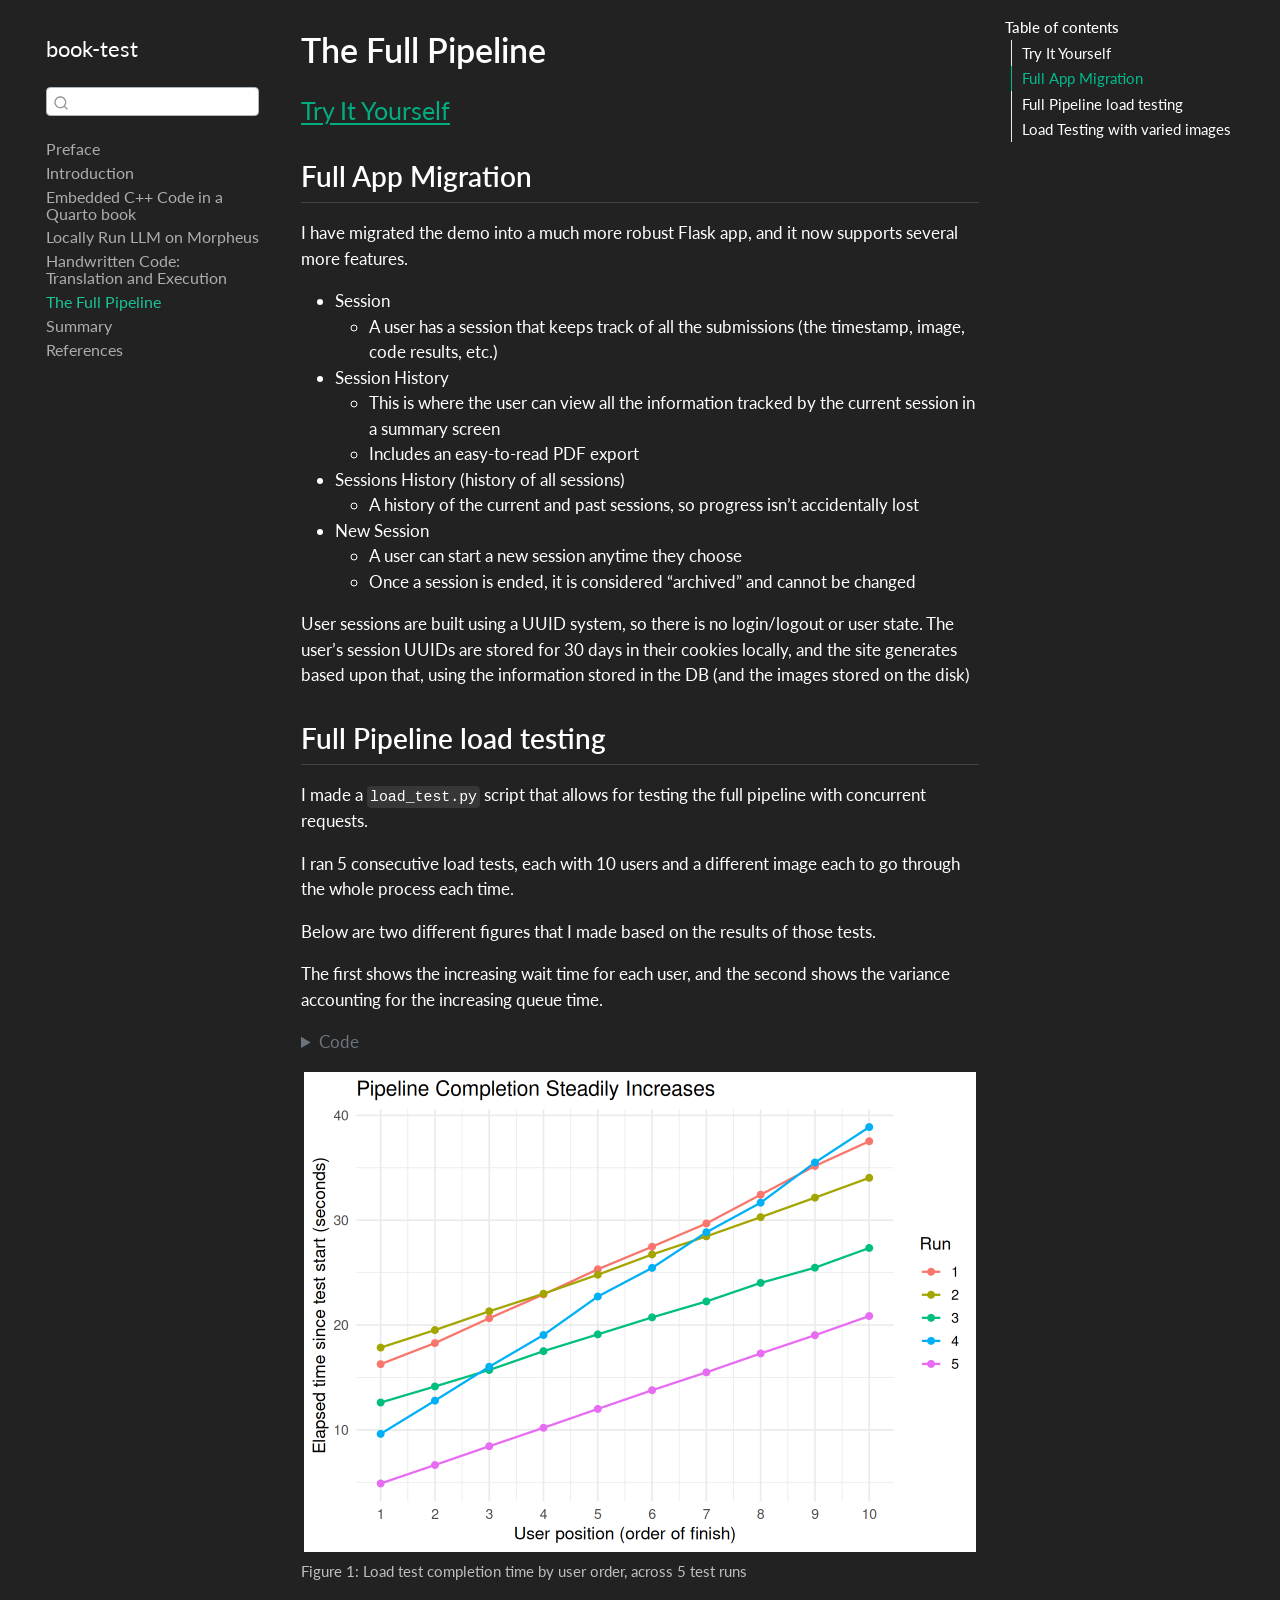
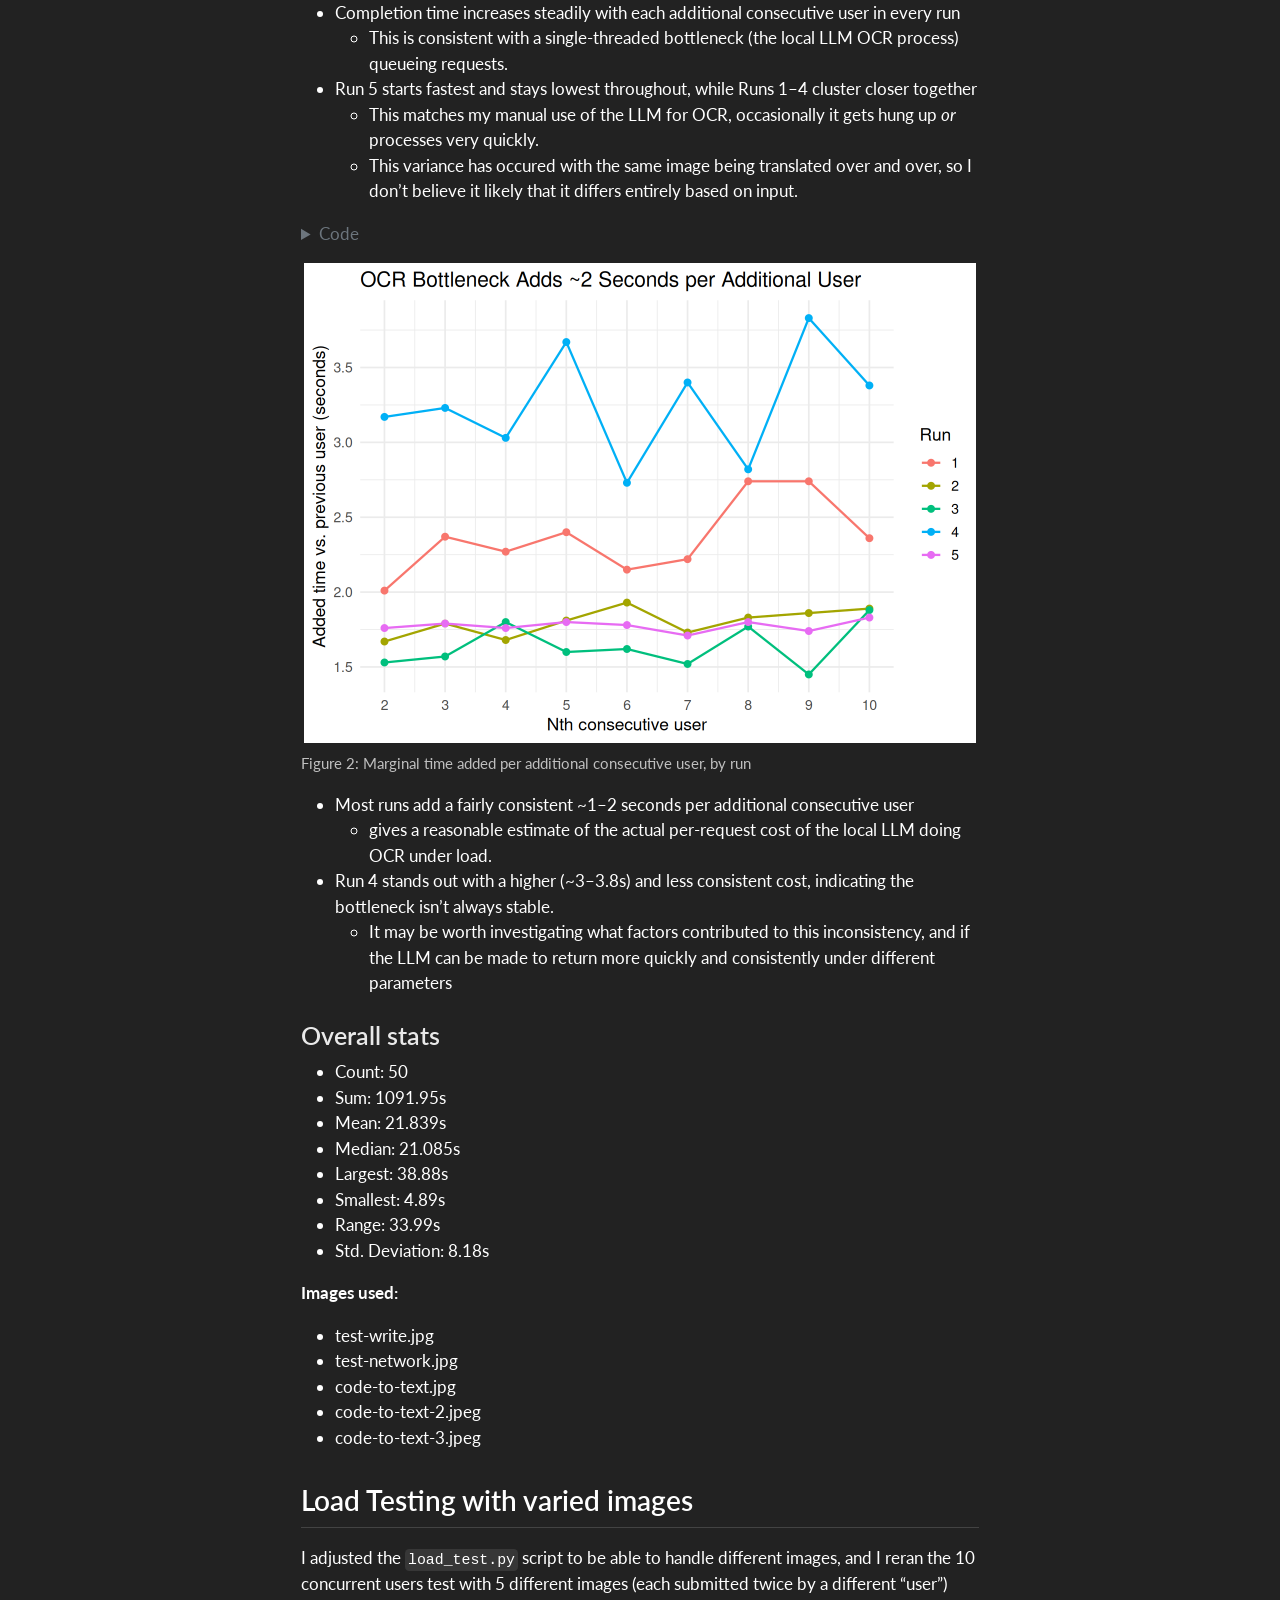
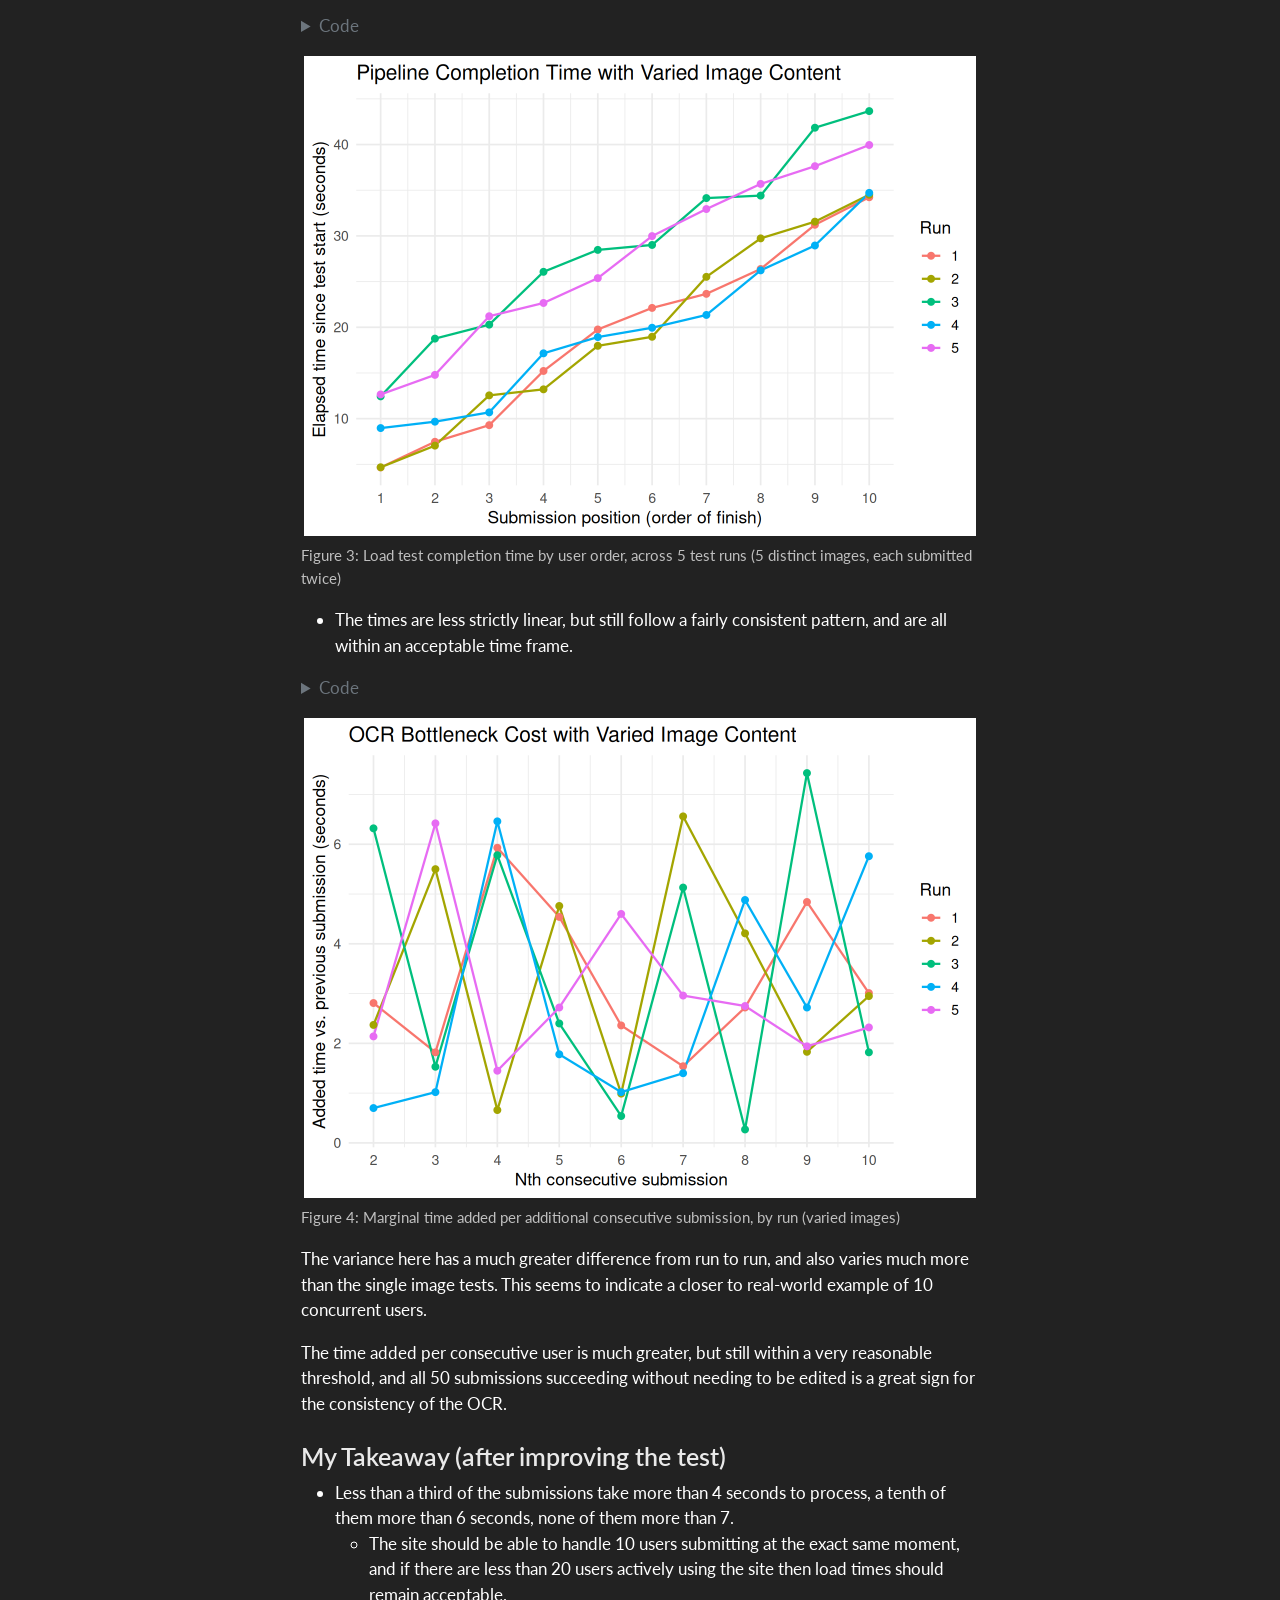
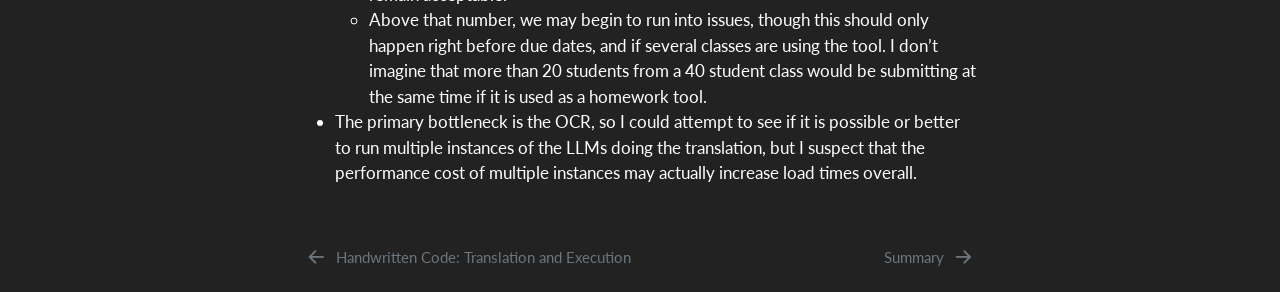
<file: _book/handwritten-code-pipeline.html>
<!DOCTYPE html>
<html xmlns="http://www.w3.org/1999/xhtml" lang="en" xml:lang="en"><head>

<meta charset="utf-8">
<meta name="generator" content="quarto-1.9.37">

<meta name="viewport" content="width=device-width, initial-scale=1.0, user-scalable=yes">


<title>The Full Pipeline – book-test</title>
<style>
/* Default styles provided by pandoc.
** See https://pandoc.org/MANUAL.html#variables-for-html for config info.
*/
code{white-space: pre-wrap;}
span.smallcaps{font-variant: small-caps;}
div.columns{display: flex; gap: min(4vw, 1.5em);}
div.column{flex: auto; overflow-x: auto;}
div.hanging-indent{margin-left: 1.5em; text-indent: -1.5em;}
ul.task-list{list-style: none;}
ul.task-list li input[type="checkbox"] {
  width: 0.8em;
  margin: 0 0.8em 0.2em -1em; /* quarto-specific, see https://github.com/quarto-dev/quarto-cli/issues/4556 */ 
  vertical-align: middle;
}
/* CSS for syntax highlighting */
html { -webkit-text-size-adjust: 100%; }
pre > code.sourceCode { white-space: pre; position: relative; }
pre > code.sourceCode > span { display: inline-block; line-height: 1.25; }
pre > code.sourceCode > span:empty { height: 1.2em; }
.sourceCode { overflow: visible; }
code.sourceCode > span { color: inherit; text-decoration: inherit; }
div.sourceCode { margin: 1em 0; }
pre.sourceCode { margin: 0; }
@media screen {
div.sourceCode { overflow: auto; }
}
@media print {
pre > code.sourceCode { white-space: pre-wrap; }
pre > code.sourceCode > span { text-indent: -5em; padding-left: 5em; }
}
pre.numberSource code
  { counter-reset: source-line 0; }
pre.numberSource code > span
  { position: relative; left: -4em; counter-increment: source-line; }
pre.numberSource code > span > a:first-child::before
  { content: counter(source-line);
    position: relative; left: -1em; text-align: right; vertical-align: baseline;
    border: none; display: inline-block;
    -webkit-touch-callout: none; -webkit-user-select: none;
    -khtml-user-select: none; -moz-user-select: none;
    -ms-user-select: none; user-select: none;
    padding: 0 4px; width: 4em;
  }
pre.numberSource { margin-left: 3em;  padding-left: 4px; }
div.sourceCode
  {   }
@media screen {
pre > code.sourceCode > span > a:first-child::before { text-decoration: underline; }
}
</style>


<script src="site_libs/quarto-nav/quarto-nav.js"></script>
<script src="site_libs/quarto-nav/headroom.min.js"></script>
<script src="site_libs/clipboard/clipboard.min.js"></script>
<script src="site_libs/quarto-search/autocomplete.umd.js"></script>
<script src="site_libs/quarto-search/fuse.min.js"></script>
<script src="site_libs/quarto-search/quarto-search.js"></script>
<meta name="quarto:offset" content="./">
<link href="./summary.html" rel="next">
<link href="./handwriting-to-code.html" rel="prev">
<script src="site_libs/quarto-html/quarto.js" type="module"></script>
<script src="site_libs/quarto-html/tabsets/tabsets.js" type="module"></script>
<script src="site_libs/quarto-html/popper.min.js"></script>
<script src="site_libs/quarto-html/tippy.umd.min.js"></script>
<script src="site_libs/quarto-html/anchor.min.js"></script>
<link href="site_libs/quarto-html/tippy.css" rel="stylesheet">
<link href="site_libs/quarto-html/quarto-syntax-highlighting-dark-d0ae9245876894da5ac7e18953ecc5cc.css" rel="stylesheet" id="quarto-text-highlighting-styles">
<script src="site_libs/bootstrap/bootstrap.min.js"></script>
<link href="site_libs/bootstrap/bootstrap-icons.css" rel="stylesheet">
<link href="site_libs/bootstrap/bootstrap-ebbe2af21149f8b601cc8cccd0f7b055.min.css" rel="stylesheet" append-hash="true" id="quarto-bootstrap" data-mode="dark">
<script src="site_libs/quarto-contrib/glightbox/glightbox.min.js"></script>
<link href="site_libs/quarto-contrib/glightbox/glightbox.min.css" rel="stylesheet">
<link href="site_libs/quarto-contrib/glightbox/lightbox.css" rel="stylesheet">
<script id="quarto-search-options" type="application/json">{
  "location": "sidebar",
  "copy-button": false,
  "collapse-after": 3,
  "panel-placement": "start",
  "type": "textbox",
  "limit": 50,
  "keyboard-shortcut": [
    "f",
    "/",
    "s"
  ],
  "show-item-context": false,
  "language": {
    "search-no-results-text": "No results",
    "search-matching-documents-text": "matching documents",
    "search-copy-link-title": "Copy link to search",
    "search-hide-matches-text": "Hide additional matches",
    "search-more-match-text": "more match in this document",
    "search-more-matches-text": "more matches in this document",
    "search-clear-button-title": "Clear",
    "search-text-placeholder": "",
    "search-detached-cancel-button-title": "Cancel",
    "search-submit-button-title": "Submit",
    "search-label": "Search"
  }
}</script>


</head>

<body class="nav-sidebar floating quarto-light">

<div id="quarto-search-results"></div>
  <header id="quarto-header" class="headroom fixed-top">
  <nav class="quarto-secondary-nav">
    <div class="container-fluid d-flex">
      <button type="button" class="quarto-btn-toggle btn" data-bs-toggle="collapse" role="button" data-bs-target=".quarto-sidebar-collapse-item" aria-controls="quarto-sidebar" aria-expanded="false" aria-label="Toggle sidebar navigation" onclick="if (window.quartoToggleHeadroom) { window.quartoToggleHeadroom(); }">
        <i class="bi bi-layout-text-sidebar-reverse"></i>
      </button>
        <nav class="quarto-page-breadcrumbs" aria-label="breadcrumb"><ol class="breadcrumb"><li class="breadcrumb-item"><a href="./handwritten-code-pipeline.html">The Full Pipeline</a></li></ol></nav>
        <a class="flex-grow-1" role="navigation" data-bs-toggle="collapse" data-bs-target=".quarto-sidebar-collapse-item" aria-controls="quarto-sidebar" aria-expanded="false" aria-label="Toggle sidebar navigation" onclick="if (window.quartoToggleHeadroom) { window.quartoToggleHeadroom(); }">      
        </a>
      <button type="button" class="btn quarto-search-button" aria-label="Search" onclick="window.quartoOpenSearch();">
        <i class="bi bi-search"></i>
      </button>
    </div>
  </nav>
</header>
<!-- content -->
<div id="quarto-content" class="quarto-container page-columns page-rows-contents page-layout-article">
<!-- sidebar -->
  <nav id="quarto-sidebar" class="sidebar collapse collapse-horizontal quarto-sidebar-collapse-item sidebar-navigation floating overflow-auto">
    <div class="pt-lg-2 mt-2 text-left sidebar-header">
    <div class="sidebar-title mb-0 py-0">
      <a href="./">book-test</a> 
    </div>
      </div>
        <div class="mt-2 flex-shrink-0 align-items-center">
        <div class="sidebar-search">
        <div id="quarto-search" class="" title="Search"></div>
        </div>
        </div>
    <div class="sidebar-menu-container"> 
    <ul class="list-unstyled mt-1">
        <li class="sidebar-item">
  <div class="sidebar-item-container"> 
  <a href="./index.html" class="sidebar-item-text sidebar-link">
 <span class="menu-text">Preface</span></a>
  </div>
</li>
        <li class="sidebar-item">
  <div class="sidebar-item-container"> 
  <a href="./intro.html" class="sidebar-item-text sidebar-link">
 <span class="menu-text">Introduction</span></a>
  </div>
</li>
        <li class="sidebar-item">
  <div class="sidebar-item-container"> 
  <a href="./embedded-cpp-demo.html" class="sidebar-item-text sidebar-link">
 <span class="menu-text">Embedded C++ Code in a Quarto book</span></a>
  </div>
</li>
        <li class="sidebar-item">
  <div class="sidebar-item-container"> 
  <a href="./local-llm-morpheus-install.html" class="sidebar-item-text sidebar-link">
 <span class="menu-text">Locally Run LLM on Morpheus</span></a>
  </div>
</li>
        <li class="sidebar-item">
  <div class="sidebar-item-container"> 
  <a href="./handwriting-to-code.html" class="sidebar-item-text sidebar-link">
 <span class="menu-text">Handwritten Code: Translation and Execution</span></a>
  </div>
</li>
        <li class="sidebar-item">
  <div class="sidebar-item-container"> 
  <a href="./handwritten-code-pipeline.html" class="sidebar-item-text sidebar-link active">
 <span class="menu-text">The Full Pipeline</span></a>
  </div>
</li>
        <li class="sidebar-item">
  <div class="sidebar-item-container"> 
  <a href="./summary.html" class="sidebar-item-text sidebar-link">
 <span class="menu-text">Summary</span></a>
  </div>
</li>
        <li class="sidebar-item">
  <div class="sidebar-item-container"> 
  <a href="./references.html" class="sidebar-item-text sidebar-link">
 <span class="menu-text">References</span></a>
  </div>
</li>
    </ul>
    </div>
</nav>
<div id="quarto-sidebar-glass" class="quarto-sidebar-collapse-item" data-bs-toggle="collapse" data-bs-target=".quarto-sidebar-collapse-item"></div>
<!-- margin-sidebar -->
    <div id="quarto-margin-sidebar" class="sidebar margin-sidebar">
        <nav id="TOC" role="doc-toc" class="toc-active">
    <h2 id="toc-title">Table of contents</h2>
   
  <ul>
  <li><a href="#try-it-yourself" id="toc-try-it-yourself" class="nav-link active" data-scroll-target="#try-it-yourself">Try It Yourself</a></li>
  <li><a href="#full-app-migration" id="toc-full-app-migration" class="nav-link" data-scroll-target="#full-app-migration">Full App Migration</a></li>
  <li><a href="#full-pipeline-load-testing" id="toc-full-pipeline-load-testing" class="nav-link" data-scroll-target="#full-pipeline-load-testing">Full Pipeline load testing</a>
  <ul class="collapse">
  <li><a href="#overall-stats" id="toc-overall-stats" class="nav-link" data-scroll-target="#overall-stats">Overall stats</a></li>
  </ul></li>
  <li><a href="#load-testing-with-varied-images" id="toc-load-testing-with-varied-images" class="nav-link" data-scroll-target="#load-testing-with-varied-images">Load Testing with varied images</a>
  <ul class="collapse">
  <li><a href="#my-takeaway-after-improving-the-test" id="toc-my-takeaway-after-improving-the-test" class="nav-link" data-scroll-target="#my-takeaway-after-improving-the-test">My Takeaway (after improving the test)</a></li>
  </ul></li>
  </ul>
</nav>
    </div>
<!-- main -->
<main class="content" id="quarto-document-content">

<header id="title-block-header" class="quarto-title-block default">
<div class="quarto-title">
<h1 class="title">The Full Pipeline</h1>
</div>



<div class="quarto-title-meta">

    
  
    
  </div>
  


</header>


<section id="try-it-yourself" class="level3">
<h3 class="anchored" data-anchor-id="try-it-yourself"><a href="http://morpheus.users.weber.edu:8000/">Try It Yourself</a></h3>
</section>
<section id="full-app-migration" class="level2">
<h2 class="anchored" data-anchor-id="full-app-migration">Full App Migration</h2>
<p>I have migrated the demo into a much more robust Flask app, and it now supports several more features.</p>
<ul>
<li>Session
<ul>
<li>A user has a session that keeps track of all the submissions (the timestamp, image, code results, etc.)</li>
</ul></li>
<li>Session History
<ul>
<li>This is where the user can view all the information tracked by the current session in a summary screen</li>
<li>Includes an easy-to-read PDF export</li>
</ul></li>
<li>Sessions History (history of all sessions)
<ul>
<li>A history of the current and past sessions, so progress isn’t accidentally lost</li>
</ul></li>
<li>New Session
<ul>
<li>A user can start a new session anytime they choose</li>
<li>Once a session is ended, it is considered “archived” and cannot be changed</li>
</ul></li>
</ul>
<p>User sessions are built using a UUID system, so there is no login/logout or user state. The user’s session UUIDs are stored for 30 days in their cookies locally, and the site generates based upon that, using the information stored in the DB (and the images stored on the disk)</p>
</section>
<section id="full-pipeline-load-testing" class="level2">
<h2 class="anchored" data-anchor-id="full-pipeline-load-testing">Full Pipeline load testing</h2>
<p>I made a <code>load_test.py</code> script that allows for testing the full pipeline with concurrent requests.</p>
<p>I ran 5 consecutive load tests, each with 10 users and a different image each to go through the whole process each time.</p>
<p>Below are two different figures that I made based on the results of those tests.</p>
<p>The first shows the increasing wait time for each user, and the second shows the variance accounting for the increasing queue time.</p>
<div class="cell">
<details class="code-fold">
<summary>Code</summary>
<div class="code-copy-outer-scaffold"><div class="sourceCode cell-code" id="cb1"><pre class="sourceCode r code-with-copy"><code class="sourceCode r"><span id="cb1-1"><a href="#cb1-1" aria-hidden="true" tabindex="-1"></a><span class="fu">library</span>(ggplot2)</span>
<span id="cb1-2"><a href="#cb1-2" aria-hidden="true" tabindex="-1"></a></span>
<span id="cb1-3"><a href="#cb1-3" aria-hidden="true" tabindex="-1"></a>times <span class="ot">&lt;-</span> <span class="fu">c</span>(<span class="fl">16.27</span>, <span class="fl">18.28</span>, <span class="fl">20.65</span>, <span class="fl">22.92</span>, <span class="fl">25.32</span>, <span class="fl">27.47</span>, <span class="fl">29.69</span>, <span class="fl">32.43</span>, <span class="fl">35.17</span>, <span class="fl">37.53</span>,</span>
<span id="cb1-4"><a href="#cb1-4" aria-hidden="true" tabindex="-1"></a>           <span class="fl">17.85</span>, <span class="fl">19.52</span>, <span class="fl">21.31</span>, <span class="fl">22.99</span>, <span class="fl">24.80</span>, <span class="fl">26.73</span>, <span class="fl">28.46</span>, <span class="fl">30.29</span>, <span class="fl">32.15</span>, <span class="fl">34.04</span>,</span>
<span id="cb1-5"><a href="#cb1-5" aria-hidden="true" tabindex="-1"></a>           <span class="fl">12.61</span>, <span class="fl">14.14</span>, <span class="fl">15.71</span>, <span class="fl">17.51</span>, <span class="fl">19.11</span>, <span class="fl">20.73</span>, <span class="fl">22.25</span>, <span class="fl">24.02</span>, <span class="fl">25.47</span>, <span class="fl">27.35</span>,</span>
<span id="cb1-6"><a href="#cb1-6" aria-hidden="true" tabindex="-1"></a>            <span class="fl">9.62</span>, <span class="fl">12.79</span>, <span class="fl">16.02</span>, <span class="fl">19.05</span>, <span class="fl">22.72</span>, <span class="fl">25.45</span>, <span class="fl">28.85</span>, <span class="fl">31.67</span>, <span class="fl">35.50</span>, <span class="fl">38.88</span>,</span>
<span id="cb1-7"><a href="#cb1-7" aria-hidden="true" tabindex="-1"></a>            <span class="fl">4.89</span>,  <span class="fl">6.65</span>,  <span class="fl">8.44</span>, <span class="fl">10.20</span>, <span class="fl">12.00</span>, <span class="fl">13.78</span>, <span class="fl">15.49</span>, <span class="fl">17.29</span>, <span class="fl">19.03</span>, <span class="fl">20.86</span>)</span>
<span id="cb1-8"><a href="#cb1-8" aria-hidden="true" tabindex="-1"></a></span>
<span id="cb1-9"><a href="#cb1-9" aria-hidden="true" tabindex="-1"></a>df <span class="ot">&lt;-</span> <span class="fu">data.frame</span>(</span>
<span id="cb1-10"><a href="#cb1-10" aria-hidden="true" tabindex="-1"></a>  <span class="at">time =</span> times,</span>
<span id="cb1-11"><a href="#cb1-11" aria-hidden="true" tabindex="-1"></a>  <span class="at">run =</span> <span class="fu">factor</span>(<span class="fu">rep</span>(<span class="dv">1</span><span class="sc">:</span><span class="dv">5</span>, <span class="at">each =</span> <span class="dv">10</span>)),</span>
<span id="cb1-12"><a href="#cb1-12" aria-hidden="true" tabindex="-1"></a>  <span class="at">user_position =</span> <span class="fu">rep</span>(<span class="dv">1</span><span class="sc">:</span><span class="dv">10</span>, <span class="at">times =</span> <span class="dv">5</span>)</span>
<span id="cb1-13"><a href="#cb1-13" aria-hidden="true" tabindex="-1"></a>)</span>
<span id="cb1-14"><a href="#cb1-14" aria-hidden="true" tabindex="-1"></a></span>
<span id="cb1-15"><a href="#cb1-15" aria-hidden="true" tabindex="-1"></a><span class="fu">ggplot</span>(df, <span class="fu">aes</span>(<span class="at">x =</span> user_position, <span class="at">y =</span> time, <span class="at">color =</span> run)) <span class="sc">+</span></span>
<span id="cb1-16"><a href="#cb1-16" aria-hidden="true" tabindex="-1"></a>  <span class="fu">geom_line</span>(<span class="at">linewidth =</span> <span class="fl">0.8</span>) <span class="sc">+</span></span>
<span id="cb1-17"><a href="#cb1-17" aria-hidden="true" tabindex="-1"></a>  <span class="fu">geom_point</span>(<span class="at">size =</span> <span class="dv">2</span>) <span class="sc">+</span></span>
<span id="cb1-18"><a href="#cb1-18" aria-hidden="true" tabindex="-1"></a>  <span class="fu">scale_x_continuous</span>(<span class="at">breaks =</span> <span class="dv">1</span><span class="sc">:</span><span class="dv">10</span>) <span class="sc">+</span></span>
<span id="cb1-19"><a href="#cb1-19" aria-hidden="true" tabindex="-1"></a>  <span class="fu">labs</span>(<span class="at">title =</span> <span class="st">"Pipeline Completion Steadily Increases"</span>,</span>
<span id="cb1-20"><a href="#cb1-20" aria-hidden="true" tabindex="-1"></a>       <span class="at">x =</span> <span class="st">"User position (order of finish)"</span>,</span>
<span id="cb1-21"><a href="#cb1-21" aria-hidden="true" tabindex="-1"></a>       <span class="at">y =</span> <span class="st">"Elapsed time since test start (seconds)"</span>,</span>
<span id="cb1-22"><a href="#cb1-22" aria-hidden="true" tabindex="-1"></a>       <span class="at">color =</span> <span class="st">"Run"</span>) <span class="sc">+</span></span>
<span id="cb1-23"><a href="#cb1-23" aria-hidden="true" tabindex="-1"></a>  <span class="fu">theme_minimal</span>(<span class="at">base_size =</span> <span class="dv">13</span>)</span></code></pre></div><button title="Copy to Clipboard" class="code-copy-button"><i class="bi"></i></button></div>
</details>
<div class="cell-output-display">
<div id="fig-load-times" class="quarto-float quarto-figure quarto-figure-center anchored">
<figure class="quarto-float quarto-float-fig figure">
<div aria-describedby="fig-load-times-caption-0ceaefa1-69ba-4598-a22c-09a6ac19f8ca">
<a href="handwritten-code-pipeline_files/figure-html/fig-load-times-1.png" class="lightbox" data-gallery="quarto-lightbox-gallery-1" title="Figure&nbsp;1: Load test completion time by user order, across 5 test runs"><img src="handwritten-code-pipeline_files/figure-html/fig-load-times-1.png" class="img-fluid figure-img" width="672"></a>
</div>
<figcaption class="quarto-float-caption-bottom quarto-float-caption quarto-float-fig" id="fig-load-times-caption-0ceaefa1-69ba-4598-a22c-09a6ac19f8ca">
Figure&nbsp;1: Load test completion time by user order, across 5 test runs
</figcaption>
</figure>
</div>
</div>
</div>
<ul>
<li>Completion time increases steadily with each additional consecutive user in every run
<ul>
<li>This is consistent with a single-threaded bottleneck (the local LLM OCR process) queueing requests.</li>
</ul></li>
<li>Run 5 starts fastest and stays lowest throughout, while Runs 1–4 cluster closer together
<ul>
<li>This matches my manual use of the LLM for OCR, occasionally it gets hung up <em>or</em> processes very quickly.</li>
<li>This variance has occured with the same image being translated over and over, so I don’t believe it likely that it differs entirely based on input.</li>
</ul></li>
</ul>
<div class="cell">
<details class="code-fold">
<summary>Code</summary>
<div class="code-copy-outer-scaffold"><div class="sourceCode cell-code" id="cb2"><pre class="sourceCode r code-with-copy"><code class="sourceCode r"><span id="cb2-1"><a href="#cb2-1" aria-hidden="true" tabindex="-1"></a><span class="fu">library</span>(dplyr)</span>
<span id="cb2-2"><a href="#cb2-2" aria-hidden="true" tabindex="-1"></a></span>
<span id="cb2-3"><a href="#cb2-3" aria-hidden="true" tabindex="-1"></a>deltas <span class="ot">&lt;-</span> df <span class="sc">%&gt;%</span></span>
<span id="cb2-4"><a href="#cb2-4" aria-hidden="true" tabindex="-1"></a>  <span class="fu">group_by</span>(run) <span class="sc">%&gt;%</span></span>
<span id="cb2-5"><a href="#cb2-5" aria-hidden="true" tabindex="-1"></a>  <span class="fu">arrange</span>(user_position) <span class="sc">%&gt;%</span></span>
<span id="cb2-6"><a href="#cb2-6" aria-hidden="true" tabindex="-1"></a>  <span class="fu">mutate</span>(<span class="at">delta =</span> time <span class="sc">-</span> <span class="fu">lag</span>(time)) <span class="sc">%&gt;%</span></span>
<span id="cb2-7"><a href="#cb2-7" aria-hidden="true" tabindex="-1"></a>  <span class="fu">filter</span>(<span class="sc">!</span><span class="fu">is.na</span>(delta))</span>
<span id="cb2-8"><a href="#cb2-8" aria-hidden="true" tabindex="-1"></a></span>
<span id="cb2-9"><a href="#cb2-9" aria-hidden="true" tabindex="-1"></a><span class="fu">ggplot</span>(deltas, <span class="fu">aes</span>(<span class="at">x =</span> user_position, <span class="at">y =</span> delta, <span class="at">color =</span> run)) <span class="sc">+</span></span>
<span id="cb2-10"><a href="#cb2-10" aria-hidden="true" tabindex="-1"></a>  <span class="fu">geom_line</span>(<span class="at">linewidth =</span> <span class="fl">0.8</span>) <span class="sc">+</span></span>
<span id="cb2-11"><a href="#cb2-11" aria-hidden="true" tabindex="-1"></a>  <span class="fu">geom_point</span>(<span class="at">size =</span> <span class="dv">2</span>) <span class="sc">+</span></span>
<span id="cb2-12"><a href="#cb2-12" aria-hidden="true" tabindex="-1"></a>  <span class="fu">scale_x_continuous</span>(<span class="at">breaks =</span> <span class="dv">2</span><span class="sc">:</span><span class="dv">10</span>) <span class="sc">+</span></span>
<span id="cb2-13"><a href="#cb2-13" aria-hidden="true" tabindex="-1"></a>  <span class="fu">labs</span>(<span class="at">title =</span> <span class="st">"OCR Bottleneck Adds ~2 Seconds per Additional User"</span>,</span>
<span id="cb2-14"><a href="#cb2-14" aria-hidden="true" tabindex="-1"></a>       <span class="at">x =</span> <span class="st">"Nth consecutive user"</span>,</span>
<span id="cb2-15"><a href="#cb2-15" aria-hidden="true" tabindex="-1"></a>       <span class="at">y =</span> <span class="st">"Added time vs. previous user (seconds)"</span>,</span>
<span id="cb2-16"><a href="#cb2-16" aria-hidden="true" tabindex="-1"></a>       <span class="at">color =</span> <span class="st">"Run"</span>) <span class="sc">+</span></span>
<span id="cb2-17"><a href="#cb2-17" aria-hidden="true" tabindex="-1"></a>  <span class="fu">theme_minimal</span>(<span class="at">base_size =</span> <span class="dv">13</span>)</span></code></pre></div><button title="Copy to Clipboard" class="code-copy-button"><i class="bi"></i></button></div>
</details>
<div class="cell-output-display">
<div id="fig-marginal-delay" class="quarto-float quarto-figure quarto-figure-center anchored">
<figure class="quarto-float quarto-float-fig figure">
<div aria-describedby="fig-marginal-delay-caption-0ceaefa1-69ba-4598-a22c-09a6ac19f8ca">
<a href="handwritten-code-pipeline_files/figure-html/fig-marginal-delay-1.png" class="lightbox" data-gallery="quarto-lightbox-gallery-2" title="Figure&nbsp;2: Marginal time added per additional consecutive user, by run"><img src="handwritten-code-pipeline_files/figure-html/fig-marginal-delay-1.png" class="img-fluid figure-img" width="672"></a>
</div>
<figcaption class="quarto-float-caption-bottom quarto-float-caption quarto-float-fig" id="fig-marginal-delay-caption-0ceaefa1-69ba-4598-a22c-09a6ac19f8ca">
Figure&nbsp;2: Marginal time added per additional consecutive user, by run
</figcaption>
</figure>
</div>
</div>
</div>
<ul>
<li>Most runs add a fairly consistent ~1–2 seconds per additional consecutive user
<ul>
<li>gives a reasonable estimate of the actual per-request cost of the local LLM doing OCR under load.</li>
</ul></li>
<li>Run 4 stands out with a higher (~3–3.8s) and less consistent cost, indicating the bottleneck isn’t always stable.
<ul>
<li>It may be worth investigating what factors contributed to this inconsistency, and if the LLM can be made to return more quickly and consistently under different parameters</li>
</ul></li>
</ul>
<section id="overall-stats" class="level3">
<h3 class="anchored" data-anchor-id="overall-stats">Overall stats</h3>
<ul>
<li>Count: 50</li>
<li>Sum: 1091.95s</li>
<li>Mean: 21.839s</li>
<li>Median: 21.085s</li>
<li>Largest: 38.88s</li>
<li>Smallest: 4.89s</li>
<li>Range: 33.99s</li>
<li>Std. Deviation: 8.18s</li>
</ul>
<p><strong>Images used:</strong></p>
<ul>
<li>test-write.jpg</li>
<li>test-network.jpg</li>
<li>code-to-text.jpg</li>
<li>code-to-text-2.jpeg</li>
<li>code-to-text-3.jpeg</li>
</ul>
</section>
</section>
<section id="load-testing-with-varied-images" class="level2">
<h2 class="anchored" data-anchor-id="load-testing-with-varied-images">Load Testing with varied images</h2>
<p>I adjusted the <code>load_test.py</code> script to be able to handle different images, and I reran the 10 concurrent users test with 5 different images (each submitted twice by a different “user”)</p>
<div class="cell">
<details class="code-fold">
<summary>Code</summary>
<div class="code-copy-outer-scaffold"><div class="sourceCode cell-code" id="cb3"><pre class="sourceCode r code-with-copy"><code class="sourceCode r"><span id="cb3-1"><a href="#cb3-1" aria-hidden="true" tabindex="-1"></a><span class="fu">library</span>(ggplot2)</span>
<span id="cb3-2"><a href="#cb3-2" aria-hidden="true" tabindex="-1"></a></span>
<span id="cb3-3"><a href="#cb3-3" aria-hidden="true" tabindex="-1"></a>times <span class="ot">&lt;-</span> <span class="fu">c</span>(<span class="fl">4.66</span>, <span class="fl">7.47</span>, <span class="fl">9.29</span>, <span class="fl">15.22</span>, <span class="fl">19.76</span>, <span class="fl">22.12</span>, <span class="fl">23.66</span>, <span class="fl">26.38</span>, <span class="fl">31.22</span>, <span class="fl">34.23</span>,</span>
<span id="cb3-4"><a href="#cb3-4" aria-hidden="true" tabindex="-1"></a>           <span class="fl">4.68</span>, <span class="fl">7.05</span>, <span class="fl">12.55</span>, <span class="fl">13.21</span>, <span class="fl">17.97</span>, <span class="fl">18.96</span>, <span class="fl">25.52</span>, <span class="fl">29.73</span>, <span class="fl">31.56</span>, <span class="fl">34.51</span>,</span>
<span id="cb3-5"><a href="#cb3-5" aria-hidden="true" tabindex="-1"></a>           <span class="fl">12.44</span>, <span class="fl">18.76</span>, <span class="fl">20.29</span>, <span class="fl">26.07</span>, <span class="fl">28.47</span>, <span class="fl">29.01</span>, <span class="fl">34.14</span>, <span class="fl">34.41</span>, <span class="fl">41.84</span>, <span class="fl">43.66</span>,</span>
<span id="cb3-6"><a href="#cb3-6" aria-hidden="true" tabindex="-1"></a>           <span class="fl">8.97</span>, <span class="fl">9.67</span>, <span class="fl">10.69</span>, <span class="fl">17.15</span>, <span class="fl">18.93</span>, <span class="fl">19.95</span>, <span class="fl">21.35</span>, <span class="fl">26.23</span>, <span class="fl">28.95</span>, <span class="fl">34.71</span>,</span>
<span id="cb3-7"><a href="#cb3-7" aria-hidden="true" tabindex="-1"></a>           <span class="fl">12.65</span>, <span class="fl">14.79</span>, <span class="fl">21.21</span>, <span class="fl">22.66</span>, <span class="fl">25.38</span>, <span class="fl">29.98</span>, <span class="fl">32.94</span>, <span class="fl">35.69</span>, <span class="fl">37.63</span>, <span class="fl">39.95</span>)</span>
<span id="cb3-8"><a href="#cb3-8" aria-hidden="true" tabindex="-1"></a></span>
<span id="cb3-9"><a href="#cb3-9" aria-hidden="true" tabindex="-1"></a>df_varied <span class="ot">&lt;-</span> <span class="fu">data.frame</span>(</span>
<span id="cb3-10"><a href="#cb3-10" aria-hidden="true" tabindex="-1"></a>  <span class="at">time =</span> times,</span>
<span id="cb3-11"><a href="#cb3-11" aria-hidden="true" tabindex="-1"></a>  <span class="at">run =</span> <span class="fu">factor</span>(<span class="fu">rep</span>(<span class="dv">1</span><span class="sc">:</span><span class="dv">5</span>, <span class="at">each =</span> <span class="dv">10</span>)),</span>
<span id="cb3-12"><a href="#cb3-12" aria-hidden="true" tabindex="-1"></a>  <span class="at">user_position =</span> <span class="fu">rep</span>(<span class="dv">1</span><span class="sc">:</span><span class="dv">10</span>, <span class="at">times =</span> <span class="dv">5</span>)</span>
<span id="cb3-13"><a href="#cb3-13" aria-hidden="true" tabindex="-1"></a>)</span>
<span id="cb3-14"><a href="#cb3-14" aria-hidden="true" tabindex="-1"></a></span>
<span id="cb3-15"><a href="#cb3-15" aria-hidden="true" tabindex="-1"></a><span class="fu">ggplot</span>(df_varied, <span class="fu">aes</span>(<span class="at">x =</span> user_position, <span class="at">y =</span> time, <span class="at">color =</span> run)) <span class="sc">+</span></span>
<span id="cb3-16"><a href="#cb3-16" aria-hidden="true" tabindex="-1"></a>  <span class="fu">geom_line</span>(<span class="at">linewidth =</span> <span class="fl">0.8</span>) <span class="sc">+</span></span>
<span id="cb3-17"><a href="#cb3-17" aria-hidden="true" tabindex="-1"></a>  <span class="fu">geom_point</span>(<span class="at">size =</span> <span class="dv">2</span>) <span class="sc">+</span></span>
<span id="cb3-18"><a href="#cb3-18" aria-hidden="true" tabindex="-1"></a>  <span class="fu">scale_x_continuous</span>(<span class="at">breaks =</span> <span class="dv">1</span><span class="sc">:</span><span class="dv">10</span>) <span class="sc">+</span></span>
<span id="cb3-19"><a href="#cb3-19" aria-hidden="true" tabindex="-1"></a>  <span class="fu">labs</span>(<span class="at">title =</span> <span class="st">"Pipeline Completion Time with Varied Image Content"</span>,</span>
<span id="cb3-20"><a href="#cb3-20" aria-hidden="true" tabindex="-1"></a>       <span class="at">x =</span> <span class="st">"Submission position (order of finish)"</span>,</span>
<span id="cb3-21"><a href="#cb3-21" aria-hidden="true" tabindex="-1"></a>       <span class="at">y =</span> <span class="st">"Elapsed time since test start (seconds)"</span>,</span>
<span id="cb3-22"><a href="#cb3-22" aria-hidden="true" tabindex="-1"></a>       <span class="at">color =</span> <span class="st">"Run"</span>) <span class="sc">+</span></span>
<span id="cb3-23"><a href="#cb3-23" aria-hidden="true" tabindex="-1"></a>  <span class="fu">theme_minimal</span>(<span class="at">base_size =</span> <span class="dv">13</span>)</span></code></pre></div><button title="Copy to Clipboard" class="code-copy-button"><i class="bi"></i></button></div>
</details>
<div class="cell-output-display">
<div id="fig-load-times-varied" class="quarto-float quarto-figure quarto-figure-center anchored">
<figure class="quarto-float quarto-float-fig figure">
<div aria-describedby="fig-load-times-varied-caption-0ceaefa1-69ba-4598-a22c-09a6ac19f8ca">
<a href="handwritten-code-pipeline_files/figure-html/fig-load-times-varied-1.png" class="lightbox" data-gallery="quarto-lightbox-gallery-3" title="Figure&nbsp;3: Load test completion time by user order, across 5 test runs (5 distinct images, each submitted twice)"><img src="handwritten-code-pipeline_files/figure-html/fig-load-times-varied-1.png" class="img-fluid figure-img" width="672"></a>
</div>
<figcaption class="quarto-float-caption-bottom quarto-float-caption quarto-float-fig" id="fig-load-times-varied-caption-0ceaefa1-69ba-4598-a22c-09a6ac19f8ca">
Figure&nbsp;3: Load test completion time by user order, across 5 test runs (5 distinct images, each submitted twice)
</figcaption>
</figure>
</div>
</div>
</div>
<ul>
<li>The times are less strictly linear, but still follow a fairly consistent pattern, and are all within an acceptable time frame.</li>
</ul>
<div class="cell">
<details class="code-fold">
<summary>Code</summary>
<div class="code-copy-outer-scaffold"><div class="sourceCode cell-code" id="cb4"><pre class="sourceCode r code-with-copy"><code class="sourceCode r"><span id="cb4-1"><a href="#cb4-1" aria-hidden="true" tabindex="-1"></a><span class="fu">library</span>(dplyr)</span>
<span id="cb4-2"><a href="#cb4-2" aria-hidden="true" tabindex="-1"></a></span>
<span id="cb4-3"><a href="#cb4-3" aria-hidden="true" tabindex="-1"></a>deltas_varied <span class="ot">&lt;-</span> df_varied <span class="sc">%&gt;%</span></span>
<span id="cb4-4"><a href="#cb4-4" aria-hidden="true" tabindex="-1"></a>  <span class="fu">group_by</span>(run) <span class="sc">%&gt;%</span></span>
<span id="cb4-5"><a href="#cb4-5" aria-hidden="true" tabindex="-1"></a>  <span class="fu">arrange</span>(user_position) <span class="sc">%&gt;%</span></span>
<span id="cb4-6"><a href="#cb4-6" aria-hidden="true" tabindex="-1"></a>  <span class="fu">mutate</span>(<span class="at">delta =</span> time <span class="sc">-</span> <span class="fu">lag</span>(time)) <span class="sc">%&gt;%</span></span>
<span id="cb4-7"><a href="#cb4-7" aria-hidden="true" tabindex="-1"></a>  <span class="fu">filter</span>(<span class="sc">!</span><span class="fu">is.na</span>(delta))</span>
<span id="cb4-8"><a href="#cb4-8" aria-hidden="true" tabindex="-1"></a></span>
<span id="cb4-9"><a href="#cb4-9" aria-hidden="true" tabindex="-1"></a><span class="fu">ggplot</span>(deltas_varied, <span class="fu">aes</span>(<span class="at">x =</span> user_position, <span class="at">y =</span> delta, <span class="at">color =</span> run)) <span class="sc">+</span></span>
<span id="cb4-10"><a href="#cb4-10" aria-hidden="true" tabindex="-1"></a>  <span class="fu">geom_line</span>(<span class="at">linewidth =</span> <span class="fl">0.8</span>) <span class="sc">+</span></span>
<span id="cb4-11"><a href="#cb4-11" aria-hidden="true" tabindex="-1"></a>  <span class="fu">geom_point</span>(<span class="at">size =</span> <span class="dv">2</span>) <span class="sc">+</span></span>
<span id="cb4-12"><a href="#cb4-12" aria-hidden="true" tabindex="-1"></a>  <span class="fu">scale_x_continuous</span>(<span class="at">breaks =</span> <span class="dv">2</span><span class="sc">:</span><span class="dv">10</span>) <span class="sc">+</span></span>
<span id="cb4-13"><a href="#cb4-13" aria-hidden="true" tabindex="-1"></a>  <span class="fu">labs</span>(<span class="at">title =</span> <span class="st">"OCR Bottleneck Cost with Varied Image Content"</span>,</span>
<span id="cb4-14"><a href="#cb4-14" aria-hidden="true" tabindex="-1"></a>       <span class="at">x =</span> <span class="st">"Nth consecutive submission"</span>,</span>
<span id="cb4-15"><a href="#cb4-15" aria-hidden="true" tabindex="-1"></a>       <span class="at">y =</span> <span class="st">"Added time vs. previous submission (seconds)"</span>,</span>
<span id="cb4-16"><a href="#cb4-16" aria-hidden="true" tabindex="-1"></a>       <span class="at">color =</span> <span class="st">"Run"</span>) <span class="sc">+</span></span>
<span id="cb4-17"><a href="#cb4-17" aria-hidden="true" tabindex="-1"></a>  <span class="fu">theme_minimal</span>(<span class="at">base_size =</span> <span class="dv">13</span>)</span></code></pre></div><button title="Copy to Clipboard" class="code-copy-button"><i class="bi"></i></button></div>
</details>
<div class="cell-output-display">
<div id="fig-marginal-delay-varied" class="quarto-float quarto-figure quarto-figure-center anchored">
<figure class="quarto-float quarto-float-fig figure">
<div aria-describedby="fig-marginal-delay-varied-caption-0ceaefa1-69ba-4598-a22c-09a6ac19f8ca">
<a href="handwritten-code-pipeline_files/figure-html/fig-marginal-delay-varied-1.png" class="lightbox" data-gallery="quarto-lightbox-gallery-4" title="Figure&nbsp;4: Marginal time added per additional consecutive submission, by run (varied images)"><img src="handwritten-code-pipeline_files/figure-html/fig-marginal-delay-varied-1.png" class="img-fluid figure-img" width="672"></a>
</div>
<figcaption class="quarto-float-caption-bottom quarto-float-caption quarto-float-fig" id="fig-marginal-delay-varied-caption-0ceaefa1-69ba-4598-a22c-09a6ac19f8ca">
Figure&nbsp;4: Marginal time added per additional consecutive submission, by run (varied images)
</figcaption>
</figure>
</div>
</div>
</div>
<p>The variance here has a much greater difference from run to run, and also varies much more than the single image tests. This seems to indicate a closer to real-world example of 10 concurrent users.</p>
<p>The time added per consecutive user is much greater, but still within a very reasonable threshold, and all 50 submissions succeeding without needing to be edited is a great sign for the consistency of the OCR.</p>
<section id="my-takeaway-after-improving-the-test" class="level3">
<h3 class="anchored" data-anchor-id="my-takeaway-after-improving-the-test">My Takeaway (after improving the test)</h3>
<ul>
<li>Less than a third of the submissions take more than 4 seconds to process, a tenth of them more than 6 seconds, none of them more than 7.
<ul>
<li>The site should be able to handle 10 users submitting at the exact same moment, and if there are less than 20 users actively using the site then load times should remain acceptable.</li>
<li>Above that number, we may begin to run into issues, though this should only happen right before due dates, and if several classes are using the tool. I don’t imagine that more than 20 students from a 40 student class would be submitting at the same time if it is used as a homework tool.</li>
</ul></li>
<li>The primary bottleneck is the OCR, so I could attempt to see if it is possible or better to run multiple instances of the LLMs doing the translation, but I suspect that the performance cost of multiple instances may actually increase load times overall.</li>
</ul>


</section>
</section>

</main> <!-- /main -->
<script id="quarto-html-after-body" type="application/javascript">
  window.document.addEventListener("DOMContentLoaded", function (event) {
    const icon = "";
    const anchorJS = new window.AnchorJS();
    anchorJS.options = {
      placement: 'right',
      icon: icon
    };
    anchorJS.add('.anchored');
    const isCodeAnnotation = (el) => {
      for (const clz of el.classList) {
        if (clz.startsWith('code-annotation-')) {                     
          return true;
        }
      }
      return false;
    }
    const onCopySuccess = function(e) {
      // button target
      const button = e.trigger;
      // don't keep focus
      button.blur();
      // flash "checked"
      button.classList.add('code-copy-button-checked');
      var currentTitle = button.getAttribute("title");
      button.setAttribute("title", "Copied!");
      let tooltip;
      if (window.bootstrap) {
        button.setAttribute("data-bs-toggle", "tooltip");
        button.setAttribute("data-bs-placement", "left");
        button.setAttribute("data-bs-title", "Copied!");
        tooltip = new bootstrap.Tooltip(button, 
          { trigger: "manual", 
            customClass: "code-copy-button-tooltip",
            offset: [0, -8]});
        tooltip.show();    
      }
      setTimeout(function() {
        if (tooltip) {
          tooltip.hide();
          button.removeAttribute("data-bs-title");
          button.removeAttribute("data-bs-toggle");
          button.removeAttribute("data-bs-placement");
        }
        button.setAttribute("title", currentTitle);
        button.classList.remove('code-copy-button-checked');
      }, 1000);
      // clear code selection
      e.clearSelection();
    }
    const getTextToCopy = function(trigger) {
      const outerScaffold = trigger.parentElement.cloneNode(true);
      const codeEl = outerScaffold.querySelector('code');
      for (const childEl of codeEl.children) {
        if (isCodeAnnotation(childEl)) {
          childEl.remove();
        }
      }
      return codeEl.innerText;
    }
    const clipboard = new window.ClipboardJS('.code-copy-button:not([data-in-quarto-modal])', {
      text: getTextToCopy
    });
    clipboard.on('success', onCopySuccess);
    if (window.document.getElementById('quarto-embedded-source-code-modal')) {
      const clipboardModal = new window.ClipboardJS('.code-copy-button[data-in-quarto-modal]', {
        text: getTextToCopy,
        container: window.document.getElementById('quarto-embedded-source-code-modal')
      });
      clipboardModal.on('success', onCopySuccess);
    }
      var localhostRegex = new RegExp(/^(?:http|https):\/\/localhost\:?[0-9]*\//);
      var mailtoRegex = new RegExp(/^mailto:/);
        var filterRegex = new RegExp('/' + window.location.host + '/');
      var isInternal = (href) => {
          return filterRegex.test(href) || localhostRegex.test(href) || mailtoRegex.test(href);
      }
      // Inspect non-navigation links and adorn them if external
     var links = window.document.querySelectorAll('a[href]:not(.nav-link):not(.navbar-brand):not(.toc-action):not(.sidebar-link):not(.sidebar-item-toggle):not(.pagination-link):not(.no-external):not([aria-hidden]):not(.dropdown-item):not(.quarto-navigation-tool):not(.about-link)');
      for (var i=0; i<links.length; i++) {
        const link = links[i];
        if (!isInternal(link.href)) {
          // undo the damage that might have been done by quarto-nav.js in the case of
          // links that we want to consider external
          if (link.dataset.originalHref !== undefined) {
            link.href = link.dataset.originalHref;
          }
        }
      }
    function tippyHover(el, contentFn, onTriggerFn, onUntriggerFn) {
      const config = {
        allowHTML: true,
        maxWidth: 500,
        delay: 100,
        arrow: false,
        appendTo: function(el) {
            return el.parentElement;
        },
        interactive: true,
        interactiveBorder: 10,
        theme: 'quarto',
        placement: 'bottom-start',
      };
      if (contentFn) {
        config.content = contentFn;
      }
      if (onTriggerFn) {
        config.onTrigger = onTriggerFn;
      }
      if (onUntriggerFn) {
        config.onUntrigger = onUntriggerFn;
      }
      window.tippy(el, config); 
    }
    const noterefs = window.document.querySelectorAll('a[role="doc-noteref"]');
    for (var i=0; i<noterefs.length; i++) {
      const ref = noterefs[i];
      tippyHover(ref, function() {
        // use id or data attribute instead here
        let href = ref.getAttribute('data-footnote-href') || ref.getAttribute('href');
        try { href = new URL(href).hash; } catch {}
        const id = href.replace(/^#\/?/, "");
        const note = window.document.getElementById(id);
        if (note) {
          return note.innerHTML;
        } else {
          return "";
        }
      });
    }
    const xrefs = window.document.querySelectorAll('a.quarto-xref');
    const processXRef = (id, note) => {
      // Strip column container classes
      const stripColumnClz = (el) => {
        el.classList.remove("page-full", "page-columns");
        if (el.children) {
          for (const child of el.children) {
            stripColumnClz(child);
          }
        }
      }
      stripColumnClz(note)
      if (id === null || id.startsWith('sec-')) {
        // Special case sections, only their first couple elements
        const container = document.createElement("div");
        if (note.children && note.children.length > 2) {
          container.appendChild(note.children[0].cloneNode(true));
          for (let i = 1; i < note.children.length; i++) {
            const child = note.children[i];
            if (child.tagName === "P" && child.innerText === "") {
              continue;
            } else {
              container.appendChild(child.cloneNode(true));
              break;
            }
          }
          if (window.Quarto?.typesetMath) {
            window.Quarto.typesetMath(container);
          }
          return container.innerHTML
        } else {
          if (window.Quarto?.typesetMath) {
            window.Quarto.typesetMath(note);
          }
          return note.innerHTML;
        }
      } else {
        // Remove any anchor links if they are present
        const anchorLink = note.querySelector('a.anchorjs-link');
        if (anchorLink) {
          anchorLink.remove();
        }
        if (window.Quarto?.typesetMath) {
          window.Quarto.typesetMath(note);
        }
        if (note.classList.contains("callout")) {
          return note.outerHTML;
        } else {
          return note.innerHTML;
        }
      }
    }
    for (var i=0; i<xrefs.length; i++) {
      const xref = xrefs[i];
      tippyHover(xref, undefined, function(instance) {
        instance.disable();
        let url = xref.getAttribute('href');
        let hash = undefined; 
        if (url.startsWith('#')) {
          hash = url;
        } else {
          try { hash = new URL(url).hash; } catch {}
        }
        if (hash) {
          const id = hash.replace(/^#\/?/, "");
          const note = window.document.getElementById(id);
          if (note !== null) {
            try {
              const html = processXRef(id, note.cloneNode(true));
              instance.setContent(html);
            } finally {
              instance.enable();
              instance.show();
            }
          } else {
            // See if we can fetch this
            fetch(url.split('#')[0])
            .then(res => res.text())
            .then(html => {
              const parser = new DOMParser();
              const htmlDoc = parser.parseFromString(html, "text/html");
              const note = htmlDoc.getElementById(id);
              if (note !== null) {
                const html = processXRef(id, note);
                instance.setContent(html);
              } 
            }).finally(() => {
              instance.enable();
              instance.show();
            });
          }
        } else {
          // See if we can fetch a full url (with no hash to target)
          // This is a special case and we should probably do some content thinning / targeting
          fetch(url)
          .then(res => res.text())
          .then(html => {
            const parser = new DOMParser();
            const htmlDoc = parser.parseFromString(html, "text/html");
            const note = htmlDoc.querySelector('main.content');
            if (note !== null) {
              // This should only happen for chapter cross references
              // (since there is no id in the URL)
              // remove the first header
              if (note.children.length > 0 && note.children[0].tagName === "HEADER") {
                note.children[0].remove();
              }
              const html = processXRef(null, note);
              instance.setContent(html);
            } 
          }).finally(() => {
            instance.enable();
            instance.show();
          });
        }
      }, function(instance) {
      });
    }
        let selectedAnnoteEl;
        const selectorForAnnotation = ( cell, annotation) => {
          let cellAttr = 'data-code-cell="' + cell + '"';
          let lineAttr = 'data-code-annotation="' +  annotation + '"';
          const selector = 'span[' + cellAttr + '][' + lineAttr + ']';
          return selector;
        }
        const selectCodeLines = (annoteEl) => {
          const doc = window.document;
          const targetCell = annoteEl.getAttribute("data-target-cell");
          const targetAnnotation = annoteEl.getAttribute("data-target-annotation");
          const annoteSpan = window.document.querySelector(selectorForAnnotation(targetCell, targetAnnotation));
          const lines = annoteSpan.getAttribute("data-code-lines").split(",");
          const lineIds = lines.map((line) => {
            return targetCell + "-" + line;
          })
          let top = null;
          let height = null;
          let parent = null;
          if (lineIds.length > 0) {
              //compute the position of the single el (top and bottom and make a div)
              const el = window.document.getElementById(lineIds[0]);
              top = el.offsetTop;
              height = el.offsetHeight;
              parent = el.parentElement.parentElement;
            if (lineIds.length > 1) {
              const lastEl = window.document.getElementById(lineIds[lineIds.length - 1]);
              const bottom = lastEl.offsetTop + lastEl.offsetHeight;
              height = bottom - top;
            }
            if (top !== null && height !== null && parent !== null) {
              // cook up a div (if necessary) and position it 
              let div = window.document.getElementById("code-annotation-line-highlight");
              if (div === null) {
                div = window.document.createElement("div");
                div.setAttribute("id", "code-annotation-line-highlight");
                div.style.position = 'absolute';
                parent.appendChild(div);
              }
              div.style.top = top - 2 + "px";
              div.style.height = height + 4 + "px";
              div.style.left = 0;
              let gutterDiv = window.document.getElementById("code-annotation-line-highlight-gutter");
              if (gutterDiv === null) {
                gutterDiv = window.document.createElement("div");
                gutterDiv.setAttribute("id", "code-annotation-line-highlight-gutter");
                gutterDiv.style.position = 'absolute';
                const codeCell = window.document.getElementById(targetCell);
                const gutter = codeCell.querySelector('.code-annotation-gutter');
                gutter.appendChild(gutterDiv);
              }
              gutterDiv.style.top = top - 2 + "px";
              gutterDiv.style.height = height + 4 + "px";
            }
            selectedAnnoteEl = annoteEl;
          }
        };
        const unselectCodeLines = () => {
          const elementsIds = ["code-annotation-line-highlight", "code-annotation-line-highlight-gutter"];
          elementsIds.forEach((elId) => {
            const div = window.document.getElementById(elId);
            if (div) {
              div.remove();
            }
          });
          selectedAnnoteEl = undefined;
        };
          // Handle positioning of the toggle
      window.addEventListener(
        "resize",
        throttle(() => {
          elRect = undefined;
          if (selectedAnnoteEl) {
            selectCodeLines(selectedAnnoteEl);
          }
        }, 10)
      );
      function throttle(fn, ms) {
      let throttle = false;
      let timer;
        return (...args) => {
          if(!throttle) { // first call gets through
              fn.apply(this, args);
              throttle = true;
          } else { // all the others get throttled
              if(timer) clearTimeout(timer); // cancel #2
              timer = setTimeout(() => {
                fn.apply(this, args);
                timer = throttle = false;
              }, ms);
          }
        };
      }
        // Attach click handler to the DT
        const annoteDls = window.document.querySelectorAll('dt[data-target-cell]');
        for (const annoteDlNode of annoteDls) {
          annoteDlNode.addEventListener('click', (event) => {
            const clickedEl = event.target;
            if (clickedEl !== selectedAnnoteEl) {
              unselectCodeLines();
              const activeEl = window.document.querySelector('dt[data-target-cell].code-annotation-active');
              if (activeEl) {
                activeEl.classList.remove('code-annotation-active');
              }
              selectCodeLines(clickedEl);
              clickedEl.classList.add('code-annotation-active');
            } else {
              // Unselect the line
              unselectCodeLines();
              clickedEl.classList.remove('code-annotation-active');
            }
          });
        }
    const findCites = (el) => {
      const parentEl = el.parentElement;
      if (parentEl) {
        const cites = parentEl.dataset.cites;
        if (cites) {
          return {
            el,
            cites: cites.split(' ')
          };
        } else {
          return findCites(el.parentElement)
        }
      } else {
        return undefined;
      }
    };
    var bibliorefs = window.document.querySelectorAll('a[role="doc-biblioref"]');
    for (var i=0; i<bibliorefs.length; i++) {
      const ref = bibliorefs[i];
      const citeInfo = findCites(ref);
      if (citeInfo) {
        tippyHover(citeInfo.el, function() {
          var popup = window.document.createElement('div');
          citeInfo.cites.forEach(function(cite) {
            var citeDiv = window.document.createElement('div');
            citeDiv.classList.add('hanging-indent');
            citeDiv.classList.add('csl-entry');
            var biblioDiv = window.document.getElementById('ref-' + cite);
            if (biblioDiv) {
              citeDiv.innerHTML = biblioDiv.innerHTML;
            }
            popup.appendChild(citeDiv);
          });
          return popup.innerHTML;
        });
      }
    }
  });
  </script>
<nav class="page-navigation">
  <div class="nav-page nav-page-previous">
      <a href="./handwriting-to-code.html" class="pagination-link" aria-label="Handwritten Code: Translation and Execution">
        <i class="bi bi-arrow-left-short"></i> <span class="nav-page-text">Handwritten Code: Translation and Execution</span>
      </a>          
  </div>
  <div class="nav-page nav-page-next">
      <a href="./summary.html" class="pagination-link" aria-label="Summary">
        <span class="nav-page-text">Summary</span> <i class="bi bi-arrow-right-short"></i>
      </a>
  </div>
</nav>
</div> <!-- /content -->
<script>var lightboxQuarto = GLightbox({"closeEffect":"zoom","descPosition":"bottom","loop":false,"openEffect":"zoom","selector":".lightbox"});
(function() {
  let previousOnload = window.onload;
  window.onload = () => {
    if (previousOnload) {
      previousOnload();
    }
    lightboxQuarto.on('slide_before_load', (data) => {
      const { slideIndex, slideNode, slideConfig, player, trigger } = data;
      const href = trigger.getAttribute('href');
      if (href !== null) {
        const imgEl = window.document.querySelector(`a[href="${href}"] img`);
        if (imgEl !== null) {
          const srcAttr = imgEl.getAttribute("src");
          if (srcAttr && srcAttr.startsWith("data:")) {
            slideConfig.href = srcAttr;
          }
        }
      } 
    });
  
    lightboxQuarto.on('slide_after_load', (data) => {
      const { slideIndex, slideNode, slideConfig, player, trigger } = data;
      if (window.Quarto?.typesetMath) {
        window.Quarto.typesetMath(slideNode);
      }
    });
  
  };
  
})();
          </script>




</body></html>
</file>
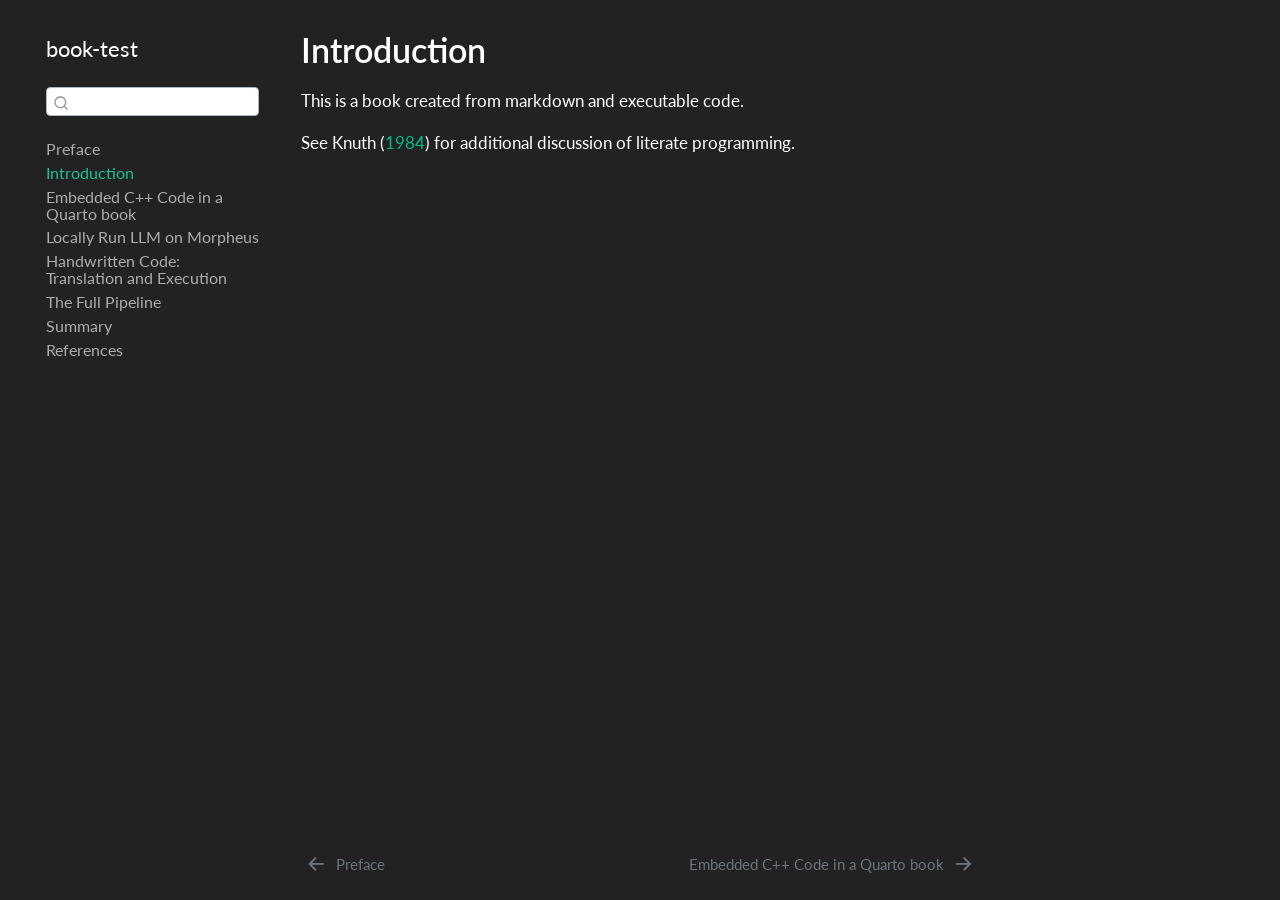
<file: _book/intro.html>
<!DOCTYPE html>
<html xmlns="http://www.w3.org/1999/xhtml" lang="en" xml:lang="en"><head>

<meta charset="utf-8">
<meta name="generator" content="quarto-1.9.37">

<meta name="viewport" content="width=device-width, initial-scale=1.0, user-scalable=yes">


<title>Introduction – book-test</title>
<style>
/* Default styles provided by pandoc.
** See https://pandoc.org/MANUAL.html#variables-for-html for config info.
*/
code{white-space: pre-wrap;}
span.smallcaps{font-variant: small-caps;}
div.columns{display: flex; gap: min(4vw, 1.5em);}
div.column{flex: auto; overflow-x: auto;}
div.hanging-indent{margin-left: 1.5em; text-indent: -1.5em;}
ul.task-list{list-style: none;}
ul.task-list li input[type="checkbox"] {
  width: 0.8em;
  margin: 0 0.8em 0.2em -1em; /* quarto-specific, see https://github.com/quarto-dev/quarto-cli/issues/4556 */ 
  vertical-align: middle;
}
/* CSS for citations */
div.csl-bib-body { }
div.csl-entry {
  clear: both;
}
.hanging-indent div.csl-entry {
  margin-left:2em;
  text-indent:-2em;
}
div.csl-left-margin {
  min-width:2em;
  float:left;
}
div.csl-right-inline {
  margin-left:2em;
  padding-left:1em;
}
div.csl-indent {
  margin-left: 2em;
}</style>


<script src="site_libs/quarto-nav/quarto-nav.js"></script>
<script src="site_libs/quarto-nav/headroom.min.js"></script>
<script src="site_libs/clipboard/clipboard.min.js"></script>
<script src="site_libs/quarto-search/autocomplete.umd.js"></script>
<script src="site_libs/quarto-search/fuse.min.js"></script>
<script src="site_libs/quarto-search/quarto-search.js"></script>
<meta name="quarto:offset" content="./">
<link href="./embedded-cpp-demo.html" rel="next">
<link href="./index.html" rel="prev">
<script src="site_libs/quarto-html/quarto.js" type="module"></script>
<script src="site_libs/quarto-html/tabsets/tabsets.js" type="module"></script>
<script src="site_libs/quarto-html/popper.min.js"></script>
<script src="site_libs/quarto-html/tippy.umd.min.js"></script>
<script src="site_libs/quarto-html/anchor.min.js"></script>
<link href="site_libs/quarto-html/tippy.css" rel="stylesheet">
<link href="site_libs/quarto-html/quarto-syntax-highlighting-dark-d0ae9245876894da5ac7e18953ecc5cc.css" rel="stylesheet" id="quarto-text-highlighting-styles">
<script src="site_libs/bootstrap/bootstrap.min.js"></script>
<link href="site_libs/bootstrap/bootstrap-icons.css" rel="stylesheet">
<link href="site_libs/bootstrap/bootstrap-ebbe2af21149f8b601cc8cccd0f7b055.min.css" rel="stylesheet" append-hash="true" id="quarto-bootstrap" data-mode="dark">
<script id="quarto-search-options" type="application/json">{
  "location": "sidebar",
  "copy-button": false,
  "collapse-after": 3,
  "panel-placement": "start",
  "type": "textbox",
  "limit": 50,
  "keyboard-shortcut": [
    "f",
    "/",
    "s"
  ],
  "show-item-context": false,
  "language": {
    "search-no-results-text": "No results",
    "search-matching-documents-text": "matching documents",
    "search-copy-link-title": "Copy link to search",
    "search-hide-matches-text": "Hide additional matches",
    "search-more-match-text": "more match in this document",
    "search-more-matches-text": "more matches in this document",
    "search-clear-button-title": "Clear",
    "search-text-placeholder": "",
    "search-detached-cancel-button-title": "Cancel",
    "search-submit-button-title": "Submit",
    "search-label": "Search"
  }
}</script>


</head>

<body class="nav-sidebar floating quarto-light">

<div id="quarto-search-results"></div>
  <header id="quarto-header" class="headroom fixed-top">
  <nav class="quarto-secondary-nav">
    <div class="container-fluid d-flex">
      <button type="button" class="quarto-btn-toggle btn" data-bs-toggle="collapse" role="button" data-bs-target=".quarto-sidebar-collapse-item" aria-controls="quarto-sidebar" aria-expanded="false" aria-label="Toggle sidebar navigation" onclick="if (window.quartoToggleHeadroom) { window.quartoToggleHeadroom(); }">
        <i class="bi bi-layout-text-sidebar-reverse"></i>
      </button>
        <nav class="quarto-page-breadcrumbs" aria-label="breadcrumb"><ol class="breadcrumb"><li class="breadcrumb-item"><a href="./intro.html">Introduction</a></li></ol></nav>
        <a class="flex-grow-1" role="navigation" data-bs-toggle="collapse" data-bs-target=".quarto-sidebar-collapse-item" aria-controls="quarto-sidebar" aria-expanded="false" aria-label="Toggle sidebar navigation" onclick="if (window.quartoToggleHeadroom) { window.quartoToggleHeadroom(); }">      
        </a>
      <button type="button" class="btn quarto-search-button" aria-label="Search" onclick="window.quartoOpenSearch();">
        <i class="bi bi-search"></i>
      </button>
    </div>
  </nav>
</header>
<!-- content -->
<div id="quarto-content" class="quarto-container page-columns page-rows-contents page-layout-article">
<!-- sidebar -->
  <nav id="quarto-sidebar" class="sidebar collapse collapse-horizontal quarto-sidebar-collapse-item sidebar-navigation floating overflow-auto">
    <div class="pt-lg-2 mt-2 text-left sidebar-header">
    <div class="sidebar-title mb-0 py-0">
      <a href="./">book-test</a> 
    </div>
      </div>
        <div class="mt-2 flex-shrink-0 align-items-center">
        <div class="sidebar-search">
        <div id="quarto-search" class="" title="Search"></div>
        </div>
        </div>
    <div class="sidebar-menu-container"> 
    <ul class="list-unstyled mt-1">
        <li class="sidebar-item">
  <div class="sidebar-item-container"> 
  <a href="./index.html" class="sidebar-item-text sidebar-link">
 <span class="menu-text">Preface</span></a>
  </div>
</li>
        <li class="sidebar-item">
  <div class="sidebar-item-container"> 
  <a href="./intro.html" class="sidebar-item-text sidebar-link active">
 <span class="menu-text">Introduction</span></a>
  </div>
</li>
        <li class="sidebar-item">
  <div class="sidebar-item-container"> 
  <a href="./embedded-cpp-demo.html" class="sidebar-item-text sidebar-link">
 <span class="menu-text">Embedded C++ Code in a Quarto book</span></a>
  </div>
</li>
        <li class="sidebar-item">
  <div class="sidebar-item-container"> 
  <a href="./local-llm-morpheus-install.html" class="sidebar-item-text sidebar-link">
 <span class="menu-text">Locally Run LLM on Morpheus</span></a>
  </div>
</li>
        <li class="sidebar-item">
  <div class="sidebar-item-container"> 
  <a href="./handwriting-to-code.html" class="sidebar-item-text sidebar-link">
 <span class="menu-text">Handwritten Code: Translation and Execution</span></a>
  </div>
</li>
        <li class="sidebar-item">
  <div class="sidebar-item-container"> 
  <a href="./handwritten-code-pipeline.html" class="sidebar-item-text sidebar-link">
 <span class="menu-text">The Full Pipeline</span></a>
  </div>
</li>
        <li class="sidebar-item">
  <div class="sidebar-item-container"> 
  <a href="./summary.html" class="sidebar-item-text sidebar-link">
 <span class="menu-text">Summary</span></a>
  </div>
</li>
        <li class="sidebar-item">
  <div class="sidebar-item-container"> 
  <a href="./references.html" class="sidebar-item-text sidebar-link">
 <span class="menu-text">References</span></a>
  </div>
</li>
    </ul>
    </div>
</nav>
<div id="quarto-sidebar-glass" class="quarto-sidebar-collapse-item" data-bs-toggle="collapse" data-bs-target=".quarto-sidebar-collapse-item"></div>
<!-- margin-sidebar -->
    <div id="quarto-margin-sidebar" class="sidebar margin-sidebar zindex-bottom">
        
    </div>
<!-- main -->
<main class="content" id="quarto-document-content">

<header id="title-block-header" class="quarto-title-block default">
<div class="quarto-title">
<h1 class="title">Introduction</h1>
</div>



<div class="quarto-title-meta">

    
  
    
  </div>
  


</header>


<p>This is a book created from markdown and executable code.</p>
<p>See <span class="citation" data-cites="knuth84">Knuth (<a href="references.html#ref-knuth84" role="doc-biblioref">1984</a>)</span> for additional discussion of literate programming.</p>


<div id="refs" class="references csl-bib-body hanging-indent" role="list" style="display: none">
<div id="ref-knuth84" class="csl-entry" role="listitem">
Knuth, Donald E. 1984. <span>“Literate Programming.”</span> <em>Comput. J.</em> (USA) 27 (2): 97–111. <a href="https://doi.org/10.1093/comjnl/27.2.97">https://doi.org/10.1093/comjnl/27.2.97</a>.
</div>
</div>

</main> <!-- /main -->
<script id="quarto-html-after-body" type="application/javascript">
  window.document.addEventListener("DOMContentLoaded", function (event) {
    const icon = "";
    const anchorJS = new window.AnchorJS();
    anchorJS.options = {
      placement: 'right',
      icon: icon
    };
    anchorJS.add('.anchored');
    const isCodeAnnotation = (el) => {
      for (const clz of el.classList) {
        if (clz.startsWith('code-annotation-')) {                     
          return true;
        }
      }
      return false;
    }
    const onCopySuccess = function(e) {
      // button target
      const button = e.trigger;
      // don't keep focus
      button.blur();
      // flash "checked"
      button.classList.add('code-copy-button-checked');
      var currentTitle = button.getAttribute("title");
      button.setAttribute("title", "Copied!");
      let tooltip;
      if (window.bootstrap) {
        button.setAttribute("data-bs-toggle", "tooltip");
        button.setAttribute("data-bs-placement", "left");
        button.setAttribute("data-bs-title", "Copied!");
        tooltip = new bootstrap.Tooltip(button, 
          { trigger: "manual", 
            customClass: "code-copy-button-tooltip",
            offset: [0, -8]});
        tooltip.show();    
      }
      setTimeout(function() {
        if (tooltip) {
          tooltip.hide();
          button.removeAttribute("data-bs-title");
          button.removeAttribute("data-bs-toggle");
          button.removeAttribute("data-bs-placement");
        }
        button.setAttribute("title", currentTitle);
        button.classList.remove('code-copy-button-checked');
      }, 1000);
      // clear code selection
      e.clearSelection();
    }
    const getTextToCopy = function(trigger) {
      const outerScaffold = trigger.parentElement.cloneNode(true);
      const codeEl = outerScaffold.querySelector('code');
      for (const childEl of codeEl.children) {
        if (isCodeAnnotation(childEl)) {
          childEl.remove();
        }
      }
      return codeEl.innerText;
    }
    const clipboard = new window.ClipboardJS('.code-copy-button:not([data-in-quarto-modal])', {
      text: getTextToCopy
    });
    clipboard.on('success', onCopySuccess);
    if (window.document.getElementById('quarto-embedded-source-code-modal')) {
      const clipboardModal = new window.ClipboardJS('.code-copy-button[data-in-quarto-modal]', {
        text: getTextToCopy,
        container: window.document.getElementById('quarto-embedded-source-code-modal')
      });
      clipboardModal.on('success', onCopySuccess);
    }
      var localhostRegex = new RegExp(/^(?:http|https):\/\/localhost\:?[0-9]*\//);
      var mailtoRegex = new RegExp(/^mailto:/);
        var filterRegex = new RegExp('/' + window.location.host + '/');
      var isInternal = (href) => {
          return filterRegex.test(href) || localhostRegex.test(href) || mailtoRegex.test(href);
      }
      // Inspect non-navigation links and adorn them if external
     var links = window.document.querySelectorAll('a[href]:not(.nav-link):not(.navbar-brand):not(.toc-action):not(.sidebar-link):not(.sidebar-item-toggle):not(.pagination-link):not(.no-external):not([aria-hidden]):not(.dropdown-item):not(.quarto-navigation-tool):not(.about-link)');
      for (var i=0; i<links.length; i++) {
        const link = links[i];
        if (!isInternal(link.href)) {
          // undo the damage that might have been done by quarto-nav.js in the case of
          // links that we want to consider external
          if (link.dataset.originalHref !== undefined) {
            link.href = link.dataset.originalHref;
          }
        }
      }
    function tippyHover(el, contentFn, onTriggerFn, onUntriggerFn) {
      const config = {
        allowHTML: true,
        maxWidth: 500,
        delay: 100,
        arrow: false,
        appendTo: function(el) {
            return el.parentElement;
        },
        interactive: true,
        interactiveBorder: 10,
        theme: 'quarto',
        placement: 'bottom-start',
      };
      if (contentFn) {
        config.content = contentFn;
      }
      if (onTriggerFn) {
        config.onTrigger = onTriggerFn;
      }
      if (onUntriggerFn) {
        config.onUntrigger = onUntriggerFn;
      }
      window.tippy(el, config); 
    }
    const noterefs = window.document.querySelectorAll('a[role="doc-noteref"]');
    for (var i=0; i<noterefs.length; i++) {
      const ref = noterefs[i];
      tippyHover(ref, function() {
        // use id or data attribute instead here
        let href = ref.getAttribute('data-footnote-href') || ref.getAttribute('href');
        try { href = new URL(href).hash; } catch {}
        const id = href.replace(/^#\/?/, "");
        const note = window.document.getElementById(id);
        if (note) {
          return note.innerHTML;
        } else {
          return "";
        }
      });
    }
    const xrefs = window.document.querySelectorAll('a.quarto-xref');
    const processXRef = (id, note) => {
      // Strip column container classes
      const stripColumnClz = (el) => {
        el.classList.remove("page-full", "page-columns");
        if (el.children) {
          for (const child of el.children) {
            stripColumnClz(child);
          }
        }
      }
      stripColumnClz(note)
      if (id === null || id.startsWith('sec-')) {
        // Special case sections, only their first couple elements
        const container = document.createElement("div");
        if (note.children && note.children.length > 2) {
          container.appendChild(note.children[0].cloneNode(true));
          for (let i = 1; i < note.children.length; i++) {
            const child = note.children[i];
            if (child.tagName === "P" && child.innerText === "") {
              continue;
            } else {
              container.appendChild(child.cloneNode(true));
              break;
            }
          }
          if (window.Quarto?.typesetMath) {
            window.Quarto.typesetMath(container);
          }
          return container.innerHTML
        } else {
          if (window.Quarto?.typesetMath) {
            window.Quarto.typesetMath(note);
          }
          return note.innerHTML;
        }
      } else {
        // Remove any anchor links if they are present
        const anchorLink = note.querySelector('a.anchorjs-link');
        if (anchorLink) {
          anchorLink.remove();
        }
        if (window.Quarto?.typesetMath) {
          window.Quarto.typesetMath(note);
        }
        if (note.classList.contains("callout")) {
          return note.outerHTML;
        } else {
          return note.innerHTML;
        }
      }
    }
    for (var i=0; i<xrefs.length; i++) {
      const xref = xrefs[i];
      tippyHover(xref, undefined, function(instance) {
        instance.disable();
        let url = xref.getAttribute('href');
        let hash = undefined; 
        if (url.startsWith('#')) {
          hash = url;
        } else {
          try { hash = new URL(url).hash; } catch {}
        }
        if (hash) {
          const id = hash.replace(/^#\/?/, "");
          const note = window.document.getElementById(id);
          if (note !== null) {
            try {
              const html = processXRef(id, note.cloneNode(true));
              instance.setContent(html);
            } finally {
              instance.enable();
              instance.show();
            }
          } else {
            // See if we can fetch this
            fetch(url.split('#')[0])
            .then(res => res.text())
            .then(html => {
              const parser = new DOMParser();
              const htmlDoc = parser.parseFromString(html, "text/html");
              const note = htmlDoc.getElementById(id);
              if (note !== null) {
                const html = processXRef(id, note);
                instance.setContent(html);
              } 
            }).finally(() => {
              instance.enable();
              instance.show();
            });
          }
        } else {
          // See if we can fetch a full url (with no hash to target)
          // This is a special case and we should probably do some content thinning / targeting
          fetch(url)
          .then(res => res.text())
          .then(html => {
            const parser = new DOMParser();
            const htmlDoc = parser.parseFromString(html, "text/html");
            const note = htmlDoc.querySelector('main.content');
            if (note !== null) {
              // This should only happen for chapter cross references
              // (since there is no id in the URL)
              // remove the first header
              if (note.children.length > 0 && note.children[0].tagName === "HEADER") {
                note.children[0].remove();
              }
              const html = processXRef(null, note);
              instance.setContent(html);
            } 
          }).finally(() => {
            instance.enable();
            instance.show();
          });
        }
      }, function(instance) {
      });
    }
        let selectedAnnoteEl;
        const selectorForAnnotation = ( cell, annotation) => {
          let cellAttr = 'data-code-cell="' + cell + '"';
          let lineAttr = 'data-code-annotation="' +  annotation + '"';
          const selector = 'span[' + cellAttr + '][' + lineAttr + ']';
          return selector;
        }
        const selectCodeLines = (annoteEl) => {
          const doc = window.document;
          const targetCell = annoteEl.getAttribute("data-target-cell");
          const targetAnnotation = annoteEl.getAttribute("data-target-annotation");
          const annoteSpan = window.document.querySelector(selectorForAnnotation(targetCell, targetAnnotation));
          const lines = annoteSpan.getAttribute("data-code-lines").split(",");
          const lineIds = lines.map((line) => {
            return targetCell + "-" + line;
          })
          let top = null;
          let height = null;
          let parent = null;
          if (lineIds.length > 0) {
              //compute the position of the single el (top and bottom and make a div)
              const el = window.document.getElementById(lineIds[0]);
              top = el.offsetTop;
              height = el.offsetHeight;
              parent = el.parentElement.parentElement;
            if (lineIds.length > 1) {
              const lastEl = window.document.getElementById(lineIds[lineIds.length - 1]);
              const bottom = lastEl.offsetTop + lastEl.offsetHeight;
              height = bottom - top;
            }
            if (top !== null && height !== null && parent !== null) {
              // cook up a div (if necessary) and position it 
              let div = window.document.getElementById("code-annotation-line-highlight");
              if (div === null) {
                div = window.document.createElement("div");
                div.setAttribute("id", "code-annotation-line-highlight");
                div.style.position = 'absolute';
                parent.appendChild(div);
              }
              div.style.top = top - 2 + "px";
              div.style.height = height + 4 + "px";
              div.style.left = 0;
              let gutterDiv = window.document.getElementById("code-annotation-line-highlight-gutter");
              if (gutterDiv === null) {
                gutterDiv = window.document.createElement("div");
                gutterDiv.setAttribute("id", "code-annotation-line-highlight-gutter");
                gutterDiv.style.position = 'absolute';
                const codeCell = window.document.getElementById(targetCell);
                const gutter = codeCell.querySelector('.code-annotation-gutter');
                gutter.appendChild(gutterDiv);
              }
              gutterDiv.style.top = top - 2 + "px";
              gutterDiv.style.height = height + 4 + "px";
            }
            selectedAnnoteEl = annoteEl;
          }
        };
        const unselectCodeLines = () => {
          const elementsIds = ["code-annotation-line-highlight", "code-annotation-line-highlight-gutter"];
          elementsIds.forEach((elId) => {
            const div = window.document.getElementById(elId);
            if (div) {
              div.remove();
            }
          });
          selectedAnnoteEl = undefined;
        };
          // Handle positioning of the toggle
      window.addEventListener(
        "resize",
        throttle(() => {
          elRect = undefined;
          if (selectedAnnoteEl) {
            selectCodeLines(selectedAnnoteEl);
          }
        }, 10)
      );
      function throttle(fn, ms) {
      let throttle = false;
      let timer;
        return (...args) => {
          if(!throttle) { // first call gets through
              fn.apply(this, args);
              throttle = true;
          } else { // all the others get throttled
              if(timer) clearTimeout(timer); // cancel #2
              timer = setTimeout(() => {
                fn.apply(this, args);
                timer = throttle = false;
              }, ms);
          }
        };
      }
        // Attach click handler to the DT
        const annoteDls = window.document.querySelectorAll('dt[data-target-cell]');
        for (const annoteDlNode of annoteDls) {
          annoteDlNode.addEventListener('click', (event) => {
            const clickedEl = event.target;
            if (clickedEl !== selectedAnnoteEl) {
              unselectCodeLines();
              const activeEl = window.document.querySelector('dt[data-target-cell].code-annotation-active');
              if (activeEl) {
                activeEl.classList.remove('code-annotation-active');
              }
              selectCodeLines(clickedEl);
              clickedEl.classList.add('code-annotation-active');
            } else {
              // Unselect the line
              unselectCodeLines();
              clickedEl.classList.remove('code-annotation-active');
            }
          });
        }
    const findCites = (el) => {
      const parentEl = el.parentElement;
      if (parentEl) {
        const cites = parentEl.dataset.cites;
        if (cites) {
          return {
            el,
            cites: cites.split(' ')
          };
        } else {
          return findCites(el.parentElement)
        }
      } else {
        return undefined;
      }
    };
    var bibliorefs = window.document.querySelectorAll('a[role="doc-biblioref"]');
    for (var i=0; i<bibliorefs.length; i++) {
      const ref = bibliorefs[i];
      const citeInfo = findCites(ref);
      if (citeInfo) {
        tippyHover(citeInfo.el, function() {
          var popup = window.document.createElement('div');
          citeInfo.cites.forEach(function(cite) {
            var citeDiv = window.document.createElement('div');
            citeDiv.classList.add('hanging-indent');
            citeDiv.classList.add('csl-entry');
            var biblioDiv = window.document.getElementById('ref-' + cite);
            if (biblioDiv) {
              citeDiv.innerHTML = biblioDiv.innerHTML;
            }
            popup.appendChild(citeDiv);
          });
          return popup.innerHTML;
        });
      }
    }
  });
  </script>
<nav class="page-navigation">
  <div class="nav-page nav-page-previous">
      <a href="./index.html" class="pagination-link" aria-label="Preface">
        <i class="bi bi-arrow-left-short"></i> <span class="nav-page-text">Preface</span>
      </a>          
  </div>
  <div class="nav-page nav-page-next">
      <a href="./embedded-cpp-demo.html" class="pagination-link" aria-label="Embedded C++ Code in a Quarto book">
        <span class="nav-page-text">Embedded C++ Code in a Quarto book</span> <i class="bi bi-arrow-right-short"></i>
      </a>
  </div>
</nav>
</div> <!-- /content -->




</body></html>
</file>
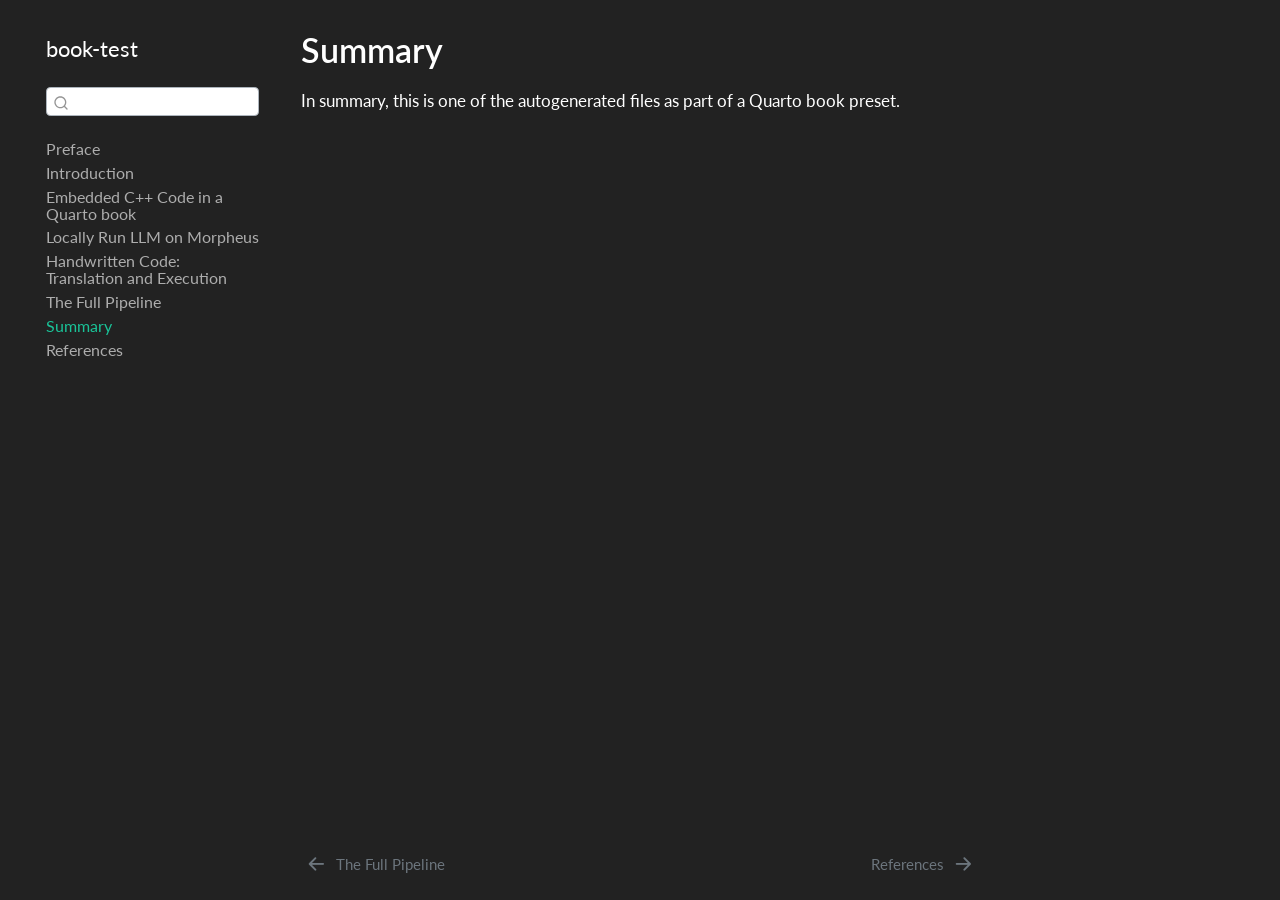
<file: _book/summary.html>
<!DOCTYPE html>
<html xmlns="http://www.w3.org/1999/xhtml" lang="en" xml:lang="en"><head>

<meta charset="utf-8">
<meta name="generator" content="quarto-1.9.37">

<meta name="viewport" content="width=device-width, initial-scale=1.0, user-scalable=yes">


<title>Summary – book-test</title>
<style>
/* Default styles provided by pandoc.
** See https://pandoc.org/MANUAL.html#variables-for-html for config info.
*/
code{white-space: pre-wrap;}
span.smallcaps{font-variant: small-caps;}
div.columns{display: flex; gap: min(4vw, 1.5em);}
div.column{flex: auto; overflow-x: auto;}
div.hanging-indent{margin-left: 1.5em; text-indent: -1.5em;}
ul.task-list{list-style: none;}
ul.task-list li input[type="checkbox"] {
  width: 0.8em;
  margin: 0 0.8em 0.2em -1em; /* quarto-specific, see https://github.com/quarto-dev/quarto-cli/issues/4556 */ 
  vertical-align: middle;
}
</style>


<script src="site_libs/quarto-nav/quarto-nav.js"></script>
<script src="site_libs/quarto-nav/headroom.min.js"></script>
<script src="site_libs/clipboard/clipboard.min.js"></script>
<script src="site_libs/quarto-search/autocomplete.umd.js"></script>
<script src="site_libs/quarto-search/fuse.min.js"></script>
<script src="site_libs/quarto-search/quarto-search.js"></script>
<meta name="quarto:offset" content="./">
<link href="./references.html" rel="next">
<link href="./handwritten-code-pipeline.html" rel="prev">
<script src="site_libs/quarto-html/quarto.js" type="module"></script>
<script src="site_libs/quarto-html/tabsets/tabsets.js" type="module"></script>
<script src="site_libs/quarto-html/popper.min.js"></script>
<script src="site_libs/quarto-html/tippy.umd.min.js"></script>
<script src="site_libs/quarto-html/anchor.min.js"></script>
<link href="site_libs/quarto-html/tippy.css" rel="stylesheet">
<link href="site_libs/quarto-html/quarto-syntax-highlighting-dark-d0ae9245876894da5ac7e18953ecc5cc.css" rel="stylesheet" id="quarto-text-highlighting-styles">
<script src="site_libs/bootstrap/bootstrap.min.js"></script>
<link href="site_libs/bootstrap/bootstrap-icons.css" rel="stylesheet">
<link href="site_libs/bootstrap/bootstrap-ebbe2af21149f8b601cc8cccd0f7b055.min.css" rel="stylesheet" append-hash="true" id="quarto-bootstrap" data-mode="dark">
<script id="quarto-search-options" type="application/json">{
  "location": "sidebar",
  "copy-button": false,
  "collapse-after": 3,
  "panel-placement": "start",
  "type": "textbox",
  "limit": 50,
  "keyboard-shortcut": [
    "f",
    "/",
    "s"
  ],
  "show-item-context": false,
  "language": {
    "search-no-results-text": "No results",
    "search-matching-documents-text": "matching documents",
    "search-copy-link-title": "Copy link to search",
    "search-hide-matches-text": "Hide additional matches",
    "search-more-match-text": "more match in this document",
    "search-more-matches-text": "more matches in this document",
    "search-clear-button-title": "Clear",
    "search-text-placeholder": "",
    "search-detached-cancel-button-title": "Cancel",
    "search-submit-button-title": "Submit",
    "search-label": "Search"
  }
}</script>


</head>

<body class="nav-sidebar floating quarto-light">

<div id="quarto-search-results"></div>
  <header id="quarto-header" class="headroom fixed-top">
  <nav class="quarto-secondary-nav">
    <div class="container-fluid d-flex">
      <button type="button" class="quarto-btn-toggle btn" data-bs-toggle="collapse" role="button" data-bs-target=".quarto-sidebar-collapse-item" aria-controls="quarto-sidebar" aria-expanded="false" aria-label="Toggle sidebar navigation" onclick="if (window.quartoToggleHeadroom) { window.quartoToggleHeadroom(); }">
        <i class="bi bi-layout-text-sidebar-reverse"></i>
      </button>
        <nav class="quarto-page-breadcrumbs" aria-label="breadcrumb"><ol class="breadcrumb"><li class="breadcrumb-item"><a href="./summary.html">Summary</a></li></ol></nav>
        <a class="flex-grow-1" role="navigation" data-bs-toggle="collapse" data-bs-target=".quarto-sidebar-collapse-item" aria-controls="quarto-sidebar" aria-expanded="false" aria-label="Toggle sidebar navigation" onclick="if (window.quartoToggleHeadroom) { window.quartoToggleHeadroom(); }">      
        </a>
      <button type="button" class="btn quarto-search-button" aria-label="Search" onclick="window.quartoOpenSearch();">
        <i class="bi bi-search"></i>
      </button>
    </div>
  </nav>
</header>
<!-- content -->
<div id="quarto-content" class="quarto-container page-columns page-rows-contents page-layout-article">
<!-- sidebar -->
  <nav id="quarto-sidebar" class="sidebar collapse collapse-horizontal quarto-sidebar-collapse-item sidebar-navigation floating overflow-auto">
    <div class="pt-lg-2 mt-2 text-left sidebar-header">
    <div class="sidebar-title mb-0 py-0">
      <a href="./">book-test</a> 
    </div>
      </div>
        <div class="mt-2 flex-shrink-0 align-items-center">
        <div class="sidebar-search">
        <div id="quarto-search" class="" title="Search"></div>
        </div>
        </div>
    <div class="sidebar-menu-container"> 
    <ul class="list-unstyled mt-1">
        <li class="sidebar-item">
  <div class="sidebar-item-container"> 
  <a href="./index.html" class="sidebar-item-text sidebar-link">
 <span class="menu-text">Preface</span></a>
  </div>
</li>
        <li class="sidebar-item">
  <div class="sidebar-item-container"> 
  <a href="./intro.html" class="sidebar-item-text sidebar-link">
 <span class="menu-text">Introduction</span></a>
  </div>
</li>
        <li class="sidebar-item">
  <div class="sidebar-item-container"> 
  <a href="./embedded-cpp-demo.html" class="sidebar-item-text sidebar-link">
 <span class="menu-text">Embedded C++ Code in a Quarto book</span></a>
  </div>
</li>
        <li class="sidebar-item">
  <div class="sidebar-item-container"> 
  <a href="./local-llm-morpheus-install.html" class="sidebar-item-text sidebar-link">
 <span class="menu-text">Locally Run LLM on Morpheus</span></a>
  </div>
</li>
        <li class="sidebar-item">
  <div class="sidebar-item-container"> 
  <a href="./handwriting-to-code.html" class="sidebar-item-text sidebar-link">
 <span class="menu-text">Handwritten Code: Translation and Execution</span></a>
  </div>
</li>
        <li class="sidebar-item">
  <div class="sidebar-item-container"> 
  <a href="./handwritten-code-pipeline.html" class="sidebar-item-text sidebar-link">
 <span class="menu-text">The Full Pipeline</span></a>
  </div>
</li>
        <li class="sidebar-item">
  <div class="sidebar-item-container"> 
  <a href="./summary.html" class="sidebar-item-text sidebar-link active">
 <span class="menu-text">Summary</span></a>
  </div>
</li>
        <li class="sidebar-item">
  <div class="sidebar-item-container"> 
  <a href="./references.html" class="sidebar-item-text sidebar-link">
 <span class="menu-text">References</span></a>
  </div>
</li>
    </ul>
    </div>
</nav>
<div id="quarto-sidebar-glass" class="quarto-sidebar-collapse-item" data-bs-toggle="collapse" data-bs-target=".quarto-sidebar-collapse-item"></div>
<!-- margin-sidebar -->
    <div id="quarto-margin-sidebar" class="sidebar margin-sidebar zindex-bottom">
        
    </div>
<!-- main -->
<main class="content" id="quarto-document-content">

<header id="title-block-header" class="quarto-title-block default">
<div class="quarto-title">
<h1 class="title">Summary</h1>
</div>



<div class="quarto-title-meta">

    
  
    
  </div>
  


</header>


<p>In summary, this is one of the autogenerated files as part of a Quarto book preset.</p>



</main> <!-- /main -->
<script id="quarto-html-after-body" type="application/javascript">
  window.document.addEventListener("DOMContentLoaded", function (event) {
    const icon = "";
    const anchorJS = new window.AnchorJS();
    anchorJS.options = {
      placement: 'right',
      icon: icon
    };
    anchorJS.add('.anchored');
    const isCodeAnnotation = (el) => {
      for (const clz of el.classList) {
        if (clz.startsWith('code-annotation-')) {                     
          return true;
        }
      }
      return false;
    }
    const onCopySuccess = function(e) {
      // button target
      const button = e.trigger;
      // don't keep focus
      button.blur();
      // flash "checked"
      button.classList.add('code-copy-button-checked');
      var currentTitle = button.getAttribute("title");
      button.setAttribute("title", "Copied!");
      let tooltip;
      if (window.bootstrap) {
        button.setAttribute("data-bs-toggle", "tooltip");
        button.setAttribute("data-bs-placement", "left");
        button.setAttribute("data-bs-title", "Copied!");
        tooltip = new bootstrap.Tooltip(button, 
          { trigger: "manual", 
            customClass: "code-copy-button-tooltip",
            offset: [0, -8]});
        tooltip.show();    
      }
      setTimeout(function() {
        if (tooltip) {
          tooltip.hide();
          button.removeAttribute("data-bs-title");
          button.removeAttribute("data-bs-toggle");
          button.removeAttribute("data-bs-placement");
        }
        button.setAttribute("title", currentTitle);
        button.classList.remove('code-copy-button-checked');
      }, 1000);
      // clear code selection
      e.clearSelection();
    }
    const getTextToCopy = function(trigger) {
      const outerScaffold = trigger.parentElement.cloneNode(true);
      const codeEl = outerScaffold.querySelector('code');
      for (const childEl of codeEl.children) {
        if (isCodeAnnotation(childEl)) {
          childEl.remove();
        }
      }
      return codeEl.innerText;
    }
    const clipboard = new window.ClipboardJS('.code-copy-button:not([data-in-quarto-modal])', {
      text: getTextToCopy
    });
    clipboard.on('success', onCopySuccess);
    if (window.document.getElementById('quarto-embedded-source-code-modal')) {
      const clipboardModal = new window.ClipboardJS('.code-copy-button[data-in-quarto-modal]', {
        text: getTextToCopy,
        container: window.document.getElementById('quarto-embedded-source-code-modal')
      });
      clipboardModal.on('success', onCopySuccess);
    }
      var localhostRegex = new RegExp(/^(?:http|https):\/\/localhost\:?[0-9]*\//);
      var mailtoRegex = new RegExp(/^mailto:/);
        var filterRegex = new RegExp('/' + window.location.host + '/');
      var isInternal = (href) => {
          return filterRegex.test(href) || localhostRegex.test(href) || mailtoRegex.test(href);
      }
      // Inspect non-navigation links and adorn them if external
     var links = window.document.querySelectorAll('a[href]:not(.nav-link):not(.navbar-brand):not(.toc-action):not(.sidebar-link):not(.sidebar-item-toggle):not(.pagination-link):not(.no-external):not([aria-hidden]):not(.dropdown-item):not(.quarto-navigation-tool):not(.about-link)');
      for (var i=0; i<links.length; i++) {
        const link = links[i];
        if (!isInternal(link.href)) {
          // undo the damage that might have been done by quarto-nav.js in the case of
          // links that we want to consider external
          if (link.dataset.originalHref !== undefined) {
            link.href = link.dataset.originalHref;
          }
        }
      }
    function tippyHover(el, contentFn, onTriggerFn, onUntriggerFn) {
      const config = {
        allowHTML: true,
        maxWidth: 500,
        delay: 100,
        arrow: false,
        appendTo: function(el) {
            return el.parentElement;
        },
        interactive: true,
        interactiveBorder: 10,
        theme: 'quarto',
        placement: 'bottom-start',
      };
      if (contentFn) {
        config.content = contentFn;
      }
      if (onTriggerFn) {
        config.onTrigger = onTriggerFn;
      }
      if (onUntriggerFn) {
        config.onUntrigger = onUntriggerFn;
      }
      window.tippy(el, config); 
    }
    const noterefs = window.document.querySelectorAll('a[role="doc-noteref"]');
    for (var i=0; i<noterefs.length; i++) {
      const ref = noterefs[i];
      tippyHover(ref, function() {
        // use id or data attribute instead here
        let href = ref.getAttribute('data-footnote-href') || ref.getAttribute('href');
        try { href = new URL(href).hash; } catch {}
        const id = href.replace(/^#\/?/, "");
        const note = window.document.getElementById(id);
        if (note) {
          return note.innerHTML;
        } else {
          return "";
        }
      });
    }
    const xrefs = window.document.querySelectorAll('a.quarto-xref');
    const processXRef = (id, note) => {
      // Strip column container classes
      const stripColumnClz = (el) => {
        el.classList.remove("page-full", "page-columns");
        if (el.children) {
          for (const child of el.children) {
            stripColumnClz(child);
          }
        }
      }
      stripColumnClz(note)
      if (id === null || id.startsWith('sec-')) {
        // Special case sections, only their first couple elements
        const container = document.createElement("div");
        if (note.children && note.children.length > 2) {
          container.appendChild(note.children[0].cloneNode(true));
          for (let i = 1; i < note.children.length; i++) {
            const child = note.children[i];
            if (child.tagName === "P" && child.innerText === "") {
              continue;
            } else {
              container.appendChild(child.cloneNode(true));
              break;
            }
          }
          if (window.Quarto?.typesetMath) {
            window.Quarto.typesetMath(container);
          }
          return container.innerHTML
        } else {
          if (window.Quarto?.typesetMath) {
            window.Quarto.typesetMath(note);
          }
          return note.innerHTML;
        }
      } else {
        // Remove any anchor links if they are present
        const anchorLink = note.querySelector('a.anchorjs-link');
        if (anchorLink) {
          anchorLink.remove();
        }
        if (window.Quarto?.typesetMath) {
          window.Quarto.typesetMath(note);
        }
        if (note.classList.contains("callout")) {
          return note.outerHTML;
        } else {
          return note.innerHTML;
        }
      }
    }
    for (var i=0; i<xrefs.length; i++) {
      const xref = xrefs[i];
      tippyHover(xref, undefined, function(instance) {
        instance.disable();
        let url = xref.getAttribute('href');
        let hash = undefined; 
        if (url.startsWith('#')) {
          hash = url;
        } else {
          try { hash = new URL(url).hash; } catch {}
        }
        if (hash) {
          const id = hash.replace(/^#\/?/, "");
          const note = window.document.getElementById(id);
          if (note !== null) {
            try {
              const html = processXRef(id, note.cloneNode(true));
              instance.setContent(html);
            } finally {
              instance.enable();
              instance.show();
            }
          } else {
            // See if we can fetch this
            fetch(url.split('#')[0])
            .then(res => res.text())
            .then(html => {
              const parser = new DOMParser();
              const htmlDoc = parser.parseFromString(html, "text/html");
              const note = htmlDoc.getElementById(id);
              if (note !== null) {
                const html = processXRef(id, note);
                instance.setContent(html);
              } 
            }).finally(() => {
              instance.enable();
              instance.show();
            });
          }
        } else {
          // See if we can fetch a full url (with no hash to target)
          // This is a special case and we should probably do some content thinning / targeting
          fetch(url)
          .then(res => res.text())
          .then(html => {
            const parser = new DOMParser();
            const htmlDoc = parser.parseFromString(html, "text/html");
            const note = htmlDoc.querySelector('main.content');
            if (note !== null) {
              // This should only happen for chapter cross references
              // (since there is no id in the URL)
              // remove the first header
              if (note.children.length > 0 && note.children[0].tagName === "HEADER") {
                note.children[0].remove();
              }
              const html = processXRef(null, note);
              instance.setContent(html);
            } 
          }).finally(() => {
            instance.enable();
            instance.show();
          });
        }
      }, function(instance) {
      });
    }
        let selectedAnnoteEl;
        const selectorForAnnotation = ( cell, annotation) => {
          let cellAttr = 'data-code-cell="' + cell + '"';
          let lineAttr = 'data-code-annotation="' +  annotation + '"';
          const selector = 'span[' + cellAttr + '][' + lineAttr + ']';
          return selector;
        }
        const selectCodeLines = (annoteEl) => {
          const doc = window.document;
          const targetCell = annoteEl.getAttribute("data-target-cell");
          const targetAnnotation = annoteEl.getAttribute("data-target-annotation");
          const annoteSpan = window.document.querySelector(selectorForAnnotation(targetCell, targetAnnotation));
          const lines = annoteSpan.getAttribute("data-code-lines").split(",");
          const lineIds = lines.map((line) => {
            return targetCell + "-" + line;
          })
          let top = null;
          let height = null;
          let parent = null;
          if (lineIds.length > 0) {
              //compute the position of the single el (top and bottom and make a div)
              const el = window.document.getElementById(lineIds[0]);
              top = el.offsetTop;
              height = el.offsetHeight;
              parent = el.parentElement.parentElement;
            if (lineIds.length > 1) {
              const lastEl = window.document.getElementById(lineIds[lineIds.length - 1]);
              const bottom = lastEl.offsetTop + lastEl.offsetHeight;
              height = bottom - top;
            }
            if (top !== null && height !== null && parent !== null) {
              // cook up a div (if necessary) and position it 
              let div = window.document.getElementById("code-annotation-line-highlight");
              if (div === null) {
                div = window.document.createElement("div");
                div.setAttribute("id", "code-annotation-line-highlight");
                div.style.position = 'absolute';
                parent.appendChild(div);
              }
              div.style.top = top - 2 + "px";
              div.style.height = height + 4 + "px";
              div.style.left = 0;
              let gutterDiv = window.document.getElementById("code-annotation-line-highlight-gutter");
              if (gutterDiv === null) {
                gutterDiv = window.document.createElement("div");
                gutterDiv.setAttribute("id", "code-annotation-line-highlight-gutter");
                gutterDiv.style.position = 'absolute';
                const codeCell = window.document.getElementById(targetCell);
                const gutter = codeCell.querySelector('.code-annotation-gutter');
                gutter.appendChild(gutterDiv);
              }
              gutterDiv.style.top = top - 2 + "px";
              gutterDiv.style.height = height + 4 + "px";
            }
            selectedAnnoteEl = annoteEl;
          }
        };
        const unselectCodeLines = () => {
          const elementsIds = ["code-annotation-line-highlight", "code-annotation-line-highlight-gutter"];
          elementsIds.forEach((elId) => {
            const div = window.document.getElementById(elId);
            if (div) {
              div.remove();
            }
          });
          selectedAnnoteEl = undefined;
        };
          // Handle positioning of the toggle
      window.addEventListener(
        "resize",
        throttle(() => {
          elRect = undefined;
          if (selectedAnnoteEl) {
            selectCodeLines(selectedAnnoteEl);
          }
        }, 10)
      );
      function throttle(fn, ms) {
      let throttle = false;
      let timer;
        return (...args) => {
          if(!throttle) { // first call gets through
              fn.apply(this, args);
              throttle = true;
          } else { // all the others get throttled
              if(timer) clearTimeout(timer); // cancel #2
              timer = setTimeout(() => {
                fn.apply(this, args);
                timer = throttle = false;
              }, ms);
          }
        };
      }
        // Attach click handler to the DT
        const annoteDls = window.document.querySelectorAll('dt[data-target-cell]');
        for (const annoteDlNode of annoteDls) {
          annoteDlNode.addEventListener('click', (event) => {
            const clickedEl = event.target;
            if (clickedEl !== selectedAnnoteEl) {
              unselectCodeLines();
              const activeEl = window.document.querySelector('dt[data-target-cell].code-annotation-active');
              if (activeEl) {
                activeEl.classList.remove('code-annotation-active');
              }
              selectCodeLines(clickedEl);
              clickedEl.classList.add('code-annotation-active');
            } else {
              // Unselect the line
              unselectCodeLines();
              clickedEl.classList.remove('code-annotation-active');
            }
          });
        }
    const findCites = (el) => {
      const parentEl = el.parentElement;
      if (parentEl) {
        const cites = parentEl.dataset.cites;
        if (cites) {
          return {
            el,
            cites: cites.split(' ')
          };
        } else {
          return findCites(el.parentElement)
        }
      } else {
        return undefined;
      }
    };
    var bibliorefs = window.document.querySelectorAll('a[role="doc-biblioref"]');
    for (var i=0; i<bibliorefs.length; i++) {
      const ref = bibliorefs[i];
      const citeInfo = findCites(ref);
      if (citeInfo) {
        tippyHover(citeInfo.el, function() {
          var popup = window.document.createElement('div');
          citeInfo.cites.forEach(function(cite) {
            var citeDiv = window.document.createElement('div');
            citeDiv.classList.add('hanging-indent');
            citeDiv.classList.add('csl-entry');
            var biblioDiv = window.document.getElementById('ref-' + cite);
            if (biblioDiv) {
              citeDiv.innerHTML = biblioDiv.innerHTML;
            }
            popup.appendChild(citeDiv);
          });
          return popup.innerHTML;
        });
      }
    }
  });
  </script>
<nav class="page-navigation">
  <div class="nav-page nav-page-previous">
      <a href="./handwritten-code-pipeline.html" class="pagination-link" aria-label="The Full Pipeline">
        <i class="bi bi-arrow-left-short"></i> <span class="nav-page-text">The Full Pipeline</span>
      </a>          
  </div>
  <div class="nav-page nav-page-next">
      <a href="./references.html" class="pagination-link" aria-label="References">
        <span class="nav-page-text">References</span> <i class="bi bi-arrow-right-short"></i>
      </a>
  </div>
</nav>
</div> <!-- /content -->




</body></html>
</file>
<file: _book/site_libs/quarto-html/tippy.css>
.tippy-box[data-animation=fade][data-state=hidden]{opacity:0}[data-tippy-root]{max-width:calc(100vw - 10px)}.tippy-box{position:relative;background-color:#333;color:#fff;border-radius:4px;font-size:14px;line-height:1.4;white-space:normal;outline:0;transition-property:transform,visibility,opacity}.tippy-box[data-placement^=top]>.tippy-arrow{bottom:0}.tippy-box[data-placement^=top]>.tippy-arrow:before{bottom:-7px;left:0;border-width:8px 8px 0;border-top-color:initial;transform-origin:center top}.tippy-box[data-placement^=bottom]>.tippy-arrow{top:0}.tippy-box[data-placement^=bottom]>.tippy-arrow:before{top:-7px;left:0;border-width:0 8px 8px;border-bottom-color:initial;transform-origin:center bottom}.tippy-box[data-placement^=left]>.tippy-arrow{right:0}.tippy-box[data-placement^=left]>.tippy-arrow:before{border-width:8px 0 8px 8px;border-left-color:initial;right:-7px;transform-origin:center left}.tippy-box[data-placement^=right]>.tippy-arrow{left:0}.tippy-box[data-placement^=right]>.tippy-arrow:before{left:-7px;border-width:8px 8px 8px 0;border-right-color:initial;transform-origin:center right}.tippy-box[data-inertia][data-state=visible]{transition-timing-function:cubic-bezier(.54,1.5,.38,1.11)}.tippy-arrow{width:16px;height:16px;color:#333}.tippy-arrow:before{content:"";position:absolute;border-color:transparent;border-style:solid}.tippy-content{position:relative;padding:5px 9px;z-index:1}
</file>
<file: _book/site_libs/quarto-html/quarto-syntax-highlighting-dark-d0ae9245876894da5ac7e18953ecc5cc.css>
/* quarto syntax highlight colors */
:root {
  --quarto-hl-al-color: #f07178;
  --quarto-hl-an-color: #d4d0ab;
  --quarto-hl-at-color: #00e0e0;
  --quarto-hl-bn-color: #d4d0ab;
  --quarto-hl-bu-color: #abe338;
  --quarto-hl-ch-color: #abe338;
  --quarto-hl-co-color: #f8f8f2;
  --quarto-hl-cv-color: #ffd700;
  --quarto-hl-cn-color: #ffd700;
  --quarto-hl-cf-color: #ffa07a;
  --quarto-hl-dt-color: #ffa07a;
  --quarto-hl-dv-color: #d4d0ab;
  --quarto-hl-do-color: #f8f8f2;
  --quarto-hl-er-color: #f07178;
  --quarto-hl-ex-color: #00e0e0;
  --quarto-hl-fl-color: #d4d0ab;
  --quarto-hl-fu-color: #ffa07a;
  --quarto-hl-im-color: #abe338;
  --quarto-hl-in-color: #d4d0ab;
  --quarto-hl-kw-color: #ffa07a;
  --quarto-hl-op-color: #ffa07a;
  --quarto-hl-ot-color: #00e0e0;
  --quarto-hl-pp-color: #dcc6e0;
  --quarto-hl-re-color: #00e0e0;
  --quarto-hl-sc-color: #abe338;
  --quarto-hl-ss-color: #abe338;
  --quarto-hl-st-color: #abe338;
  --quarto-hl-va-color: #00e0e0;
  --quarto-hl-vs-color: #abe338;
  --quarto-hl-wa-color: #dcc6e0;
}

/* other quarto variables */
:root {
  --quarto-font-monospace: SFMono-Regular, Menlo, Monaco, Consolas, "Liberation Mono", "Courier New", monospace;
}

/* syntax highlight based on Pandoc's rules */
pre > code.sourceCode > span {
  color: #f8f8f2;
}

code.sourceCode > span {
  color: #f8f8f2;
}

div.sourceCode,
div.sourceCode pre.sourceCode {
  color: #f8f8f2;
}

/* Normal */
code span {
  color: #f8f8f2;
}

/* Alert */
code span.al {
  color: #f07178;
}

/* Annotation */
code span.an {
  color: #d4d0ab;
}

/* Attribute */
code span.at {
  color: #00e0e0;
}

/* BaseN */
code span.bn {
  color: #d4d0ab;
}

/* BuiltIn */
code span.bu {
  color: #abe338;
}

/* ControlFlow */
code span.cf {
  font-weight: bold;
  color: #ffa07a;
}

/* Char */
code span.ch {
  color: #abe338;
}

/* Constant */
code span.cn {
  color: #ffd700;
}

/* Comment */
code span.co {
  font-style: italic;
  color: #f8f8f2;
}

/* CommentVar */
code span.cv {
  color: #ffd700;
}

/* Documentation */
code span.do {
  color: #f8f8f2;
}

/* DataType */
code span.dt {
  color: #ffa07a;
}

/* DecVal */
code span.dv {
  color: #d4d0ab;
}

/* Error */
code span.er {
  color: #f07178;
  text-decoration: underline;
}

/* Extension */
code span.ex {
  font-weight: bold;
  color: #00e0e0;
}

/* Float */
code span.fl {
  color: #d4d0ab;
}

/* Function */
code span.fu {
  color: #ffa07a;
}

/* Import */
code span.im {
  color: #abe338;
}

/* Information */
code span.in {
  color: #d4d0ab;
}

/* Keyword */
code span.kw {
  font-weight: bold;
  color: #ffa07a;
}

/* Operator */
code span.op {
  color: #ffa07a;
}

/* Other */
code span.ot {
  color: #00e0e0;
}

/* Preprocessor */
code span.pp {
  color: #dcc6e0;
}

/* RegionMarker */
code span.re {
  background-color: #f8f8f2;
  color: #00e0e0;
}

/* SpecialChar */
code span.sc {
  color: #abe338;
}

/* SpecialString */
code span.ss {
  color: #abe338;
}

/* String */
code span.st {
  color: #abe338;
}

/* Variable */
code span.va {
  color: #00e0e0;
}

/* VerbatimString */
code span.vs {
  color: #abe338;
}

/* Warning */
code span.wa {
  color: #dcc6e0;
}

.prevent-inlining {
  content: "</";
}

/*# sourceMappingURL=e2dac9153eaf3c552d5043f9565d03d7.css.map */
</file>
